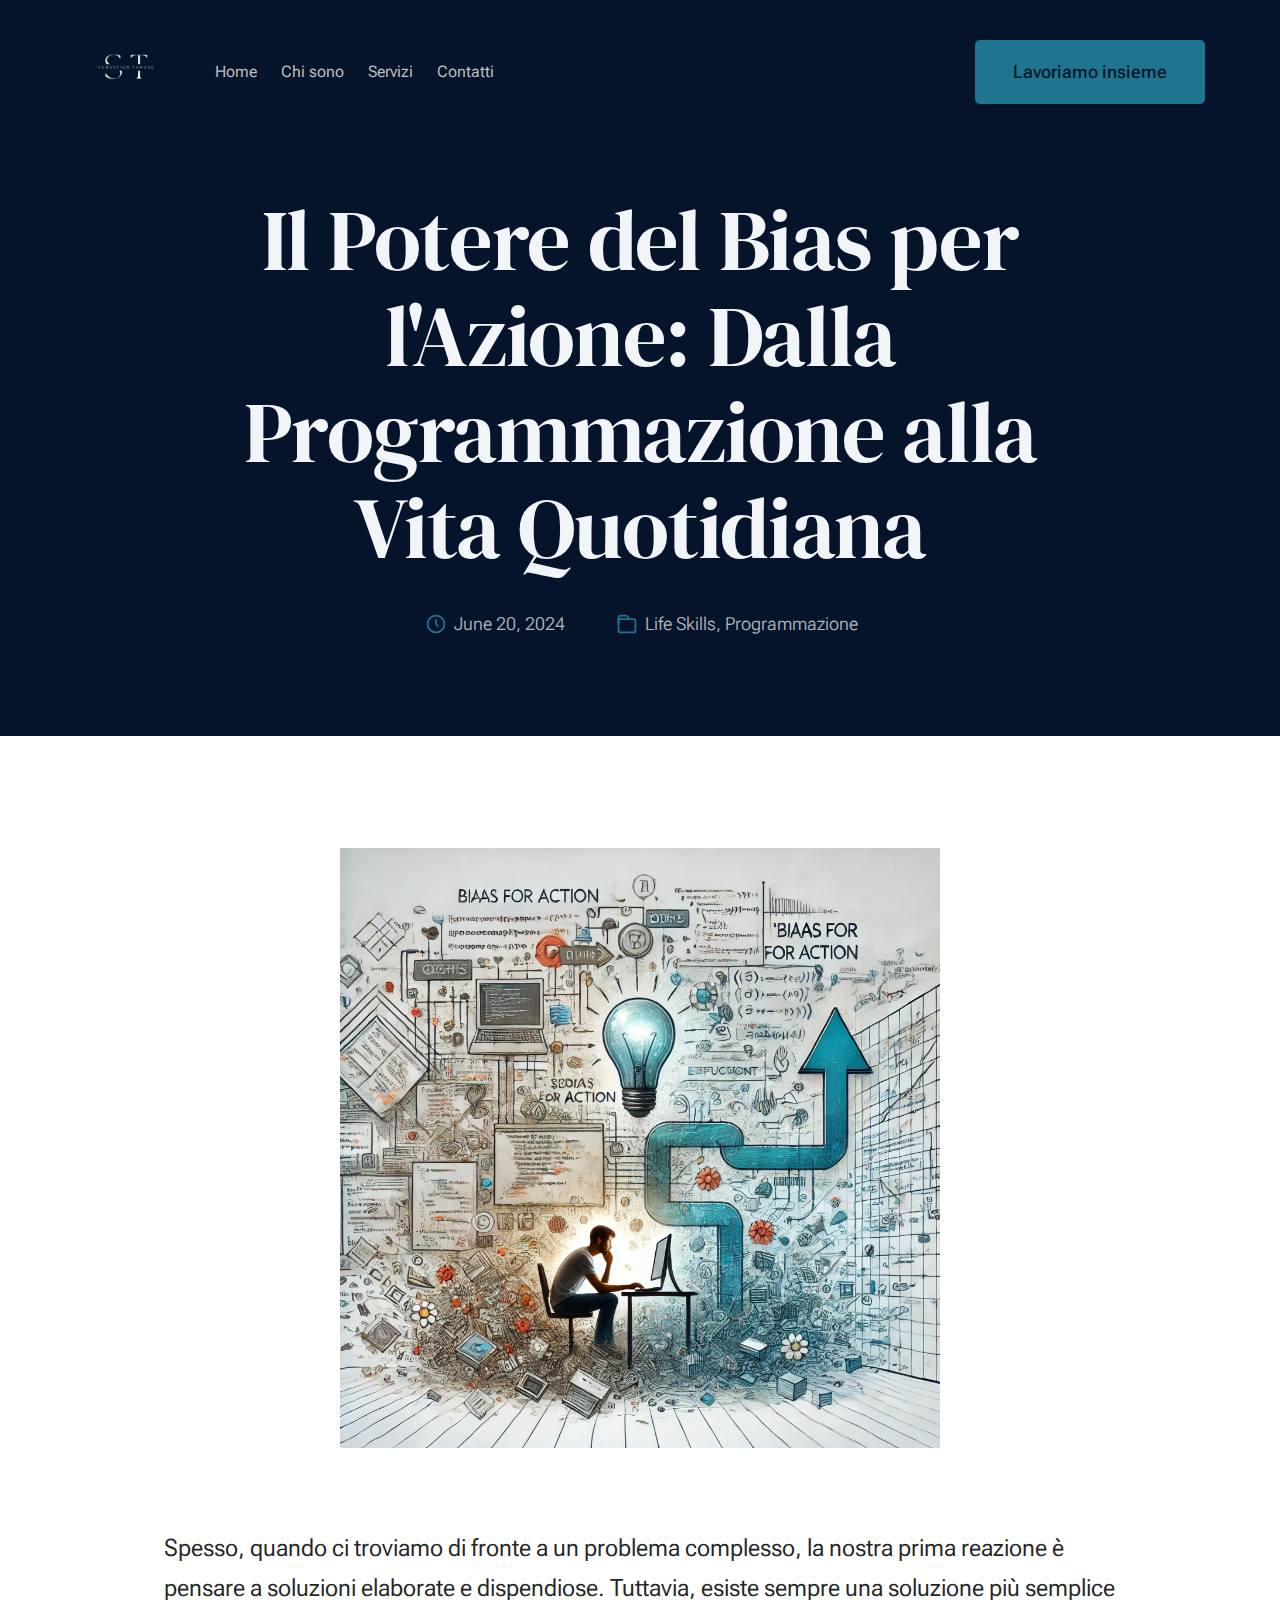
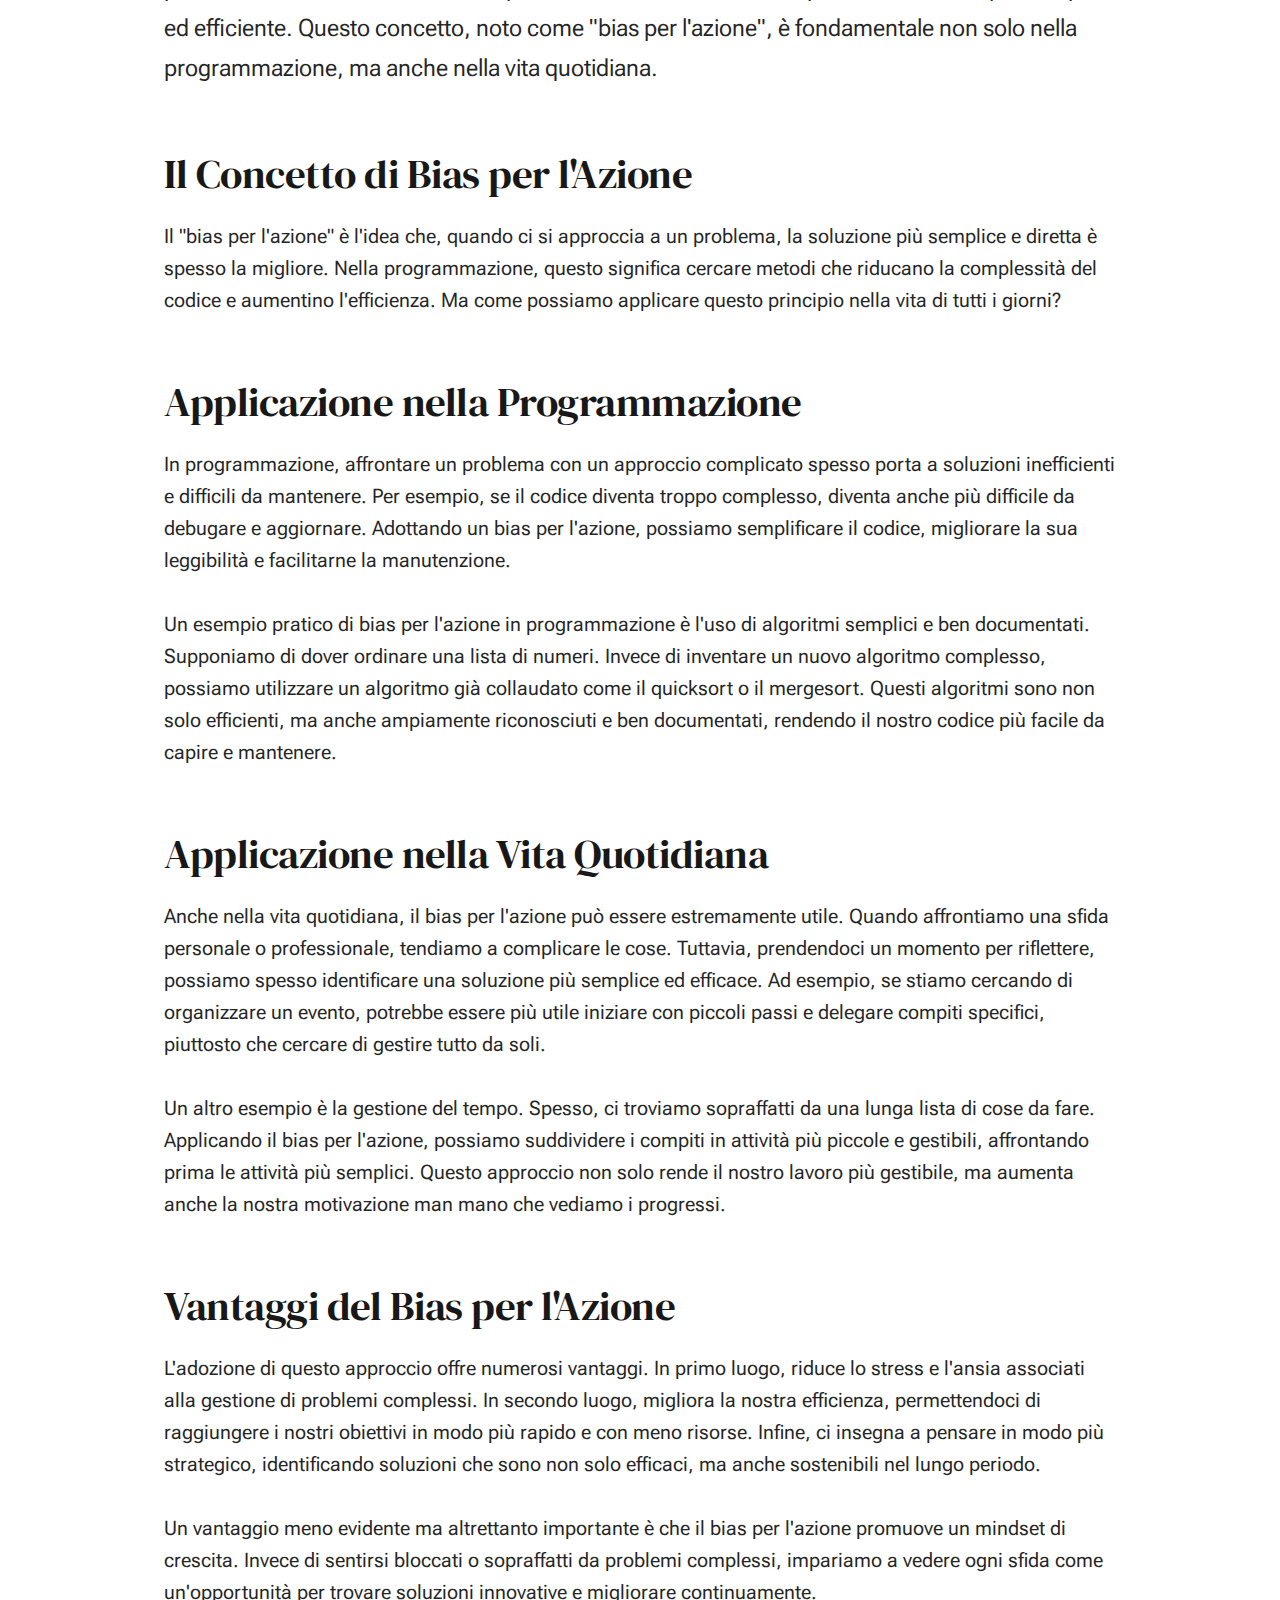
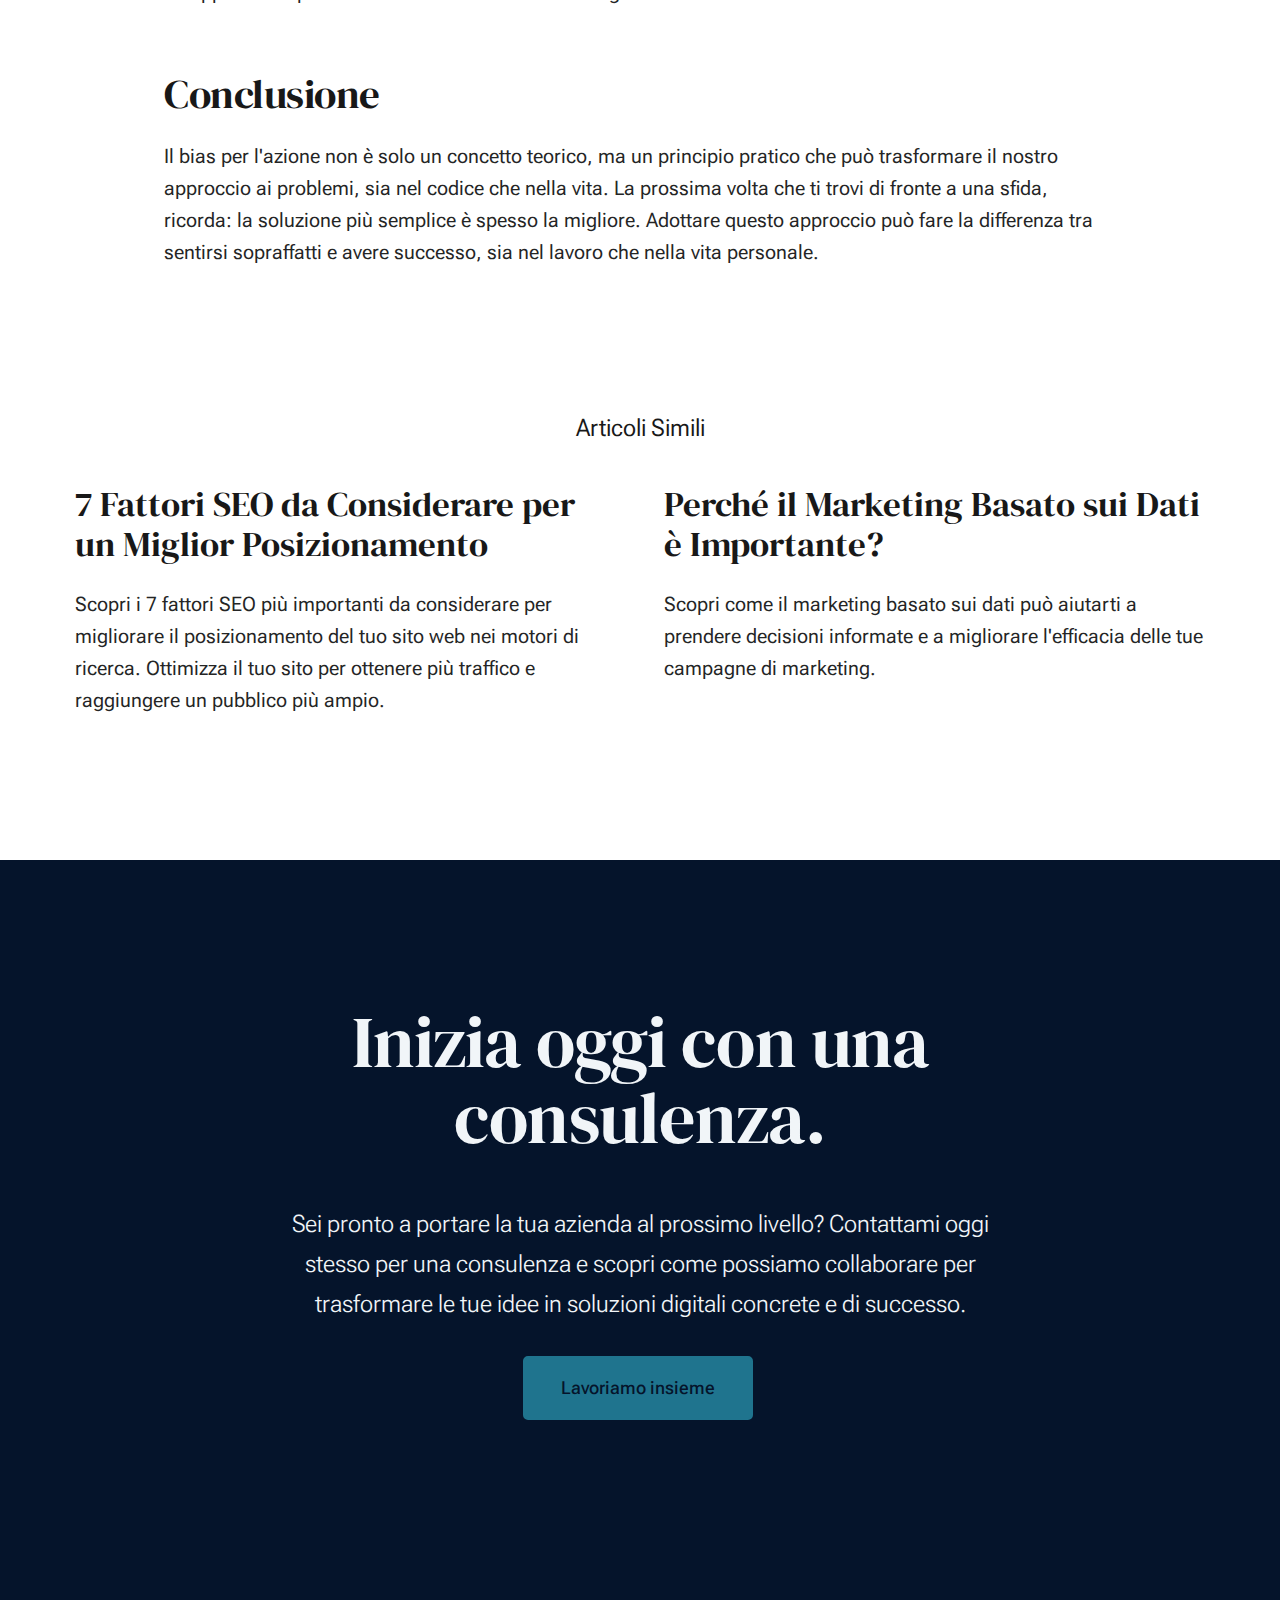
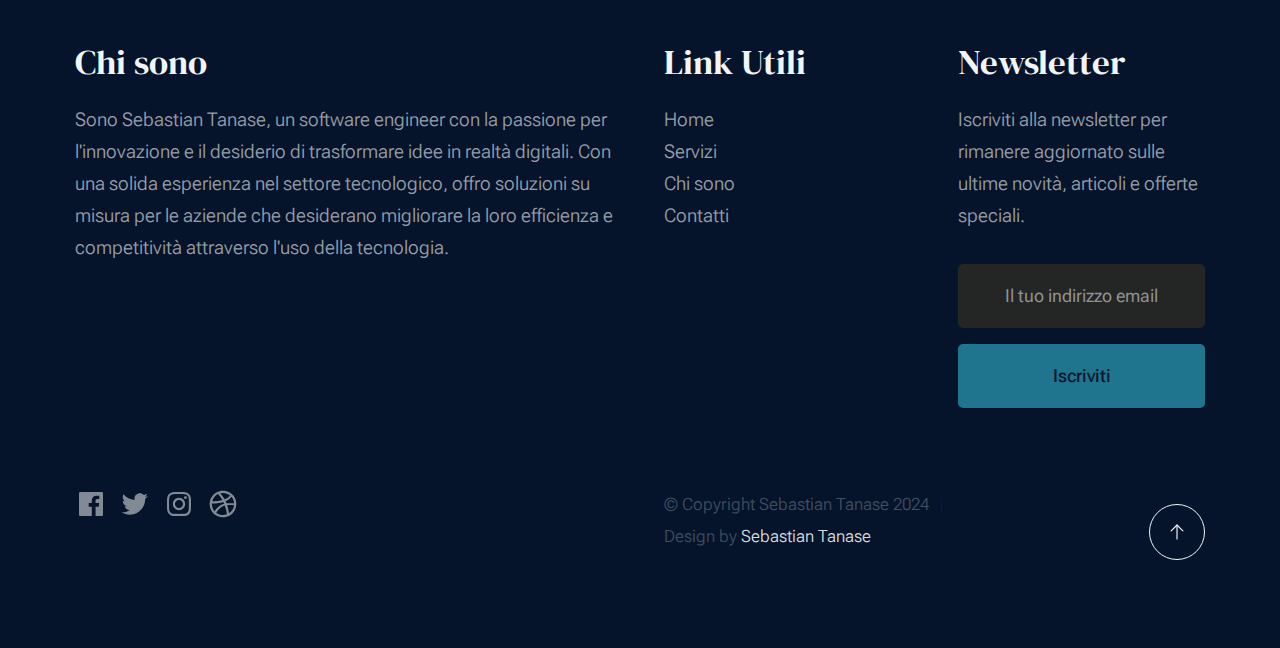
<file: biasperazione.html>
<!DOCTYPE html>
<html lang="en" class="no-js">
<head>
<!-- Google tag (gtag.js) -->
<script async src="https://www.googletagmanager.com/gtag/js?id=G-6HJQ1P0X9R"></script>
<script>
    window.dataLayer = window.dataLayer || [];
    function gtag(){dataLayer.push(arguments);}
    gtag('js', new Date());

    gtag('config', 'G-6HJQ1P0X9R');
</script>
    <!-- Basic Page Needs
    ================================================== -->
    <meta charset="utf-8">
    <meta name="viewport" content="width=device-width, initial-scale=1">
    <title>Il Potere del Bias per l'Azione: Dalla Programmazione alla Vita Quotidiana</title>

    <script>
        document.documentElement.classList.remove('no-js');
        document.documentElement.classList.add('js');
    </script>

    <!-- CSS
    ================================================== -->
    <link rel="stylesheet" href="css/vendor.css">
    <link rel="stylesheet" href="css/styles.css">

    <!-- Favicons
    ================================================== -->
    <link rel="apple-touch-icon" sizes="180x180" href="apple-touch-icon.png">
    <link rel="icon" type="image/png" sizes="32x32" href="favicon-32x32.png">
    <link rel="icon" type="image/png" sizes="16x16" href="favicon-16x16.png">
    <link rel="manifest" href="site.webmanifest">

</head>

<body id="top">

<!-- Preloader
================================================== -->
<div id="preloader">
    <div id="loader" class="dots-fade">
        <div></div>
        <div></div>
        <div></div>
    </div>
</div>

<!-- Page Wrap
================================================== -->
<div id="page" class="s-pagewrap">

    <!--aggiungo header-->
    <script src="components/header.js"></script>

    <!-- Site Main Content
    ================================================== -->
    <article id="content" class="s-content entry">
        <div class="s-pageheader entry__header">
            <div class="row">
                <div class="column xl-12">
                    <h1 class="entry__title">
                        Il Potere del Bias per l'Azione: Dalla Programmazione alla Vita Quotidiana
                    </h1> <!-- end entry__title -->
                    <div class="entry__meta">
                        <div class="entry__meta-date">
                            <svg width="24" height="24" fill="none" viewBox="0 0 24 24">
                                <circle cx="12" cy="12" r="7.25" stroke="currentColor" stroke-width="1.5"></circle>
                                <path stroke="currentColor" stroke-width="1.5" d="M12 8V12L14 14"></path>
                            </svg>
                            June 20, 2024
                        </div>
                        <div class="entry__meta-cat">
                            <svg width="24" height="24" fill="none" viewBox="0 0 24 24">
                                <path stroke="currentColor" stroke-linecap="round" stroke-linejoin="round" stroke-width="1.5" d="M19.25 17.25V9.75C19.25 8.64543 18.3546 7.75 17.25 7.75H4.75V17.25C4.75 18.3546 5.64543 19.25 6.75 19.25H17.25C18.3546 19.25 19.25 18.3546 19.25 17.25Z"></path>
                                <path stroke="currentColor" stroke-linecap="round" stroke-linejoin="round" stroke-width="1.5" d="M13.5 7.5L12.5685 5.7923C12.2181 5.14977 11.5446 4.75 10.8127 4.75H6.75C5.64543 4.75 4.75 5.64543 4.75 6.75V11"></path>
                            </svg>
                            <span class="cat-links">
                                    <a>Life Skills</a>
                                    <a>Programmazione</a>
                                </span>
                        </div>
                    </div> <!-- end entry__meta -->
                </div>
            </div>
        </div> <!-- end entry__header -->

        <div class="s-pagecontent entry__content">
            <div class="row entry__media">
                <div class="column xl-12">
                    <figure class="featured-image" style="display: flex; justify-content: center; align-items: center; width: 100%;">
                        <img src="images/thumbs/biasperazione/thumb.webp" style="width: 100%; max-width: 600px; height: auto; display: block; margin: 0 auto;" alt="Bias per l'Azione"/>
                    </figure>
                </div>
            </div> <!-- end entry__media -->

            <div class="row entry__primary width-narrower">
                <div class="column xl-12">
                    <p class="lead">
                        Spesso, quando ci troviamo di fronte a un problema complesso, la nostra prima reazione è pensare a soluzioni elaborate e dispendiose. Tuttavia, esiste sempre una soluzione più semplice ed efficiente. Questo concetto, noto come "bias per l'azione", è fondamentale non solo nella programmazione, ma anche nella vita quotidiana.
                    </p>

                    <h2>Il Concetto di Bias per l'Azione</h2>
                    <p>
                        Il "bias per l'azione" è l'idea che, quando ci si approccia a un problema, la soluzione più semplice e diretta è spesso la migliore. Nella programmazione, questo significa cercare metodi che riducano la complessità del codice e aumentino l'efficienza. Ma come possiamo applicare questo principio nella vita di tutti i giorni?
                    </p>

                    <h2>Applicazione nella Programmazione</h2>
                    <p>
                        In programmazione, affrontare un problema con un approccio complicato spesso porta a soluzioni inefficienti e difficili da mantenere. Per esempio, se il codice diventa troppo complesso, diventa anche più difficile da debugare e aggiornare. Adottando un bias per l'azione, possiamo semplificare il codice, migliorare la sua leggibilità e facilitarne la manutenzione.
                    </p>

                    <p>
                        Un esempio pratico di bias per l'azione in programmazione è l'uso di algoritmi semplici e ben documentati. Supponiamo di dover ordinare una lista di numeri. Invece di inventare un nuovo algoritmo complesso, possiamo utilizzare un algoritmo già collaudato come il quicksort o il mergesort. Questi algoritmi sono non solo efficienti, ma anche ampiamente riconosciuti e ben documentati, rendendo il nostro codice più facile da capire e mantenere.
                    </p>

                    <h2>Applicazione nella Vita Quotidiana</h2>
                    <p>
                        Anche nella vita quotidiana, il bias per l'azione può essere estremamente utile. Quando affrontiamo una sfida personale o professionale, tendiamo a complicare le cose. Tuttavia, prendendoci un momento per riflettere, possiamo spesso identificare una soluzione più semplice ed efficace. Ad esempio, se stiamo cercando di organizzare un evento, potrebbe essere più utile iniziare con piccoli passi e delegare compiti specifici, piuttosto che cercare di gestire tutto da soli.
                    </p>

                    <p>
                        Un altro esempio è la gestione del tempo. Spesso, ci troviamo sopraffatti da una lunga lista di cose da fare. Applicando il bias per l'azione, possiamo suddividere i compiti in attività più piccole e gestibili, affrontando prima le attività più semplici. Questo approccio non solo rende il nostro lavoro più gestibile, ma aumenta anche la nostra motivazione man mano che vediamo i progressi.
                    </p>

                    <h2>Vantaggi del Bias per l'Azione</h2>
                    <p>
                        L'adozione di questo approccio offre numerosi vantaggi. In primo luogo, riduce lo stress e l'ansia associati alla gestione di problemi complessi. In secondo luogo, migliora la nostra efficienza, permettendoci di raggiungere i nostri obiettivi in modo più rapido e con meno risorse. Infine, ci insegna a pensare in modo più strategico, identificando soluzioni che sono non solo efficaci, ma anche sostenibili nel lungo periodo.
                    </p>

                    <p>
                        Un vantaggio meno evidente ma altrettanto importante è che il bias per l'azione promuove un mindset di crescita. Invece di sentirsi bloccati o sopraffatti da problemi complessi, impariamo a vedere ogni sfida come un'opportunità per trovare soluzioni innovative e migliorare continuamente.
                    </p>

                    <h2>Conclusione</h2>
                    <p>
                        Il bias per l'azione non è solo un concetto teorico, ma un principio pratico che può trasformare il nostro approccio ai problemi, sia nel codice che nella vita. La prossima volta che ti trovi di fronte a una sfida, ricorda: la soluzione più semplice è spesso la migliore. Adottare questo approccio può fare la differenza tra sentirsi sopraffatti e avere successo, sia nel lavoro che nella vita personale.
                    </p>
                </div> <!-- end column -->
            </div> <!-- end entry__primary -->

            <div class="row related-posts">
                <div class="column xl-12">
                    <h4 class="text-center">Articoli Simili</h4>
                    <div class="grid-list-items">
                        <div class="grid-list-items__item blog-card">
                            <div class="blog-card__header">
                                <h3 class="blog-card__title"><a href="fattoriseo.html">7 Fattori SEO da Considerare per un Miglior Posizionamento</a></h3>
                            </div>
                            <div class="blog-card__text">
                                <p>
                                    Scopri i 7 fattori SEO più importanti da considerare per migliorare il posizionamento del tuo sito web nei motori di ricerca. Ottimizza il tuo sito per ottenere più traffico e raggiungere un pubblico più ampio.
                                </p>
                            </div>
                        </div> <!-- end blog-card -->
                        <div class="grid-list-items__item blog-card">
                            <div class="blog-card__header">
                                <h3 class="blog-card__title"><a href="marketingdati.html">Perché il Marketing Basato sui Dati è Importante?</a></h3>
                            </div>
                            <div class="blog-card__text">
                                <p>
                                    Scopri come il marketing basato sui dati può aiutarti a prendere decisioni informate e a migliorare l'efficacia delle tue campagne di marketing.
                                </p>
                            </div>
                        </div> <!-- end blog card -->
                    </div> <!-- end grid-list-items -->
                </div> <!-- end column -->
            </div> <!-- end related-posts -->
        </div> <!-- end entry__content -->
    </article> <!-- s-content entry-->

    <!-- CTA
    ================================================== -->
    <section id="cta" class="s-cta">
        <div class="row row-x-center text-center">
            <div class="column xl-8 lg-12">
                <div class="s-cta__content">
                    <h2 class="text-display-title">
                        Inizia oggi con una consulenza.
                    </h2>
                    <p class="lead">
                        Sei pronto a portare la tua azienda al prossimo livello? Contattami oggi stesso per una consulenza e scopri come possiamo collaborare per trasformare le tue idee in soluzioni digitali concrete e di successo.
                    </p>
                    <a href="contact.html" class="btn btn--primary">Lavoriamo insieme</a>
                </div>
            </div>
        </div>
    </section> <!-- end s-cta -->

    <!--aggiungo footer-->
    <script src="components/footer.js"></script>

</div> <!-- end page-wrap -->

<!-- Java Script
================================================== -->
<script src="js/plugins.js"></script>
<script src="js/main.js"></script>

</body>
</html>
</file>
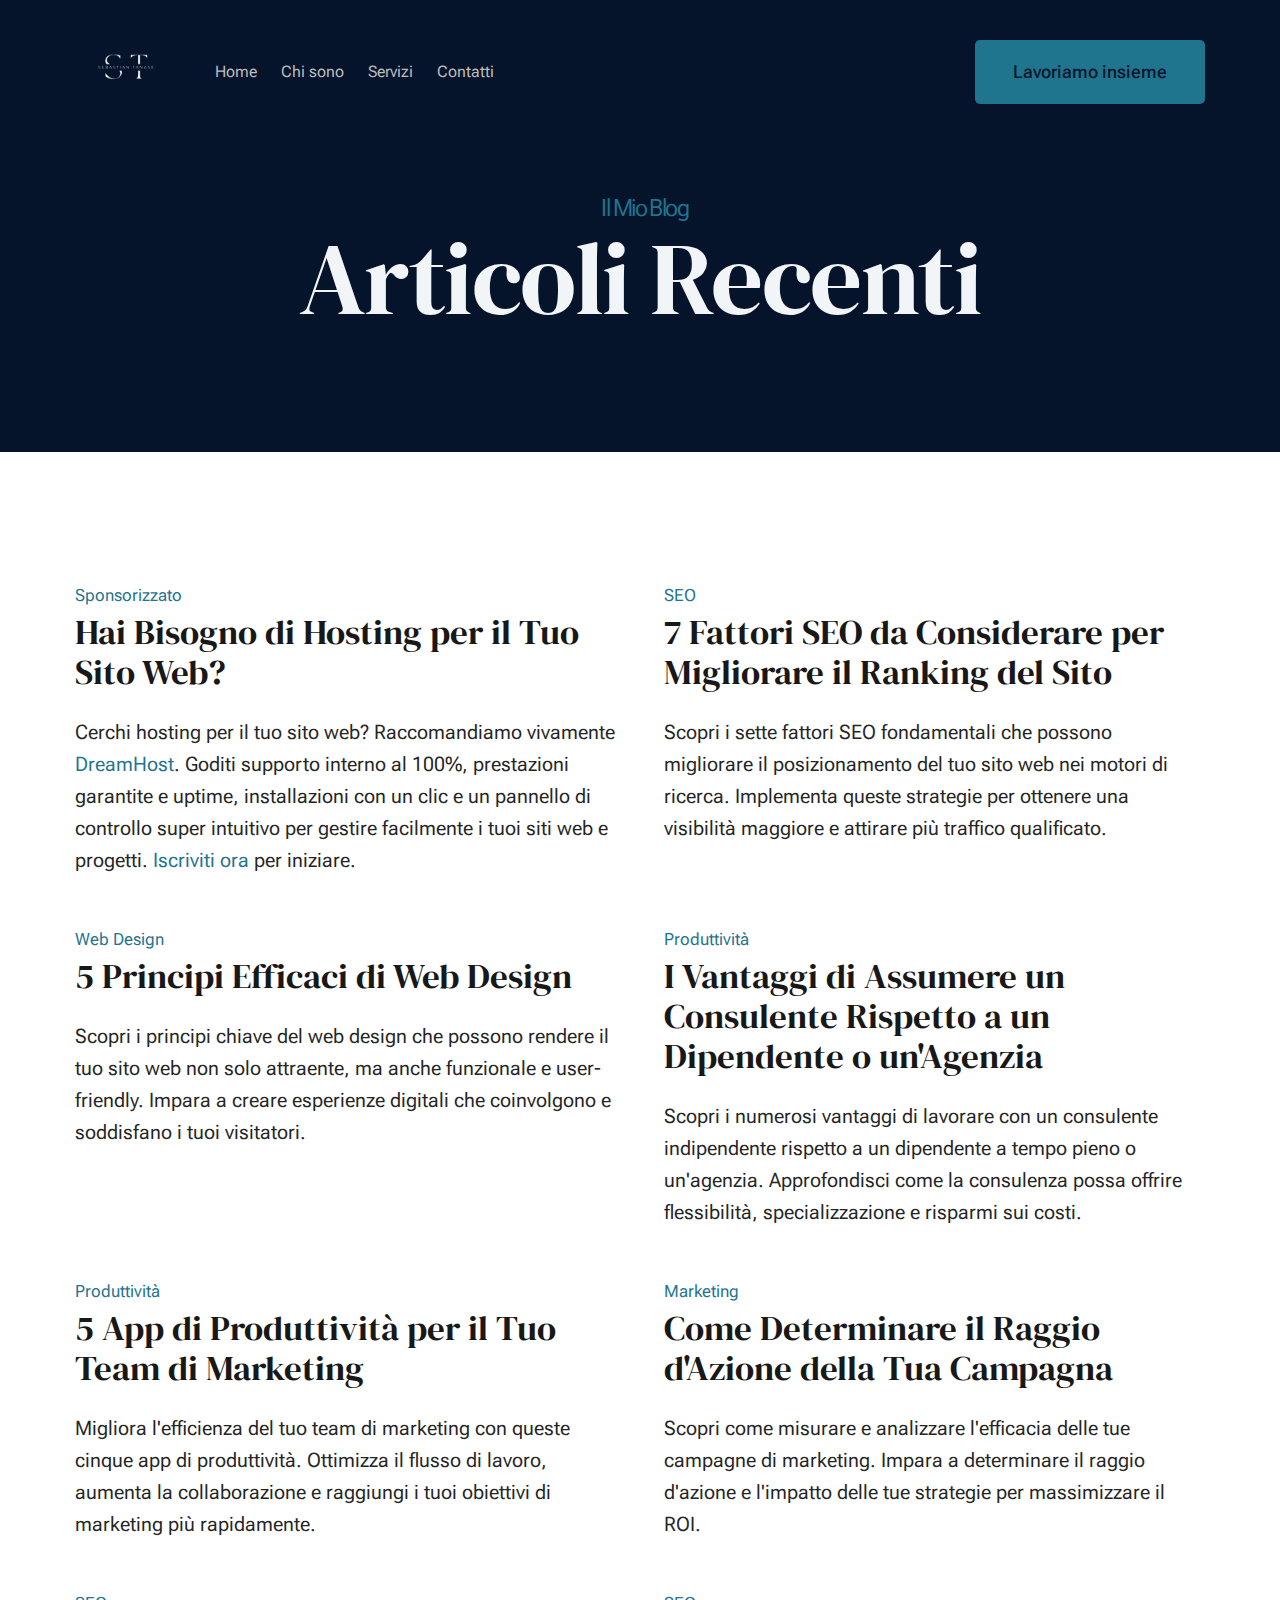
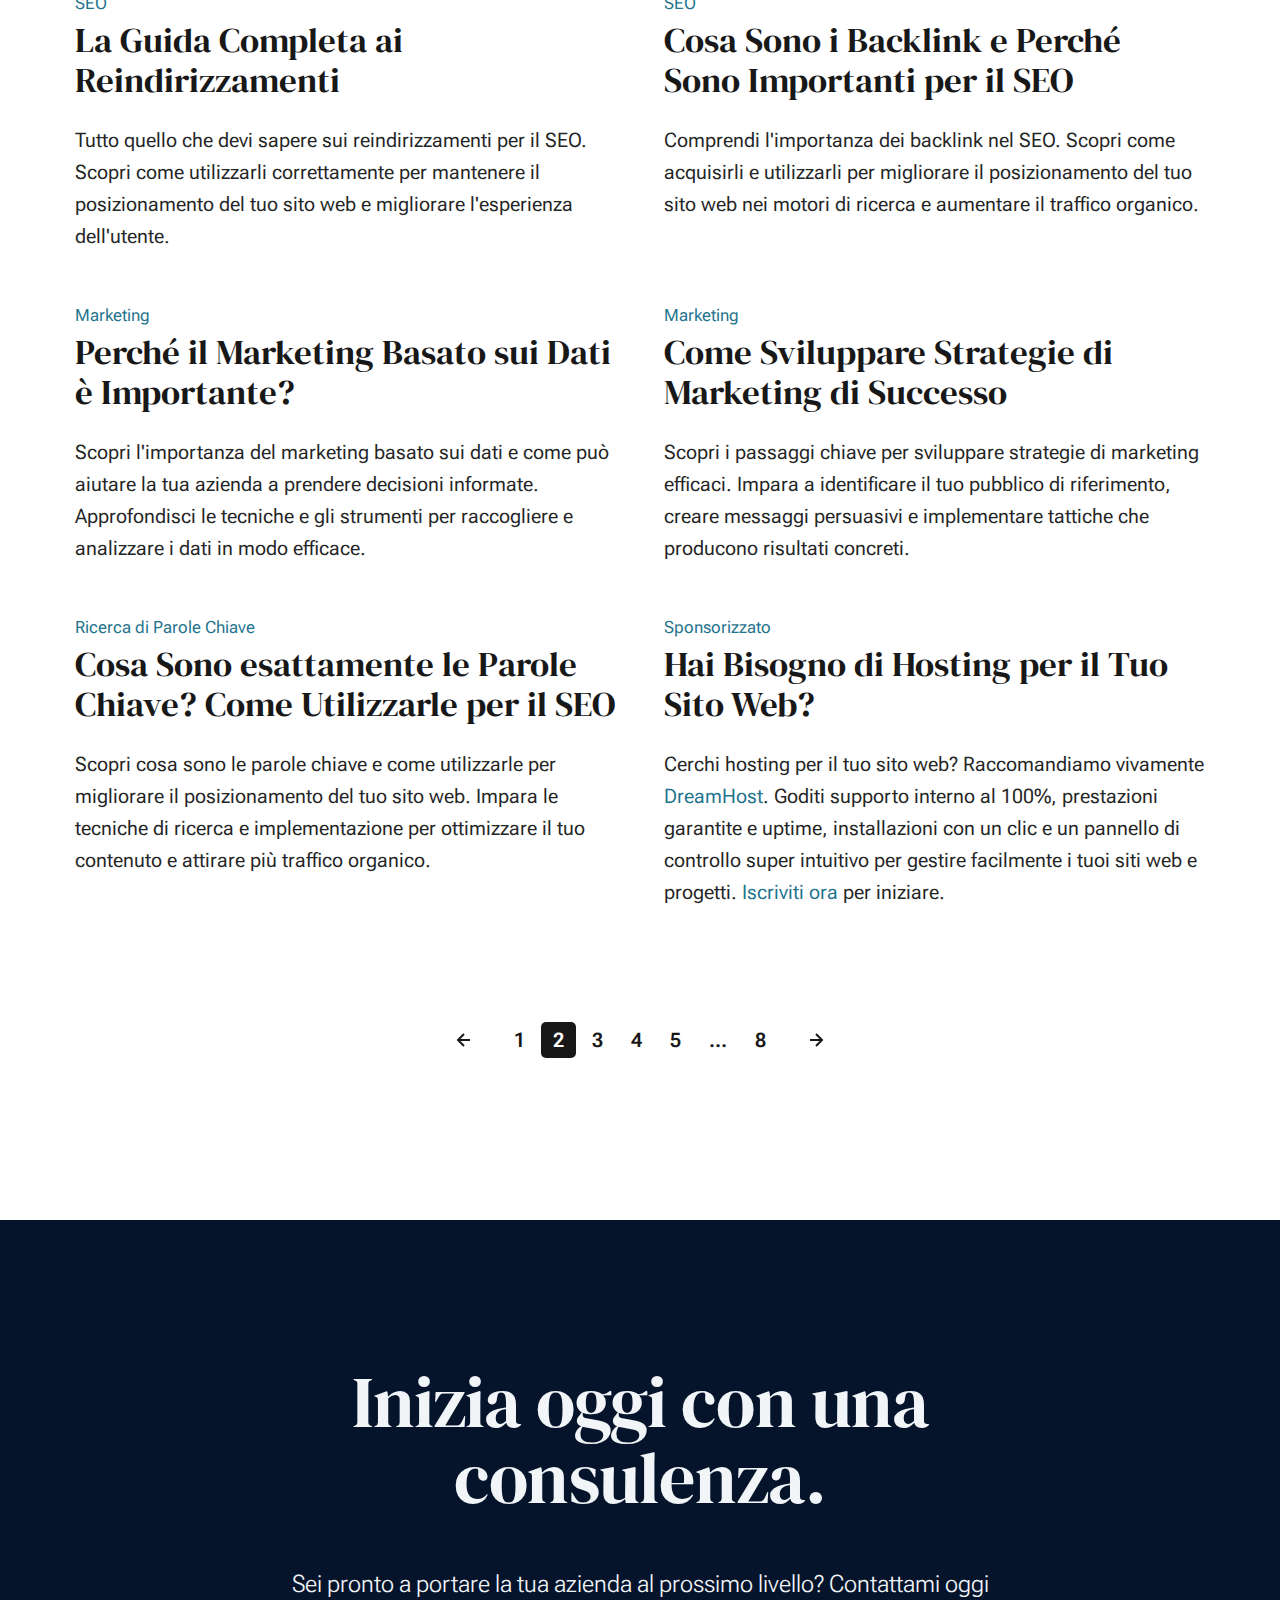
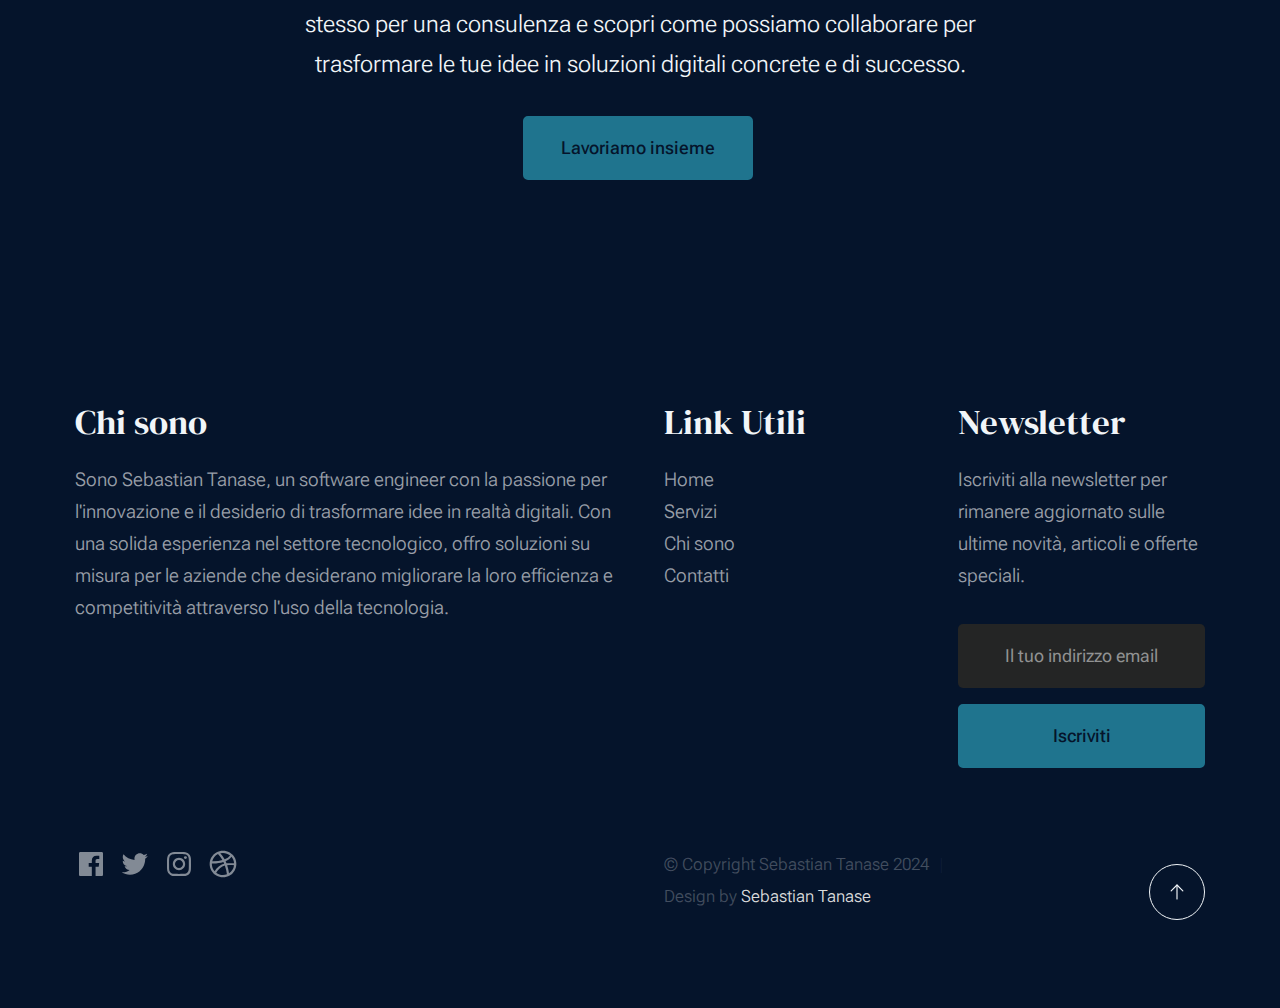
<file: blog.html>
<!DOCTYPE html>
<html lang="en" class="no-js">
<head>
    <!-- Basic Page Needs
    ================================================== -->
    <meta charset="utf-8">
    <meta name="viewport" content="width=device-width, initial-scale=1">
    <title>Blog - Sebastian Tanase</title>

    <script>
        document.documentElement.classList.remove('no-js');
        document.documentElement.classList.add('js');
    </script>

    <!-- CSS
    ================================================== -->
    <link rel="stylesheet" href="css/vendor.css">
    <link rel="stylesheet" href="css/styles.css">

    <!-- Favicons
    ================================================== -->
    <link rel="apple-touch-icon" sizes="180x180" href="apple-touch-icon.png">
    <link rel="icon" type="image/png" sizes="32x32" href="favicon-32x32.png">
    <link rel="icon" type="image/png" sizes="16x16" href="favicon-16x16.png">
    <link rel="manifest" href="site.webmanifest">
</head>

<body id="top">
<!-- Preloader
================================================== -->
<div id="preloader">
    <div id="loader" class="dots-fade">
        <div></div>
        <div></div>
        <div></div>
    </div>
</div>

<!-- Page Wrap
================================================== -->
<div id="page" class="s-pagewrap">
    <!-- Header -->
    <script src="components/header.js"></script>

    <!-- Site Main Content
    ================================================== -->
    <section id="content" class="s-content">
        <section class="s-pageheader pageheader">
            <div class="row">
                <div class="column xl-12">
                    <h1 class="page-title">
                        <span class="page-title__small-type text-pretitle">Il Mio Blog</span>
                        Articoli Recenti
                    </h1>
                </div>
            </div>
        </section>

        <section class="s-pagecontent pagecontent">
            <div class="row">
                <div class="column xl-12 grid-block">
                    <div class="grid-full grid-list-items">
                        <div class="grid-list-items__item blog-card">
                            <div class="blog-card__header">
                                <div class="blog-card__cat-links">
                                    <a>Sponsorizzato</a>
                                </div>
                                <h3 class="blog-card__title"><a href="https://www.dreamhost.com/r.cgi?287326">Hai Bisogno di Hosting per il Tuo Sito Web?</a></h3>
                            </div>
                            <div class="blog-card__text">
                                <p>
                                    Cerchi hosting per il tuo sito web? Raccomandiamo vivamente <a href="https://www.dreamhost.com/r.cgi?287326">DreamHost</a>.
                                    Goditi supporto interno al 100%, prestazioni garantite e uptime, installazioni con un clic e un pannello di controllo super intuitivo per gestire facilmente i tuoi siti web e progetti. <a href="https://www.dreamhost.com/r.cgi?287326">Iscriviti ora</a> per iniziare.
                                </p>
                            </div>
                        </div> <!-- end blog-card -->

                        <div class="grid-list-items__item blog-card">
                            <div class="blog-card__header">
                                <div class="blog-card__cat-links">
                                    <a>SEO</a>
                                </div>
                                <h3 class="blog-card__title"><a href="fattoriseo.html">7 Fattori SEO da Considerare per Migliorare il Ranking del Sito</a></h3>
                            </div>
                            <div class="blog-card__text">
                                <p>
                                    Scopri i sette fattori SEO fondamentali che possono migliorare il posizionamento del tuo sito web nei motori di ricerca. Implementa queste strategie per ottenere una visibilità maggiore e attirare più traffico qualificato.
                                </p>
                            </div>
                        </div> <!-- end blog-card -->

                        <div class="grid-list-items__item blog-card">
                            <div class="blog-card__header">
                                <div class="blog-card__cat-links">
                                    <a >Web Design</a>
                                </div>
                                <h3 class="blog-card__title"><a href="fattoriseo.html">5 Principi Efficaci di Web Design</a></h3>
                            </div>
                            <div class="blog-card__text">
                                <p>
                                    Scopri i principi chiave del web design che possono rendere il tuo sito web non solo attraente, ma anche funzionale e user-friendly. Impara a creare esperienze digitali che coinvolgono e soddisfano i tuoi visitatori.
                                </p>
                            </div>
                        </div> <!-- end blog card -->

                        <div class="grid-list-items__item blog-card">
                            <div class="blog-card__header">
                                <div class="blog-card__cat-links">
                                    <a >Produttività</a>
                                </div>
                                <h3 class="blog-card__title"><a href="fattoriseo.html">I Vantaggi di Assumere un Consulente Rispetto a un Dipendente o un'Agenzia</a></h3>
                            </div>
                            <div class="blog-card__text">
                                <p>
                                    Scopri i numerosi vantaggi di lavorare con un consulente indipendente rispetto a un dipendente a tempo pieno o un'agenzia. Approfondisci come la consulenza possa offrire flessibilità, specializzazione e risparmi sui costi.
                                </p>
                            </div>
                        </div> <!-- end blog-card -->

                        <div class="grid-list-items__item blog-card">
                            <div class="blog-card__header">
                                <div class="blog-card__cat-links">
                                    <a >Produttività</a>
                                </div>
                                <h3 class="blog-card__title"><a href="fattoriseo.html">5 App di Produttività per il Tuo Team di Marketing</a></h3>
                            </div>
                            <div class="blog-card__text">
                                <p>
                                    Migliora l'efficienza del tuo team di marketing con queste cinque app di produttività. Ottimizza il flusso di lavoro, aumenta la collaborazione e raggiungi i tuoi obiettivi di marketing più rapidamente.
                                </p>
                            </div>
                        </div> <!-- end blog-card -->

                        <div class="grid-list-items__item blog-card">
                            <div class="blog-card__header">
                                <div class="blog-card__cat-links">
                                    <a >Marketing</a>
                                </div>
                                <h3 class="blog-card__title"><a href="fattoriseo.html">Come Determinare il Raggio d'Azione della Tua Campagna</a></h3>
                            </div>
                            <div class="blog-card__text">
                                <p>
                                    Scopri come misurare e analizzare l'efficacia delle tue campagne di marketing. Impara a determinare il raggio d'azione e l'impatto delle tue strategie per massimizzare il ROI.
                                </p>
                            </div>
                        </div> <!-- end blog-card -->

                        <div class="grid-list-items__item blog-card">
                            <div class="blog-card__header">
                                <div class="blog-card__cat-links">
                                    <a >SEO</a>
                                </div>
                                <h3 class="blog-card__title"><a href="fattoriseo.html">La Guida Completa ai Reindirizzamenti</a></h3>
                            </div>
                            <div class="blog-card__text">
                                <p>
                                    Tutto quello che devi sapere sui reindirizzamenti per il SEO. Scopri come utilizzarli correttamente per mantenere il posizionamento del tuo sito web e migliorare l'esperienza dell'utente.
                                </p>
                            </div>
                        </div> <!-- end blog card -->

                        <div class="grid-list-items__item blog-card">
                            <div class="blog-card__header">
                                <div class="blog-card__cat-links">
                                    <a >SEO</a>
                                </div>
                                <h3 class="blog-card__title"><a href="fattoriseo.html">Cosa Sono i Backlink e Perché Sono Importanti per il SEO</a></h3>
                            </div>
                            <div class="blog-card__text">
                                <p>
                                    Comprendi l'importanza dei backlink nel SEO. Scopri come acquisirli e utilizzarli per migliorare il posizionamento del tuo sito web nei motori di ricerca e aumentare il traffico organico.
                                </p>
                            </div>
                        </div> <!-- end blog-card -->

                        <div class="grid-list-items__item blog-card">
                            <div class="blog-card__header">
                                <div class="blog-card__cat-links">
                                    <a >Marketing</a>
                                </div>
                                <h3 class="blog-card__title"><a href="fattoriseo.html">Perché il Marketing Basato sui Dati è Importante?</a></h3>
                            </div>
                            <div class="blog-card__text">
                                <p>
                                    Scopri l'importanza del marketing basato sui dati e come può aiutare la tua azienda a prendere decisioni informate. Approfondisci le tecniche e gli strumenti per raccogliere e analizzare i dati in modo efficace.
                                </p>
                            </div>
                        </div> <!-- end blog card -->

                        <div class="grid-list-items__item blog-card">
                            <div class="blog-card__header">
                                <div class="blog-card__cat-links">
                                    <a >Marketing</a>
                                </div>
                                <h3 class="blog-card__title"><a href="fattoriseo.html">Come Sviluppare Strategie di Marketing di Successo</a></h3>
                            </div>
                            <div class="blog-card__text">
                                <p>
                                    Scopri i passaggi chiave per sviluppare strategie di marketing efficaci. Impara a identificare il tuo pubblico di riferimento, creare messaggi persuasivi e implementare tattiche che producono risultati concreti.
                                </p>
                            </div>
                        </div> <!-- end blog-card -->

                        <div class="grid-list-items__item blog-card">
                            <div class="blog-card__header">
                                <div class="blog-card__cat-links">
                                    <a >Ricerca di Parole Chiave</a>
                                </div>
                                <h3 class="blog-card__title"><a href="fattoriseo.html">Cosa Sono esattamente le Parole Chiave? Come Utilizzarle per il SEO</a></h3>
                            </div>
                            <div class="blog-card__text">
                                <p>
                                    Scopri cosa sono le parole chiave e come utilizzarle per migliorare il posizionamento del tuo sito web. Impara le tecniche di ricerca e implementazione per ottimizzare il tuo contenuto e attirare più traffico organico.
                                </p>
                            </div>
                        </div> <!-- end blog-card -->

                        <div class="grid-list-items__item blog-card">
                            <div class="blog-card__header">
                                <div class="blog-card__cat-links">
                                    <a >Sponsorizzato</a>
                                </div>
                                <h3 class="blog-card__title"><a href="https://www.dreamhost.com/r.cgi?287326">Hai Bisogno di Hosting per il Tuo Sito Web?</a></h3>
                            </div>
                            <div class="blog-card__text">
                                <p>
                                    Cerchi hosting per il tuo sito web? Raccomandiamo vivamente <a href="https://www.dreamhost.com/r.cgi?287326">DreamHost</a>.
                                    Goditi supporto interno al 100%, prestazioni garantite e uptime, installazioni con un clic e un pannello di controllo super intuitivo per gestire facilmente i tuoi siti web e progetti. <a href="https://www.dreamhost.com/r.cgi?287326">Iscriviti ora</a> per iniziare.
                                </p>
                            </div>
                        </div> <!-- end blog card -->
                    </div> <!-- grid-list-items -->
                </div> <!-- end grid-block-->
            </div> <!-- end row -->

            <!-- Pagination -->
            <div class="row navigation pagination">
                <div class="column xl-12">
                    <nav class="pgn">
                        <ul>
                            <li>
                                <a class="pgn__prev" href="#0">
                                    <svg xmlns="http://www.w3.org/2000/svg" width="24" height="24" viewBox="0 0 24 24"><path d="M12.707 17.293L8.414 13H18v-2H8.414l4.293-4.293-1.414-1.414L4.586 12l6.707 6.707z"/></svg>
                                </a>
                            </li>
                            <li><a class="pgn__num" href="#0">1</a></li>
                            <li><span class="pgn__num current">2</span></li>
                            <li><a class="pgn__num" href="#0">3</a></li>
                            <li><a class="pgn__num" href="#0">4</a></li>
                            <li><a class="pgn__num" href="#0">5</a></li>
                            <li><span class="pgn__num dots">…</span></li>
                            <li><a class="pgn__num" href="#0">8</a></li>
                            <li>
                                <a class="pgn__next" href="#0">
                                    <svg xmlns="http://www.w3.org/2000/svg" width="24" height="24" viewBox="0 0 24 24"><path d="M11.293 17.293l1.414 1.414L19.414 12l-6.707-6.707-1.414 1.414L15.586 11H6v2h9.586z"/></svg>
                                </a>
                            </li>
                        </ul>
                    </nav>
                </div> <!-- end column -->
            </div> <!-- end pagination -->

        </section>
    </section> <!-- s-content -->

    <!-- Call to Action
    ================================================== -->
    <section id="cta" class="s-cta">
        <div class="row row-x-center text-center">
            <div class="column xl-8 lg-12">
                <div class="s-cta__content">
                    <h2 class="text-display-title">
                        Inizia oggi con una consulenza.
                    </h2>
                    <p class="lead">
                        Sei pronto a portare la tua azienda al prossimo livello? Contattami oggi stesso per una consulenza e scopri come possiamo collaborare per trasformare le tue idee in soluzioni digitali concrete e di successo.
                    </p>
                    <a href="contact.html" class="btn btn--primary">Lavoriamo insieme</a>
                </div>
            </div>
        </div>
    </section> <!-- end s-cta -->

    <!-- Footer -->
    <script src="components/footer.js"></script>
</div> <!-- end page-wrap -->

<!-- JavaScript
================================================== -->
<script src="js/plugins.js"></script>
<script src="js/main.js"></script>
</body>
</html>
</file>
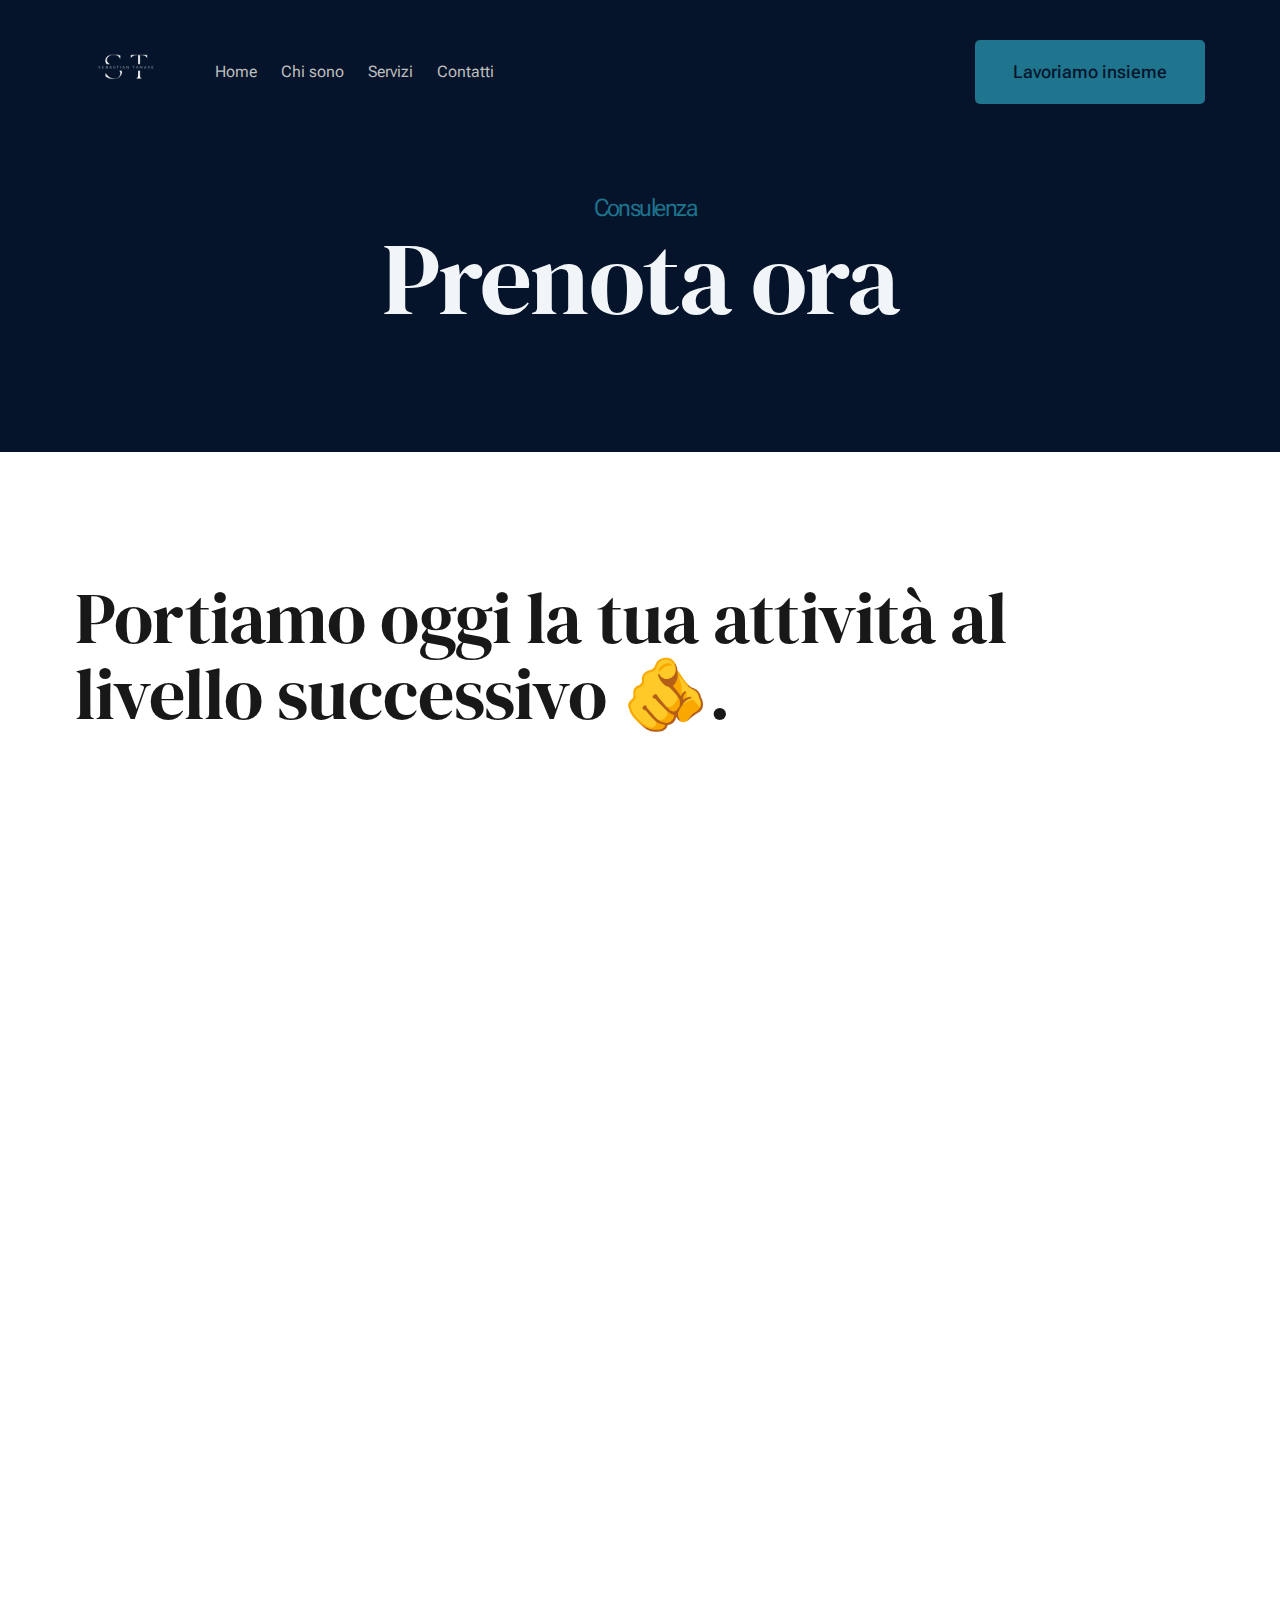
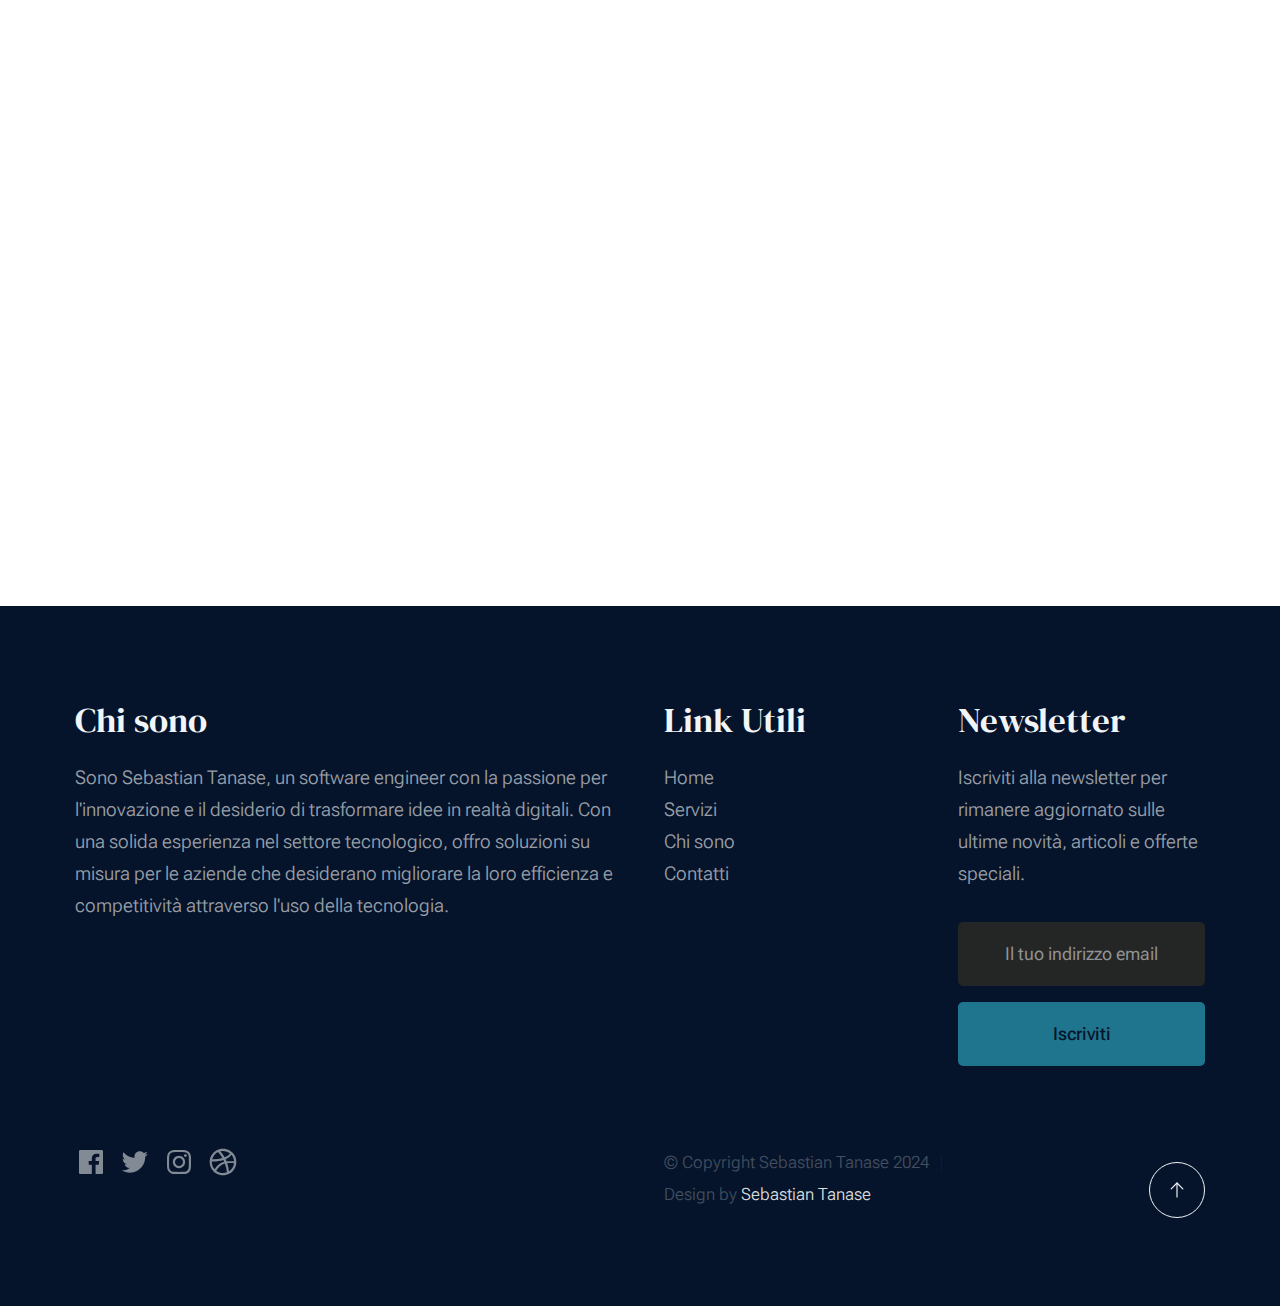
<file: contact.html>
<!DOCTYPE html>
<html lang="en" class="no-js" >
<head>

    <!--- basic page needs
    ================================================== -->
    <meta charset="utf-8">
    <meta name="viewport" content="width=device-width, initial-scale=1">
    <title>Contact - Monica</title>

    <script>
        document.documentElement.classList.remove('no-js');
        document.documentElement.classList.add('js');
    </script>

    <!-- CSS
    ================================================== -->
    <link rel="stylesheet" href="css/vendor.css">
    <link rel="stylesheet" href="css/styles.css">

    <!-- favicons
    ================================================== -->
    <link rel="apple-touch-icon" sizes="180x180" href="apple-touch-icon.png">
    <link rel="icon" type="image/png" sizes="32x32" href="favicon-32x32.png">
    <link rel="icon" type="image/png" sizes="16x16" href="favicon-16x16.png">
    <link rel="manifest" href="site.webmanifest">

</head>


<body id="top">


    <!-- preloader
    ================================================== -->
    <div id="preloader">
        <div id="loader" class="dots-fade">
            <div></div>
            <div></div>
            <div></div>
        </div>
    </div>


    <!-- page wrap
    ================================================== -->
    <div id="page" class="s-pagewrap">


        <!--aggiungo header-->
        <script src="components/header.js"></script>


        <!-- # site main content
        ================================================== -->
        <section id="content" class="s-content">

               <section class="s-pageheader pageheader">
                    <div class="row">
                        <div class="column xl-12">
                            <h1 class="page-title">
                                <span class="page-title__small-type text-pretitle">Consulenza</span>
                                Prenota ora
                            </h1>                            
                        </div>
                    </div>
               </section> <!--pageheader -->

               <section class="s-pagecontent pagecontent">

                    <div class="row pageintro">
                        <div class="column xl-12 lg-12 center">
                            <h2 class="text-display-title center">
                                Portiamo oggi la tua attività al livello successivo 🫵.</h2>
                        </div>
                        <!--<div class="column xl-6 lg-12 u-flexitem-x-right">
                            <p class="lead">
                            Lorem ipsum dolor sit amet consectetur, adipisicing elit. Alias eos quas blanditiis, quos sint nostrum fugit aperiam 
                            inventore optio itaque molestias corporis, ipsa tenetur eligendi nihil iste porro, natus culpa consequuntur. Maxime, 
                            corporis tempore. Sed tenetur veritatis velit recusandae eum, molestiae voluptate ducimus laudantium esse illo. 
                            </p>
                        </div> -->
                    </div> <!-- pageintro -->

                   <!-- Calendly inline widget begin -->
                   <div class="calendly-inline-widget" data-url="https://calendly.com/sebastiantanase18/30min?hide_gdpr_banner=1" style="min-width:320px;height:1250px;"></div>
                   <script type="text/javascript" src="https://assets.calendly.com/assets/external/widget.js" async></script>
                   <!-- Calendly inline widget end -->
                    
                    <!--<div class="row pagemedia">
                        <d class="column xl-12">
                            <figure class="page-media">                                
                                <img src="images/thumbs/contact/contact-1200.jpg" 
                                     srcset="images/thumbs/contact/contact-2400.jpg 2400w, 
                                             images/thumbs/contact/contact-1200.jpg 1200w, 
                                             images/thumbs/contact/contact-600.jpg 600w" sizes="(max-width: 2400px) 100vw, 2400px" alt="">
                            </figure>
                        </d>
                    </div> &lt;!&ndash; pagemedia &ndash;&gt;
-->
                    <!--<div class="row width-narrower pagemain">
                        <div class="column xl-12">
                           &lt;!&ndash; <h2>Let's Work Together</h2>

                            <div class="row">
                                <div class="column xl-6 md-12 contact-cta">     
                                    <p>
                                    Lorem ipsum dolor sit, amet consectetur adipisicing elit. Deserunt quisquam voluptatibus debitis aperiam ratione. Officia, 
                                    suscipit iure, tenetur eum consequatur, consequuntur omnis accusamus odit quod pariatur excepturi architecto veniam. Soluta 
                                    modi dignissimos libero blanditiis at saepe doloribus temporibus illo facilis dolorem, aliquam obcaecati accusamus nihil 
                                    laboriosam, esse vel. Quod, vitae.
                                    </p>
        
                                    <a href="mailto:#0" class="btn btn&#45;&#45;primary u-fullwidth contact-btn">
                                        <svg xmlns="http://www.w3.org/2000/svg" width="24" height="24" viewBox="0 0 24 24" style="fill: rgba(0, 0, 0, 1);transform: ;msFilter:;"><path d="M20 4H4c-1.103 0-2 .897-2 2v12c0 1.103.897 2 2 2h16c1.103 0 2-.897 2-2V6c0-1.103-.897-2-2-2zm0 2v.511l-8 6.223-8-6.222V6h16zM4 18V9.044l7.386 5.745a.994.994 0 0 0 1.228 0L20 9.044 20.002 18H4z"></path></svg>
                                        Send Me An Email
                                    </a>
                                </div> &ndash;&gt;
                                <div class="column xl-5 md-12 u-flexitem-x-right">

                                    &lt;!&ndash;<div class="contact-block">
                                        <h6>Follow On Social</h6>
                                        <ul class="contact-social social-list">
                                            <li>
                                                <a href="#0">
                                                    <svg xmlns="http://www.w3.org/2000/svg" width="24" height="24" viewBox="0 0 24 24" style="fill:rgba(0, 0, 0, 1);transform:;-ms-filter:"><path d="M20,3H4C3.447,3,3,3.448,3,4v16c0,0.552,0.447,1,1,1h8.615v-6.96h-2.338v-2.725h2.338v-2c0-2.325,1.42-3.592,3.5-3.592 c0.699-0.002,1.399,0.034,2.095,0.107v2.42h-1.435c-1.128,0-1.348,0.538-1.348,1.325v1.735h2.697l-0.35,2.725h-2.348V21H20 c0.553,0,1-0.448,1-1V4C21,3.448,20.553,3,20,3z"></path></svg>
                                                    <span class="u-screen-reader-text">Facebook</span>
                                                </a>
                                            </li>
                                            <li>
                                                <a href="#0">
                                                    <svg xmlns="http://www.w3.org/2000/svg" width="24" height="24" viewBox="0 0 24 24" style="fill:rgba(0, 0, 0, 1);transform:;-ms-filter:"><path d="M19.633,7.997c0.013,0.175,0.013,0.349,0.013,0.523c0,5.325-4.053,11.461-11.46,11.461c-2.282,0-4.402-0.661-6.186-1.809 c0.324,0.037,0.636,0.05,0.973,0.05c1.883,0,3.616-0.636,5.001-1.721c-1.771-0.037-3.255-1.197-3.767-2.793 c0.249,0.037,0.499,0.062,0.761,0.062c0.361,0,0.724-0.05,1.061-0.137c-1.847-0.374-3.23-1.995-3.23-3.953v-0.05 c0.537,0.299,1.16,0.486,1.82,0.511C3.534,9.419,2.823,8.184,2.823,6.787c0-0.748,0.199-1.434,0.548-2.032 c1.983,2.443,4.964,4.04,8.306,4.215c-0.062-0.3-0.1-0.611-0.1-0.923c0-2.22,1.796-4.028,4.028-4.028 c1.16,0,2.207,0.486,2.943,1.272c0.91-0.175,1.782-0.512,2.556-0.973c-0.299,0.935-0.936,1.721-1.771,2.22 c0.811-0.088,1.597-0.312,2.319-0.624C21.104,6.712,20.419,7.423,19.633,7.997z"></path></svg>
                                                    <span class="u-screen-reader-text">Twitter</span>
                                                </a>
                                            </li>
                                            <li>
                                                <a href="#0">
                                                    <svg xmlns="http://www.w3.org/2000/svg" width="24" height="24" viewBox="0 0 24 24" style="fill:rgba(0, 0, 0, 1);transform:;-ms-filter:"><path d="M11.999,7.377c-2.554,0-4.623,2.07-4.623,4.623c0,2.554,2.069,4.624,4.623,4.624c2.552,0,4.623-2.07,4.623-4.624 C16.622,9.447,14.551,7.377,11.999,7.377L11.999,7.377z M11.999,15.004c-1.659,0-3.004-1.345-3.004-3.003 c0-1.659,1.345-3.003,3.004-3.003s3.002,1.344,3.002,3.003C15.001,13.659,13.658,15.004,11.999,15.004L11.999,15.004z"></path><circle cx="16.806" cy="7.207" r="1.078"></circle><path d="M20.533,6.111c-0.469-1.209-1.424-2.165-2.633-2.632c-0.699-0.263-1.438-0.404-2.186-0.42 c-0.963-0.042-1.268-0.054-3.71-0.054s-2.755,0-3.71,0.054C7.548,3.074,6.809,3.215,6.11,3.479C4.9,3.946,3.945,4.902,3.477,6.111 c-0.263,0.7-0.404,1.438-0.419,2.186c-0.043,0.962-0.056,1.267-0.056,3.71c0,2.442,0,2.753,0.056,3.71 c0.015,0.748,0.156,1.486,0.419,2.187c0.469,1.208,1.424,2.164,2.634,2.632c0.696,0.272,1.435,0.426,2.185,0.45 c0.963,0.042,1.268,0.055,3.71,0.055s2.755,0,3.71-0.055c0.747-0.015,1.486-0.157,2.186-0.419c1.209-0.469,2.164-1.424,2.633-2.633 c0.263-0.7,0.404-1.438,0.419-2.186c0.043-0.962,0.056-1.267,0.056-3.71s0-2.753-0.056-3.71C20.941,7.57,20.801,6.819,20.533,6.111z M19.315,15.643c-0.007,0.576-0.111,1.147-0.311,1.688c-0.305,0.787-0.926,1.409-1.712,1.711c-0.535,0.199-1.099,0.303-1.67,0.311 c-0.95,0.044-1.218,0.055-3.654,0.055c-2.438,0-2.687,0-3.655-0.055c-0.569-0.007-1.135-0.112-1.669-0.311 c-0.789-0.301-1.414-0.923-1.719-1.711c-0.196-0.534-0.302-1.099-0.311-1.669c-0.043-0.95-0.053-1.218-0.053-3.654 c0-2.437,0-2.686,0.053-3.655c0.007-0.576,0.111-1.146,0.311-1.687c0.305-0.789,0.93-1.41,1.719-1.712 c0.534-0.198,1.1-0.303,1.669-0.311c0.951-0.043,1.218-0.055,3.655-0.055c2.437,0,2.687,0,3.654,0.055 c0.571,0.007,1.135,0.112,1.67,0.311c0.786,0.303,1.407,0.925,1.712,1.712c0.196,0.534,0.302,1.099,0.311,1.669 c0.043,0.951,0.054,1.218,0.054,3.655c0,2.436,0,2.698-0.043,3.654H19.315z"></path></svg>
                                                    <span class="u-screen-reader-text">Instagram</span>
                                                </a>
                                            </li>
                                            <li>
                                                <a href="#0">
                                                    <svg xmlns="http://www.w3.org/2000/svg" width="24" height="24" viewBox="0 0 24 24" style="fill: rgba(0, 0, 0, 1);transform: ;msFilter:;"><path d="M20.66 6.98a9.932 9.932 0 0 0-3.641-3.64C15.486 2.447 13.813 2 12 2s-3.486.447-5.02 1.34c-1.533.893-2.747 2.107-3.64 3.64S2 10.187 2 12s.446 3.487 1.34 5.02a9.924 9.924 0 0 0 3.641 3.64C8.514 21.553 10.187 22 12 22s3.486-.447 5.02-1.34a9.932 9.932 0 0 0 3.641-3.64C21.554 15.487 22 13.813 22 12s-.446-3.487-1.34-5.02zM12 3.66c2 0 3.772.64 5.32 1.919-.92 1.174-2.286 2.14-4.1 2.9-1.002-1.813-2.088-3.327-3.261-4.54A7.715 7.715 0 0 1 12 3.66zM5.51 6.8a8.116 8.116 0 0 1 2.711-2.22c1.212 1.201 2.325 2.7 3.34 4.5-2 .6-4.114.9-6.341.9-.573 0-1.006-.013-1.3-.04A8.549 8.549 0 0 1 5.51 6.8zM3.66 12c0-.054.003-.12.01-.2.007-.08.01-.146.01-.2.254.014.641.02 1.161.02 2.666 0 5.146-.367 7.439-1.1.187.373.381.793.58 1.26-1.32.293-2.674 1.006-4.061 2.14S6.4 16.247 5.76 17.5c-1.4-1.587-2.1-3.42-2.1-5.5zM12 20.34c-1.894 0-3.594-.587-5.101-1.759.601-1.187 1.524-2.322 2.771-3.401 1.246-1.08 2.483-1.753 3.71-2.02a29.441 29.441 0 0 1 1.56 6.62 8.166 8.166 0 0 1-2.94.56zm7.08-3.96a8.351 8.351 0 0 1-2.58 2.621c-.24-2.08-.7-4.107-1.379-6.081.932-.066 1.765-.1 2.5-.1.799 0 1.686.034 2.659.1a8.098 8.098 0 0 1-1.2 3.46zm-1.24-5c-1.16 0-2.233.047-3.22.14a27.053 27.053 0 0 0-.68-1.62c2.066-.906 3.532-2.006 4.399-3.3 1.2 1.414 1.854 3.027 1.96 4.84-.812-.04-1.632-.06-2.459-.06z"></path></svg>
                                                    <span class="u-screen-reader-text">Dribbble</span>
                                                </a>
                                            </li>
                                        </ul> &lt;!&ndash; end s-footer__social &ndash;&gt;
                                    </div>&ndash;&gt;

                                    &lt;!&ndash;<div class="contact-block">
                                        <h6>Email</h6>
                                        <a href="mailto:#0">hello@monica.com</a>
                                    </div>

                                    <div class="contact-block">
                                        <h6>Phone</h6>
                                        <ul class="contact-list">
                                            <li><a href="tel:197-543-2345">+197 543 2345</a></li>
                                            <li><a href="tel:197-123-9876">+197 123 9876</a></li>
                                        </ul>
                                    </div>&ndash;&gt;

                                </div>
                            </div>
                        </div>              -->
                    </div> <!-- end pagemain -->

               </section> <!-- pagecontent -->

               <!--<section class="s-testimonials">

                    <div class="s-testimonials__header row row-x-center text-center">
                        <div class="column xl-8 lg-12">
        
                            <p class="text-pretitle">
                            Testimonials
                            </p>
                            <h3>
                            Reviews From Real Clients
                            </h3>                        
        
                        </div>
                    </div> &lt;!&ndash;end s-testimonials__header &ndash;&gt;

                    <div class="row s-testimonials__content">
                        <div class="column xl-12 testimonials">

                            <div class="swiper-container testimonials__slider page-slider">

                                <div class="swiper-wrapper">
                                    <div class="testimonials__slide swiper-slide">
                                        <p>
                                        Molestiae incidunt consequatur quis ipsa autem nam sit enim magni. Voluptas tempore rem. 
                                        Explicabo a quaerat sint autem dolore ducimus ut consequatur neque. Nisi dolores quaerat fuga rem nihil nostrum.
                                        Laudantium quia consequatur molestias.
                                        </p>
                                        <div class="testimonials__author">
                                            <img src="images/avatars/user-01.jpg" alt="Author image" class="testimonials__avatar">
                                            <cite class="testimonials__cite">
                                                <strong>John Rockefeller</strong>
                                                <span>Standard Oil Co.</span>
                                            </cite>
                                        </div>
                                    </div>
                                    <div class="testimonials__slide swiper-slide">
                                        <p>
                                        Voluptas tempore rem. Molestiae incidunt consequatur quis ipsa autem nam sit enim magni. 
                                        Explicabo a quaerat sint autem dolore ducimus ut consequatur neque. Nisi dolores quaerat fuga rem nihil nostrum.
                                        Laudantium quia consequatur molestias.
                                        </p>
                                        <div class="testimonials__author">
                                            <img src="images/avatars/user-04.jpg" alt="Author image" class="testimonials__avatar">
                                            <cite class="testimonials__cite">
                                                <strong>Andrew Carnegie</strong>
                                                <span>Carnegie Steel Co.</span>
                                            </cite>
                                        </div>
                                    </div>
                                    <div class="testimonials__slide swiper-slide">
                                        <p>
                                        Nisi dolores quaerat fuga rem nihil nostrum. Molestiae incidunt consequatur quis ipsa autem nam sit enim magni. 
                                        Voluptas tempore rem. Explicabo a quaerat sint autem dolore ducimus ut consequatur neque. 
                                        Laudantium quia consequatur molestias.
                                        </p>
                                        <div class="testimonials__author">
                                            <img src="images/avatars/user-06.jpg" alt="Author image" class="testimonials__avatar">
                                            <cite class="testimonials__cite">
                                                <strong>Henry Ford</strong>
                                                <span>Ford Motor Co.</span>
                                            </cite>
                                        </div>
                                    </div>
                                    <div class="testimonials__slide swiper-slide">
                                        <p>
                                        Molestiae incidunt consequatur quis ipsa autem nam sit enim magni. Voluptas tempore rem. 
                                        Explicabo a quaerat sint autem dolore ducimus ut consequatur neque. Nisi dolores quaerat fuga rem nihil nostrum.
                                        Laudantium quia consequatur molestias.
                                        </p>
                                        <div class="testimonials__author">
                                            <img src="images/avatars/user-02.jpg" alt="Author image" class="testimonials__avatar">
                                            <cite class="testimonials__cite">
                                                <strong>John Morgan</strong>
                                                <span>JP Morgan & Co.</span>
                                            </cite>
                                        </div>
                                    </div> 
                                </div> &lt;!&ndash; end swiper-wrapper &ndash;&gt;

                                <div class="swiper-pagination"></div>

                            </div> &lt;!&ndash;end testimonials__slider &ndash;&gt;

                        </div> &lt;!&ndash; testimonials &ndash;&gt;
                    </div> &lt;!&ndash;end s-testimonials__content &ndash;&gt;

               </section> &lt;!&ndash; end s-testimonials &ndash;&gt;-->

        </section> <!-- s-content-->

    <!--aggiungo footer-->
    <script src="components/footer.js"></script>

    </div> <!-- end page-wrap -->

    <!-- Java Script
    ================================================== -->
    <script src="js/plugins.js"></script>
    <script src="js/main.js"></script>

</body>
</html>
</file>
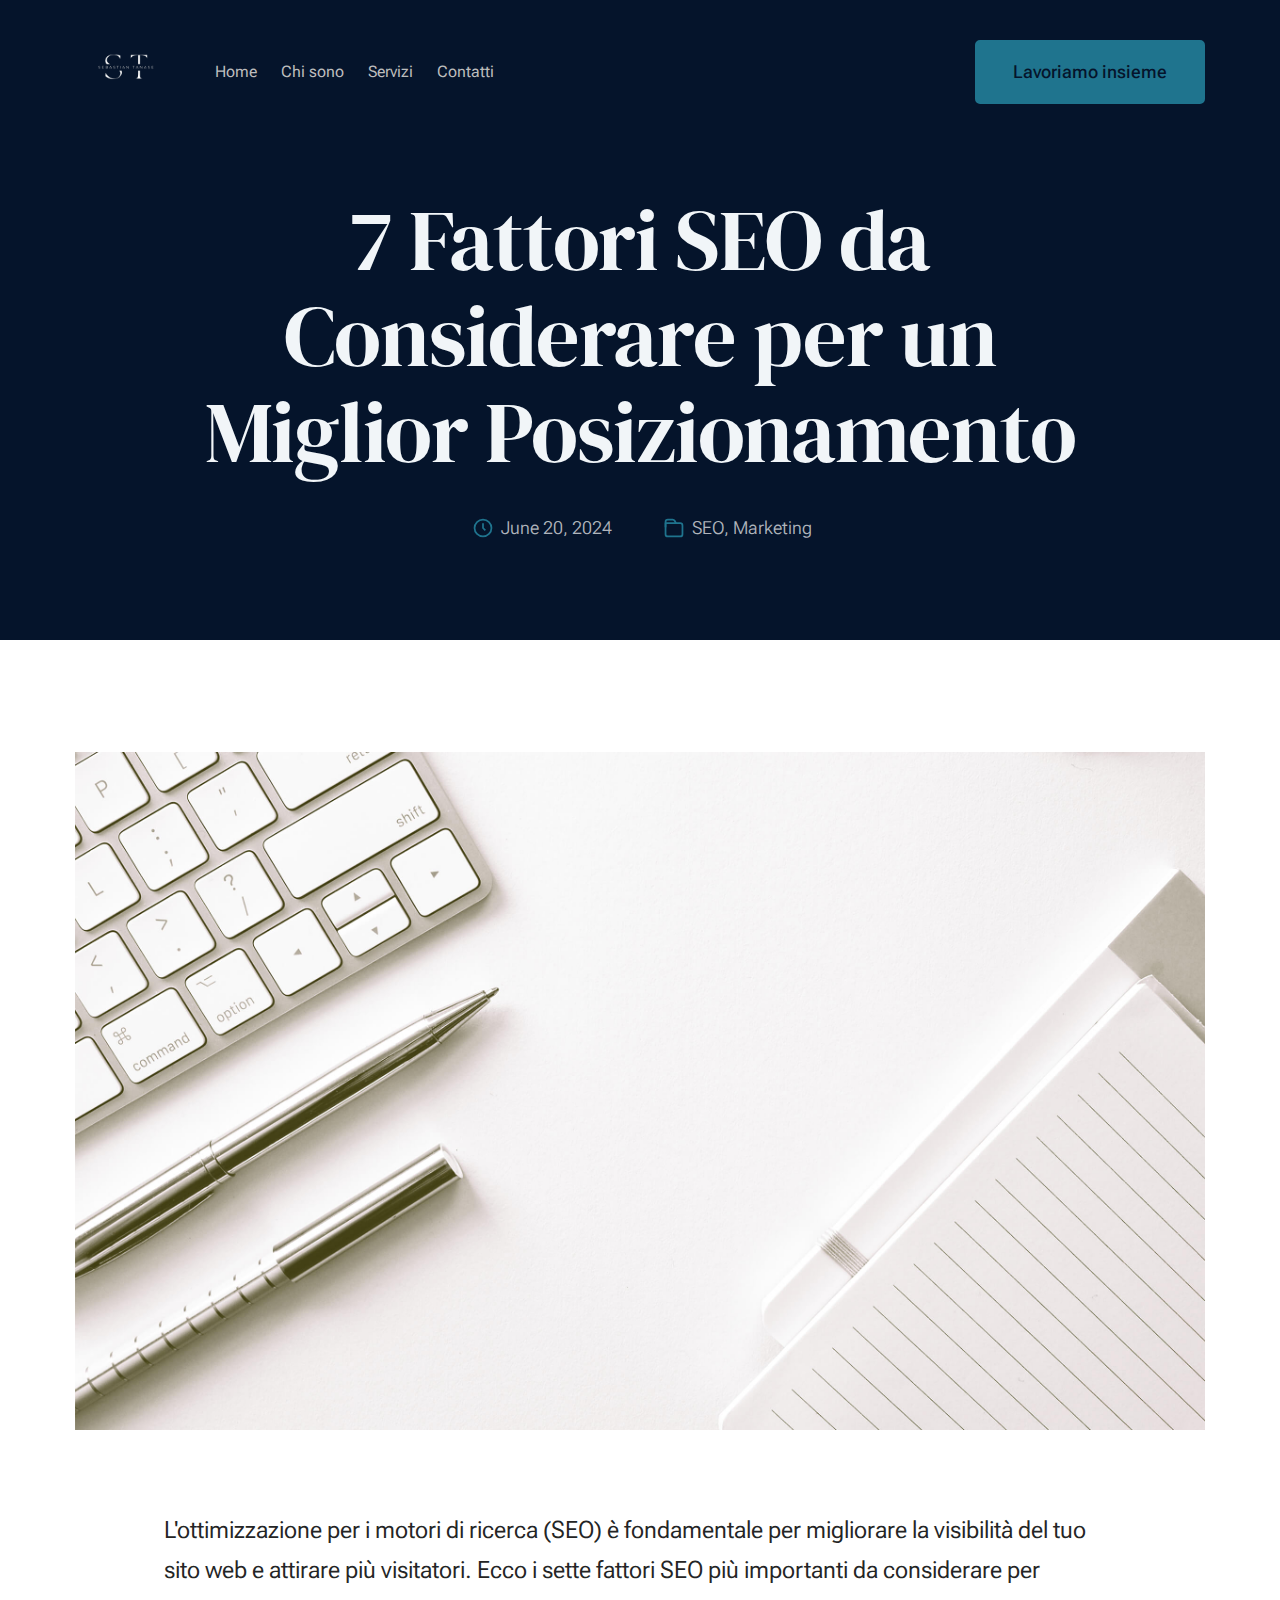
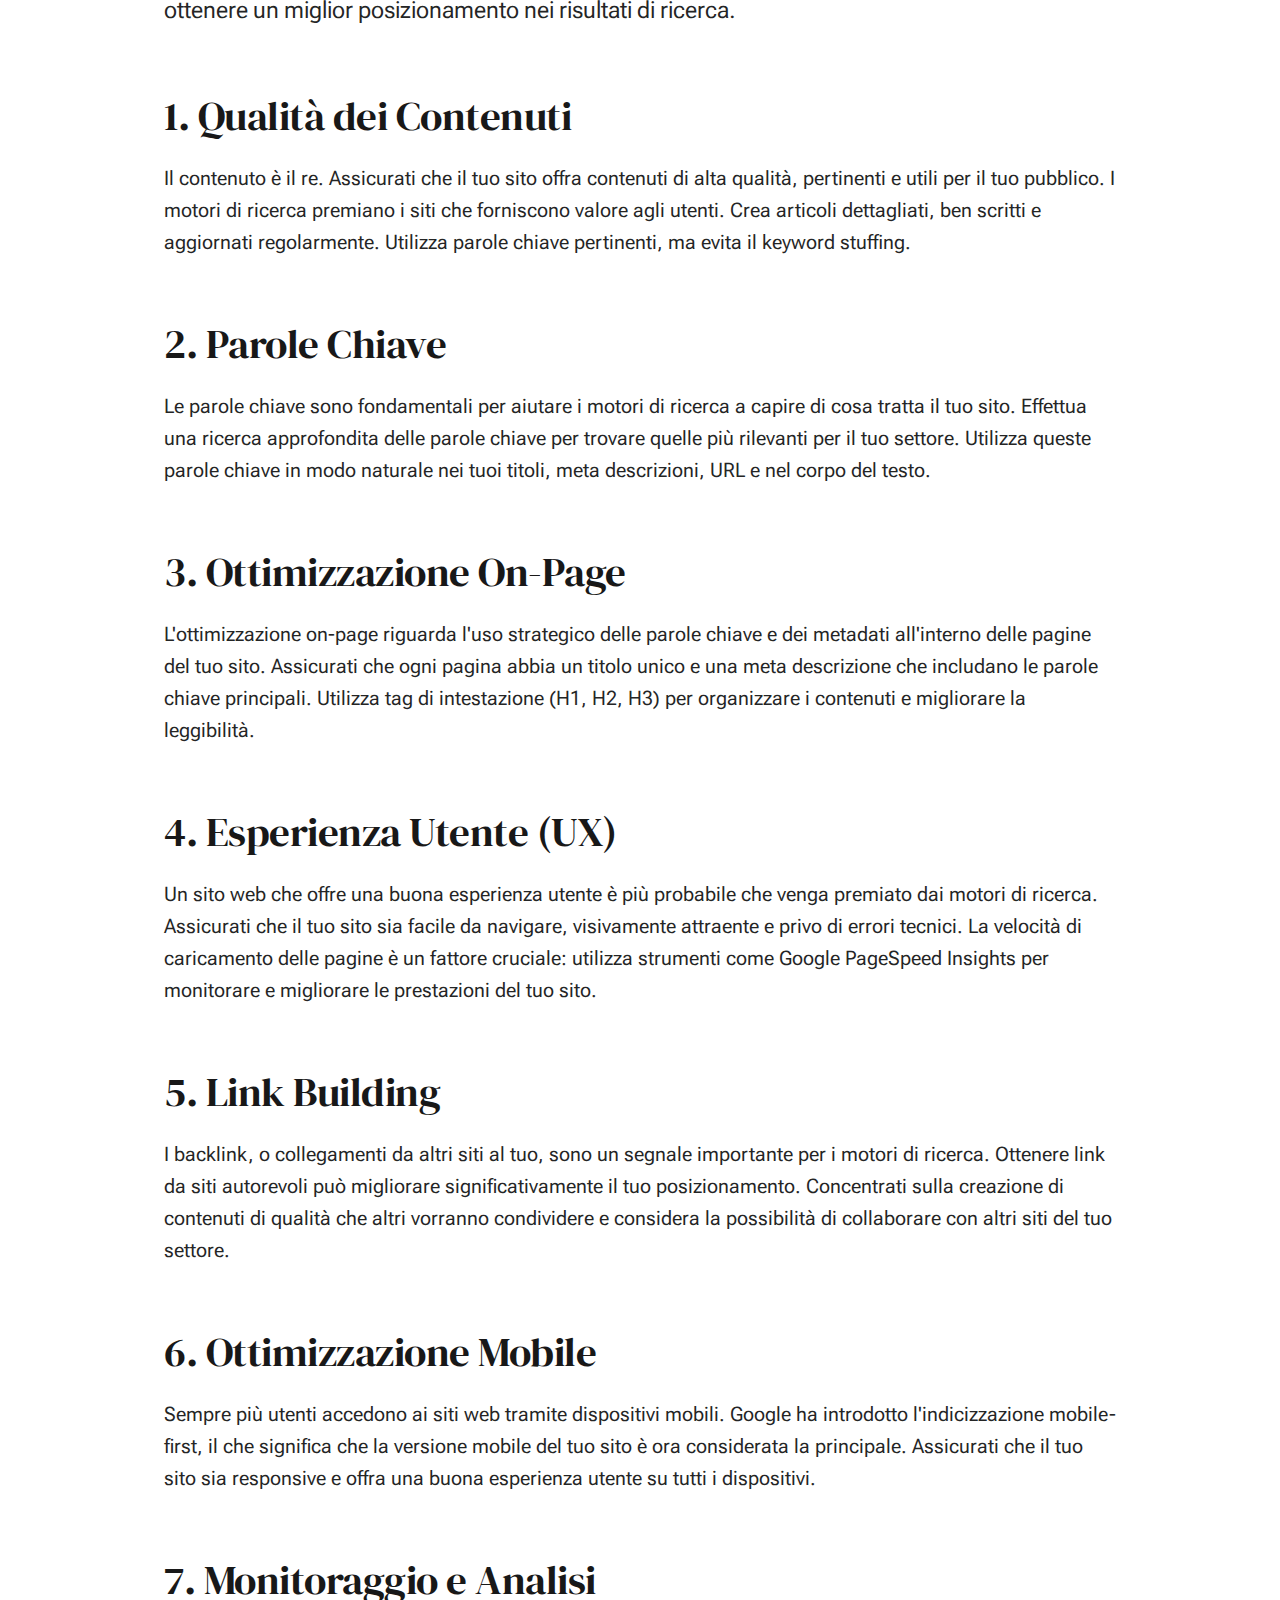
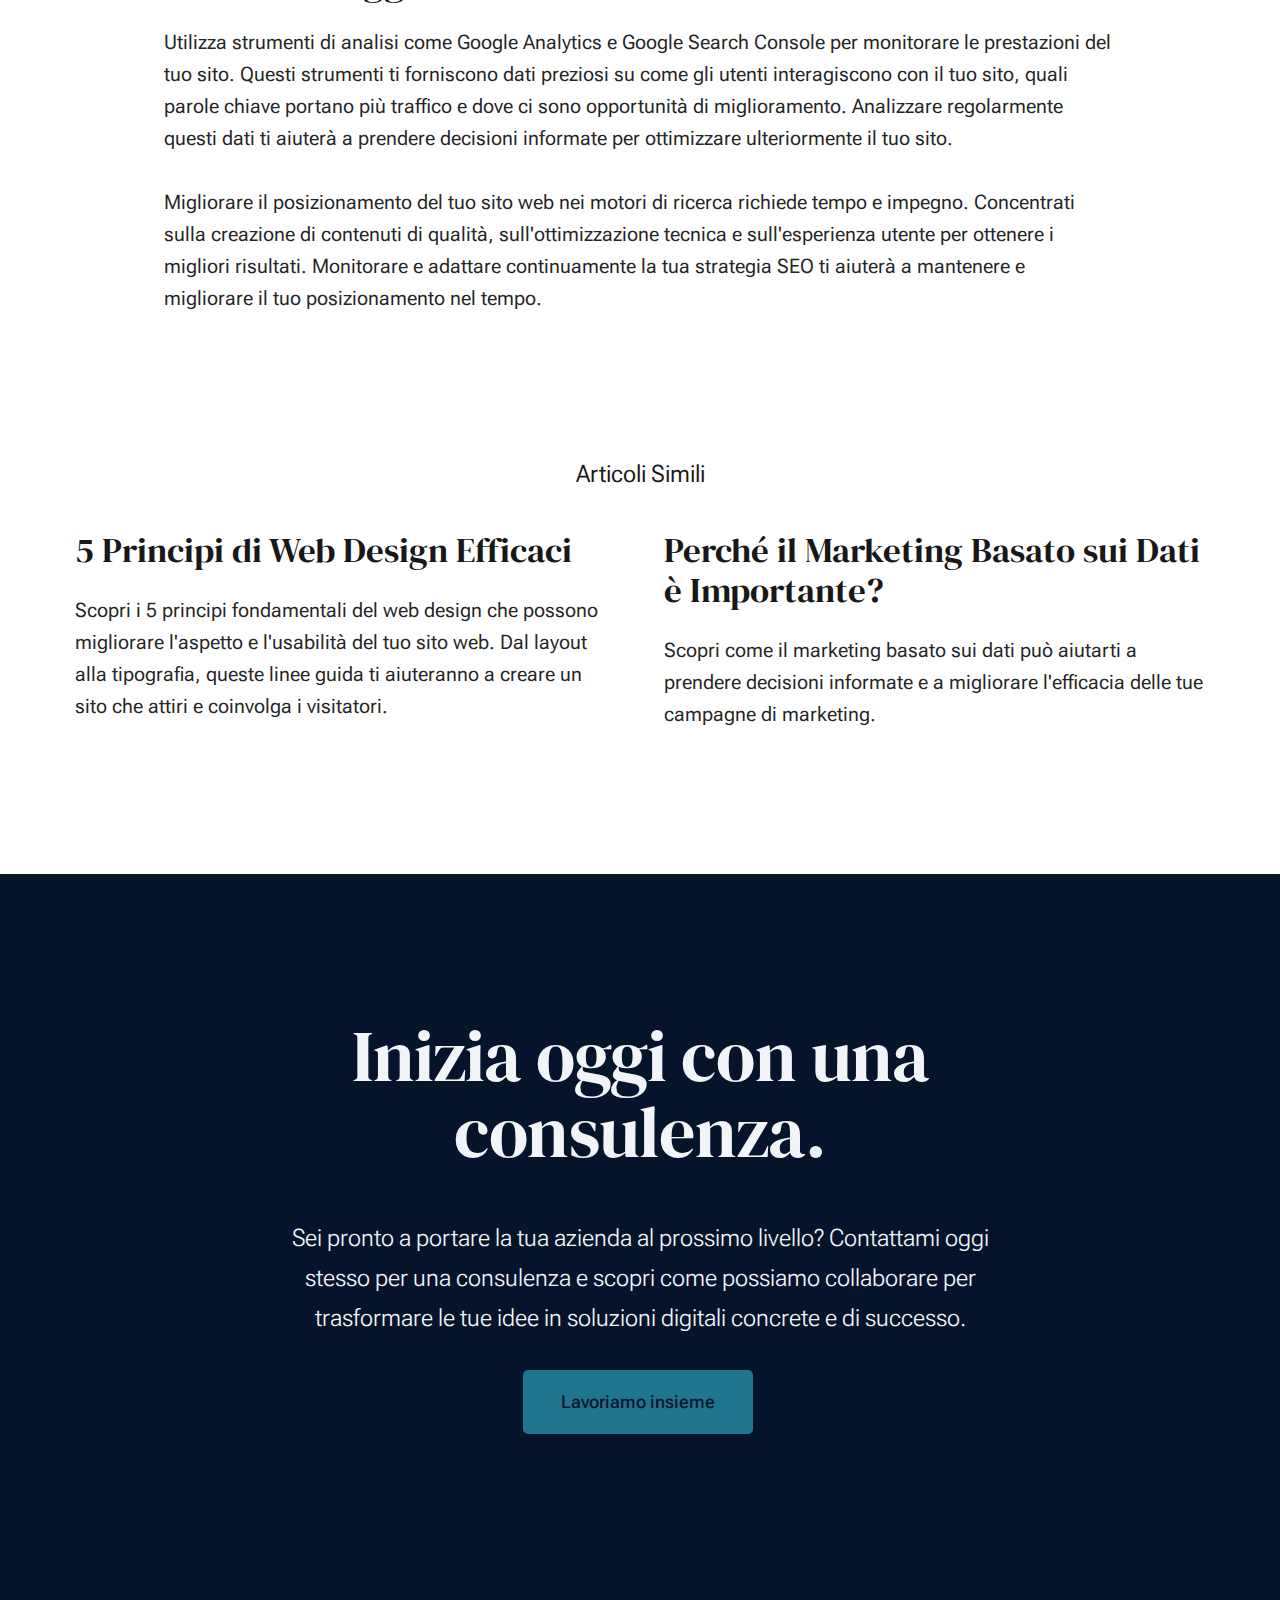
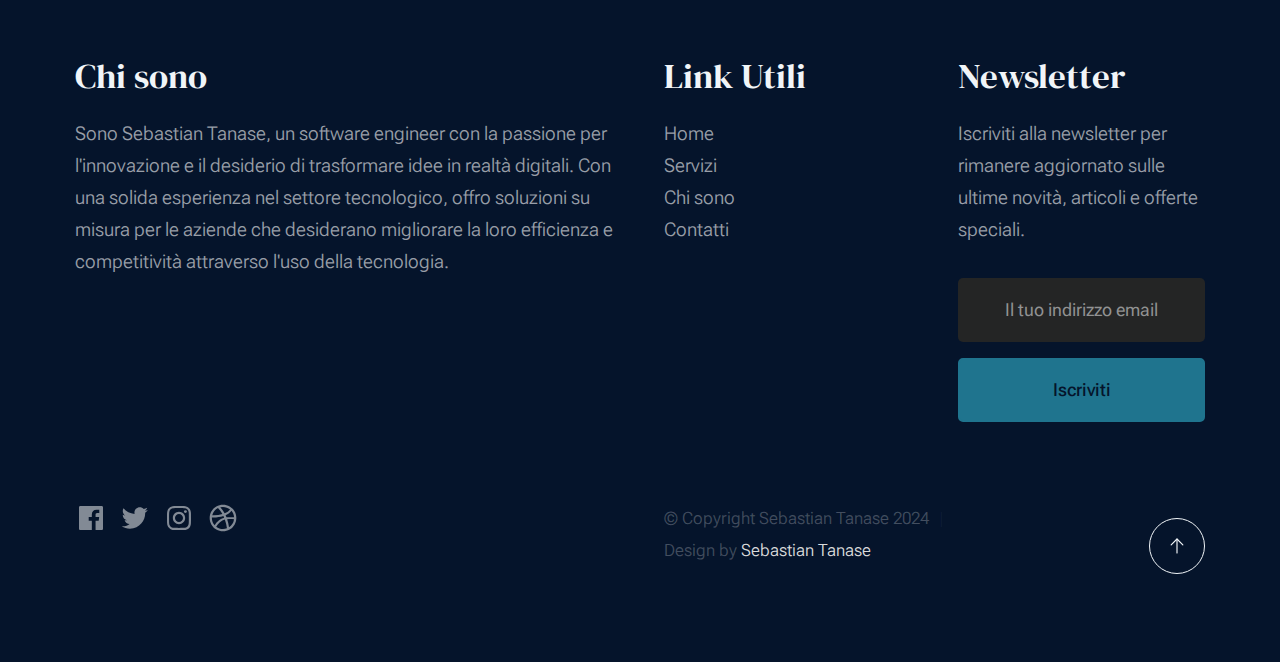
<file: fattoriseo.html>
<!DOCTYPE html>
<html lang="en" class="no-js">
<head>
<!-- Google tag (gtag.js) -->
<script async src="https://www.googletagmanager.com/gtag/js?id=G-6HJQ1P0X9R"></script>
<script>
    window.dataLayer = window.dataLayer || [];
    function gtag(){dataLayer.push(arguments);}
    gtag('js', new Date());

    gtag('config', 'G-6HJQ1P0X9R');
</script>
    <!-- Basic Page Needs
    ================================================== -->
    <meta charset="utf-8">
    <meta name="viewport" content="width=device-width, initial-scale=1">
    <title>7 Fattori SEO da Considerare per un Miglior Posizionamento</title>

    <script>
        document.documentElement.classList.remove('no-js');
        document.documentElement.classList.add('js');
    </script>

    <!-- CSS
    ================================================== -->
    <link rel="stylesheet" href="css/vendor.css">
    <link rel="stylesheet" href="css/styles.css">

    <!-- Favicons
    ================================================== -->
    <link rel="apple-touch-icon" sizes="180x180" href="apple-touch-icon.png">
    <link rel="icon" type="image/png" sizes="32x32" href="favicon-32x32.png">
    <link rel="icon" type="image/png" sizes="16x16" href="favicon-16x16.png">
    <link rel="manifest" href="site.webmanifest">

</head>

<body id="top">

<!-- Preloader
================================================== -->
<div id="preloader">
    <div id="loader" class="dots-fade">
        <div></div>
        <div></div>
        <div></div>
    </div>
</div>

<!-- Page Wrap
================================================== -->
<div id="page" class="s-pagewrap">

    <!--aggiungo header-->
    <script src="components/header.js"></script>

    <!-- Site Main Content
    ================================================== -->
    <article id="content" class="s-content entry">
        <div class="s-pageheader entry__header">
            <div class="row">
                <div class="column xl-12">
                    <h1 class="entry__title">
                        7 Fattori SEO da Considerare per un Miglior Posizionamento
                    </h1> <!-- end entry__title -->
                    <div class="entry__meta">
                        <div class="entry__meta-date">
                            <svg width="24" height="24" fill="none" viewBox="0 0 24 24">
                                <circle cx="12" cy="12" r="7.25" stroke="currentColor" stroke-width="1.5"></circle>
                                <path stroke="currentColor" stroke-width="1.5" d="M12 8V12L14 14"></path>
                            </svg>
                            June 20, 2024
                        </div>
                        <div class="entry__meta-cat">
                            <svg width="24" height="24" fill="none" viewBox="0 0 24 24">
                                <path stroke="currentColor" stroke-linecap="round" stroke-linejoin="round" stroke-width="1.5" d="M19.25 17.25V9.75C19.25 8.64543 18.3546 7.75 17.25 7.75H4.75V17.25C4.75 18.3546 5.64543 19.25 6.75 19.25H17.25C18.3546 19.25 19.25 18.3546 19.25 17.25Z"></path>
                                <path stroke="currentColor" stroke-linecap="round" stroke-linejoin="round" stroke-width="1.5" d="M13.5 7.5L12.5685 5.7923C12.2181 5.14977 11.5446 4.75 10.8127 4.75H6.75C5.64543 4.75 4.75 5.64543 4.75 6.75V11"></path>
                            </svg>
                            <span class="cat-links">
                                    <a >SEO</a>
                                    <a >Marketing</a>
                                </span>
                        </div>
                    </div> <!-- end entry__meta -->
                </div>
            </div>
        </div> <!-- end entry__header -->

        <div class="s-pagecontent entry__content">
            <div class="row entry__media">
                <div class="column xl-12">
                    <figure class="featured-image">
                        <img src="images/thumbs/single/standard-1200.jpg"
                             srcset="images/thumbs/single/standard-2400.jpg 2400w,
                                         images/thumbs/single/standard-1200.jpg 1200w,
                                         images/thumbs/single/standard-600.jpg 600w" sizes="(max-width: 2400px) 100vw, 2400px" alt="SEO">
                    </figure>
                </div>
            </div> <!-- end entry__media -->

            <div class="row entry__primary width-narrower">
                <div class="column xl-12">
                    <p class="lead">
                        L'ottimizzazione per i motori di ricerca (SEO) è fondamentale per migliorare la visibilità del tuo sito web e attirare più visitatori. Ecco i sette fattori SEO più importanti da considerare per ottenere un miglior posizionamento nei risultati di ricerca.
                    </p>

                    <h2>1. Qualità dei Contenuti</h2>
                    <p>
                        Il contenuto è il re. Assicurati che il tuo sito offra contenuti di alta qualità, pertinenti e utili per il tuo pubblico. I motori di ricerca premiano i siti che forniscono valore agli utenti. Crea articoli dettagliati, ben scritti e aggiornati regolarmente. Utilizza parole chiave pertinenti, ma evita il keyword stuffing.
                    </p>

                    <h2>2. Parole Chiave</h2>
                    <p>
                        Le parole chiave sono fondamentali per aiutare i motori di ricerca a capire di cosa tratta il tuo sito. Effettua una ricerca approfondita delle parole chiave per trovare quelle più rilevanti per il tuo settore. Utilizza queste parole chiave in modo naturale nei tuoi titoli, meta descrizioni, URL e nel corpo del testo.
                    </p>

                    <h2>3. Ottimizzazione On-Page</h2>
                    <p>
                        L'ottimizzazione on-page riguarda l'uso strategico delle parole chiave e dei metadati all'interno delle pagine del tuo sito. Assicurati che ogni pagina abbia un titolo unico e una meta descrizione che includano le parole chiave principali. Utilizza tag di intestazione (H1, H2, H3) per organizzare i contenuti e migliorare la leggibilità.
                    </p>

                    <h2>4. Esperienza Utente (UX)</h2>
                    <p>
                        Un sito web che offre una buona esperienza utente è più probabile che venga premiato dai motori di ricerca. Assicurati che il tuo sito sia facile da navigare, visivamente attraente e privo di errori tecnici. La velocità di caricamento delle pagine è un fattore cruciale: utilizza strumenti come Google PageSpeed Insights per monitorare e migliorare le prestazioni del tuo sito.
                    </p>

                    <h2>5. Link Building</h2>
                    <p>
                        I backlink, o collegamenti da altri siti al tuo, sono un segnale importante per i motori di ricerca. Ottenere link da siti autorevoli può migliorare significativamente il tuo posizionamento. Concentrati sulla creazione di contenuti di qualità che altri vorranno condividere e considera la possibilità di collaborare con altri siti del tuo settore.
                    </p>

                    <h2>6. Ottimizzazione Mobile</h2>
                    <p>
                        Sempre più utenti accedono ai siti web tramite dispositivi mobili. Google ha introdotto l'indicizzazione mobile-first, il che significa che la versione mobile del tuo sito è ora considerata la principale. Assicurati che il tuo sito sia responsive e offra una buona esperienza utente su tutti i dispositivi.
                    </p>

                    <h2>7. Monitoraggio e Analisi</h2>
                    <p>
                        Utilizza strumenti di analisi come Google Analytics e Google Search Console per monitorare le prestazioni del tuo sito. Questi strumenti ti forniscono dati preziosi su come gli utenti interagiscono con il tuo sito, quali parole chiave portano più traffico e dove ci sono opportunità di miglioramento. Analizzare regolarmente questi dati ti aiuterà a prendere decisioni informate per ottimizzare ulteriormente il tuo sito.
                    </p>

                    <p>
                        Migliorare il posizionamento del tuo sito web nei motori di ricerca richiede tempo e impegno. Concentrati sulla creazione di contenuti di qualità, sull'ottimizzazione tecnica e sull'esperienza utente per ottenere i migliori risultati. Monitorare e adattare continuamente la tua strategia SEO ti aiuterà a mantenere e migliorare il tuo posizionamento nel tempo.
                    </p>
                </div> <!-- end column -->
            </div> <!-- end entry__primary -->

            <div class="row related-posts">
                <div class="column xl-12">
                    <h4 class="text-center">Articoli Simili</h4>
                    <div class="grid-list-items">
                        <div class="grid-list-items__item blog-card">
                            <div class="blog-card__header">
                                <h3 class="blog-card__title"><a href="principiwebdesign.html">5 Principi di Web Design Efficaci</a></h3>
                            </div>
                            <div class="blog-card__text">
                                <p>
                                    Scopri i 5 principi fondamentali del web design che possono migliorare l'aspetto e l'usabilità del tuo sito web. Dal layout alla tipografia, queste linee guida ti aiuteranno a creare un sito che attiri e coinvolga i visitatori.
                                </p>
                            </div>
                        </div> <!-- end blog-card -->
                        <!--<div class="grid-list-items__item blog-card">
                            <div class="blog-card__header">
                                <h3 class="blog-card__title"><a href="fattoriseo.html">7 Fattori SEO da Considerare per un Miglior Posizionamento</a></h3>
                            </div>
                            <div class="blog-card__text">
                                <p>
                                    Scopri i 7 fattori SEO più importanti da considerare per migliorare il posizionamento del tuo sito web nei motori di ricerca. Ottimizza il tuo sito per ottenere più traffico e raggiungere un pubblico più ampio.
                                </p>
                            </div>
                        </div> --><!-- end blog-card -->
                        <div class="grid-list-items__item blog-card">
                            <div class="blog-card__header">
                                <h3 class="blog-card__title"><a href="marketingdati.html">Perché il Marketing Basato sui Dati è Importante?</a></h3>
                            </div>
                            <div class="blog-card__text">
                                <p>
                                    Scopri come il marketing basato sui dati può aiutarti a prendere decisioni informate e a migliorare l'efficacia delle tue campagne di marketing.
                                </p>
                            </div>
                        </div><!-- end blog card -->
                    </div> <!-- end grid-list-items -->
                </div> <!-- end column -->
            </div> <!-- end related-posts -->
        </div> <!-- end entry__content -->
    </article> <!-- s-content entry-->

    <!-- CTA
    ================================================== -->
    <section id="cta" class="s-cta">
        <div class="row row-x-center text-center">
            <div class="column xl-8 lg-12">
                <div class="s-cta__content">
                    <h2 class="text-display-title">
                        Inizia oggi con una consulenza.
                    </h2>
                    <p class="lead">
                        Sei pronto a portare la tua azienda al prossimo livello? Contattami oggi stesso per una consulenza e scopri come possiamo collaborare per trasformare le tue idee in soluzioni digitali concrete e di successo.
                    </p>
                    <a href="contact.html" class="btn btn--primary">Lavoriamo insieme</a>
                </div>
            </div>
        </div>
    </section> <!-- end s-cta -->

    <!--aggiungo footer-->
    <script src="components/footer.js"></script>

</div> <!-- end page-wrap -->

<!-- Java Script
================================================== -->
<script src="js/plugins.js"></script>
<script src="js/main.js"></script>

</body>
</html>
</file>
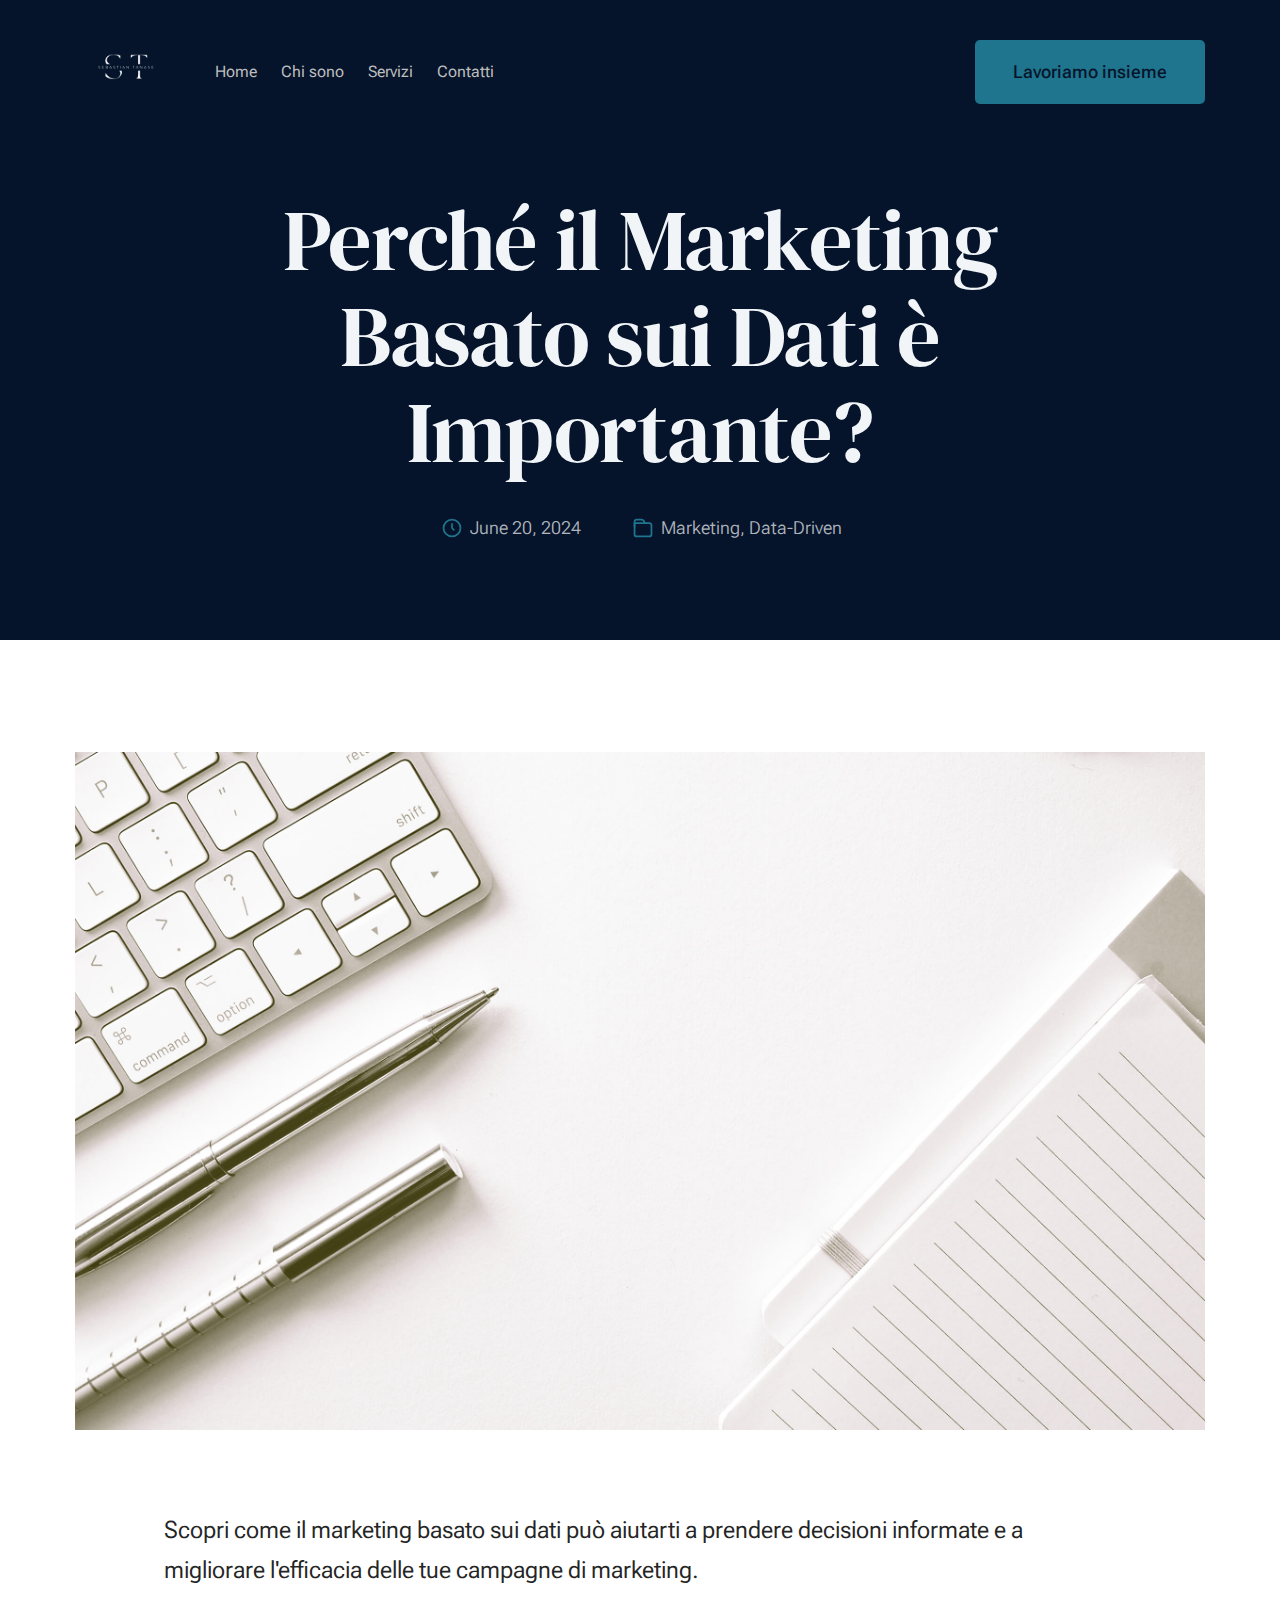
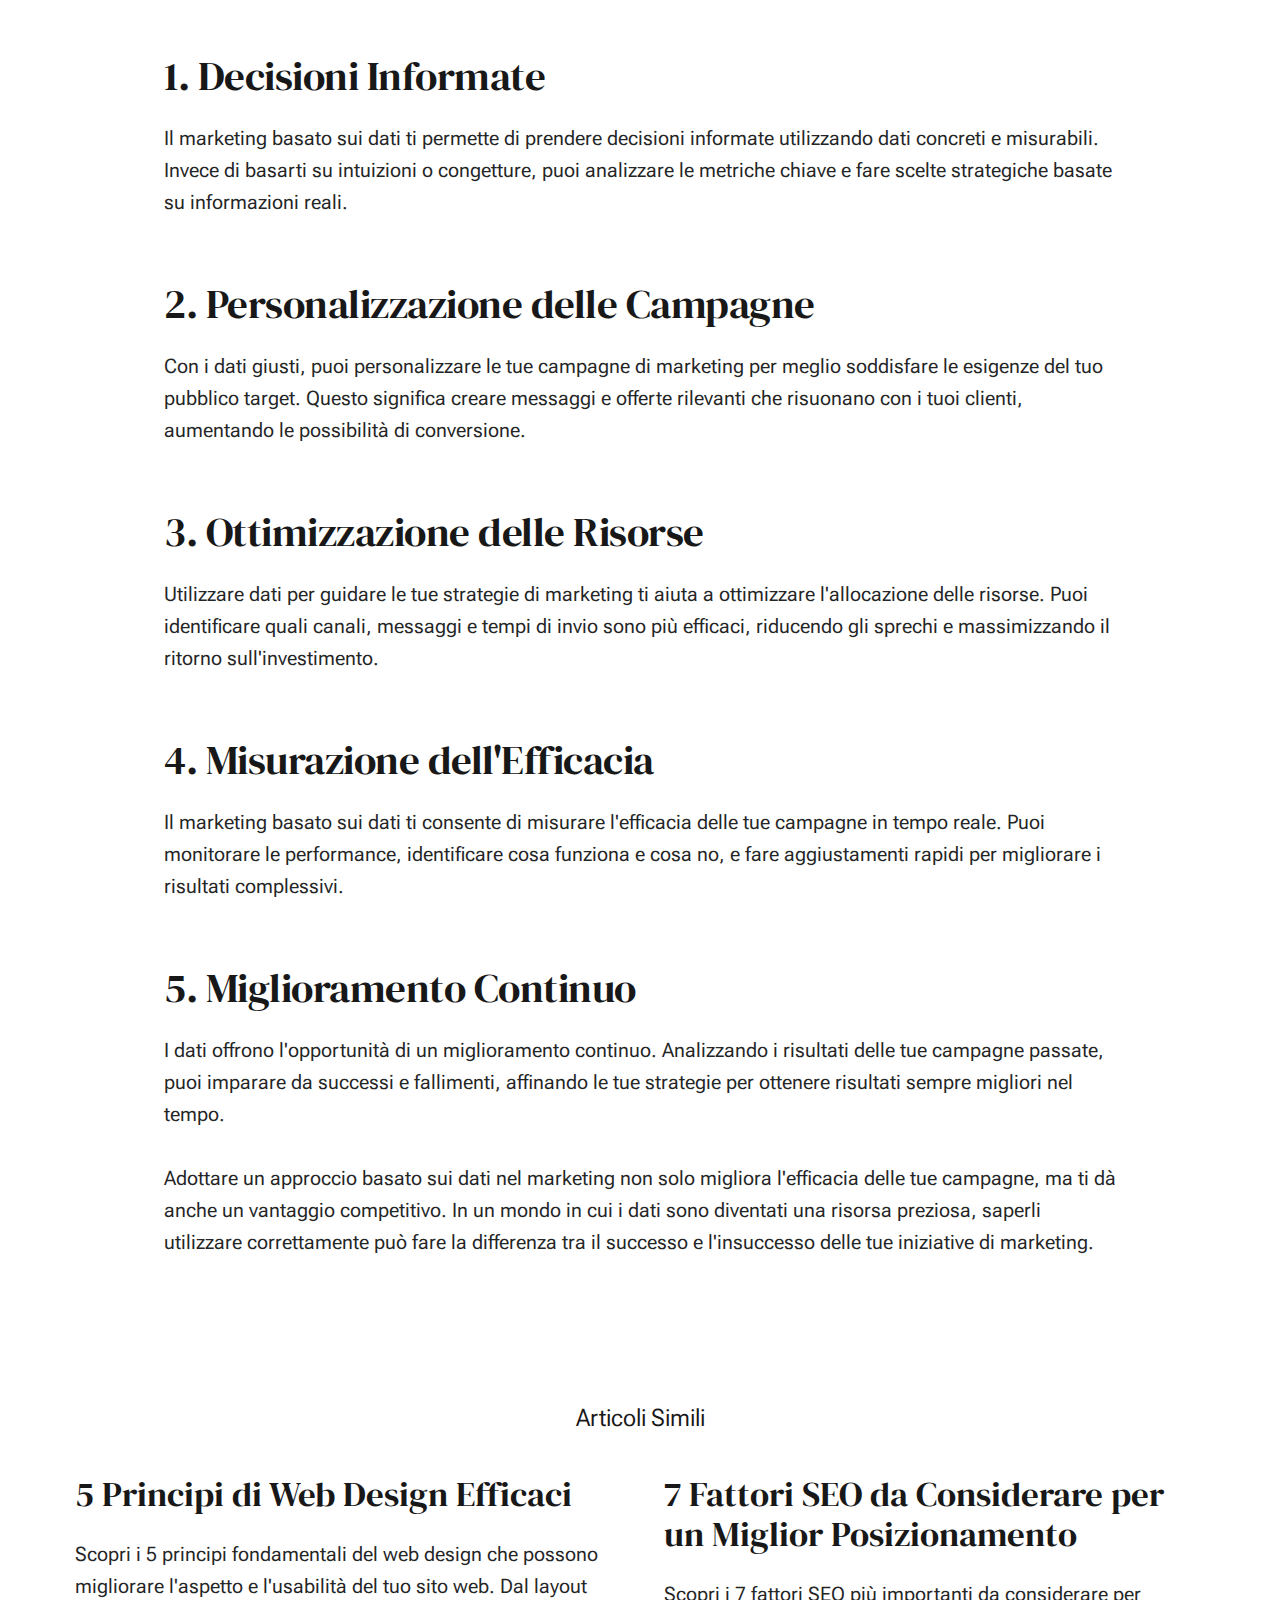
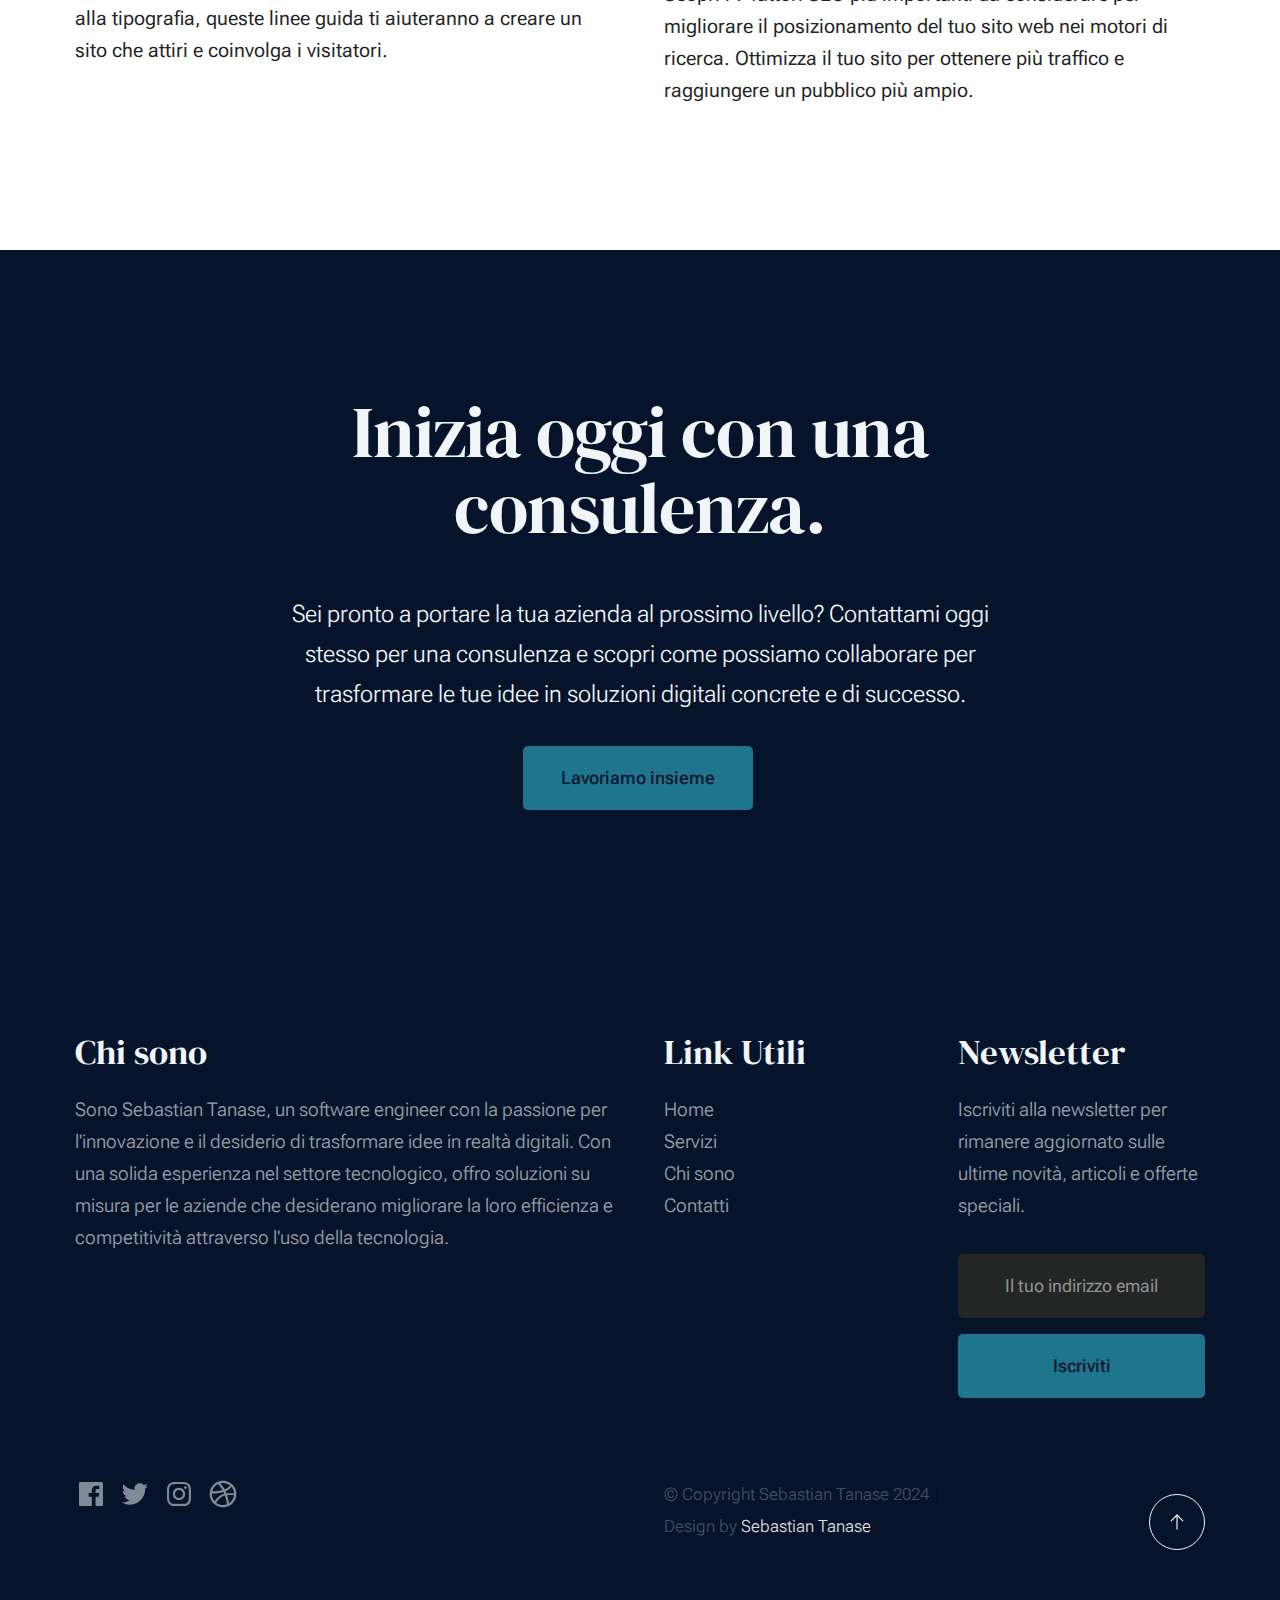
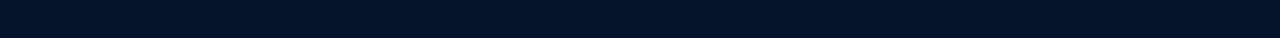
<file: marketingdati.html>
<!DOCTYPE html>
<html lang="en" class="no-js">
<head>
<!-- Google tag (gtag.js) -->
<script async src="https://www.googletagmanager.com/gtag/js?id=G-6HJQ1P0X9R"></script>
<script>
    window.dataLayer = window.dataLayer || [];
    function gtag(){dataLayer.push(arguments);}
    gtag('js', new Date());

    gtag('config', 'G-6HJQ1P0X9R');
</script>

    <!-- Basic Page Needs
    ================================================== -->
    <meta charset="utf-8">
    <meta name="viewport" content="width=device-width, initial-scale=1">
    <title>Perché il Marketing Basato sui Dati è Importante?</title>

    <script>
        document.documentElement.classList.remove('no-js');
        document.documentElement.classList.add('js');
    </script>

    <!-- CSS
    ================================================== -->
    <link rel="stylesheet" href="css/vendor.css">
    <link rel="stylesheet" href="css/styles.css">

    <!-- Favicons
    ================================================== -->
    <link rel="apple-touch-icon" sizes="180x180" href="apple-touch-icon.png">
    <link rel="icon" type="image/png" sizes="32x32" href="favicon-32x32.png">
    <link rel="icon" type="image/png" sizes="16x16" href="favicon-16x16.png">
    <link rel="manifest" href="site.webmanifest">

</head>

<body id="top">

<!-- Preloader
================================================== -->
<div id="preloader">
    <div id="loader" class="dots-fade">
        <div></div>
        <div></div>
        <div></div>
    </div>
</div>

<!-- Page Wrap
================================================== -->
<div id="page" class="s-pagewrap">

    <!--aggiungo header-->
    <script src="components/header.js"></script>

    <!-- Site Main Content
    ================================================== -->
    <article id="content" class="s-content entry">
        <div class="s-pageheader entry__header">
            <div class="row">
                <div class="column xl-12">
                    <h1 class="entry__title">
                        Perché il Marketing Basato sui Dati è Importante?
                    </h1> <!-- end entry__title -->
                    <div class="entry__meta">
                        <div class="entry__meta-date">
                            <svg width="24" height="24" fill="none" viewBox="0 0 24 24">
                                <circle cx="12" cy="12" r="7.25" stroke="currentColor" stroke-width="1.5"></circle>
                                <path stroke="currentColor" stroke-width="1.5" d="M12 8V12L14 14"></path>
                            </svg>
                            June 20, 2024
                        </div>
                        <div class="entry__meta-cat">
                            <svg width="24" height="24" fill="none" viewBox="0 0 24 24">
                                <path stroke="currentColor" stroke-linecap="round" stroke-linejoin="round" stroke-width="1.5" d="M19.25 17.25V9.75C19.25 8.64543 18.3546 7.75 17.25 7.75H4.75V17.25C4.75 18.3546 5.64543 19.25 6.75 19.25H17.25C18.3546 19.25 19.25 18.3546 19.25 17.25Z"></path>
                                <path stroke="currentColor" stroke-linecap="round" stroke-linejoin="round" stroke-width="1.5" d="M13.5 7.5L12.5685 5.7923C12.2181 5.14977 11.5446 4.75 10.8127 4.75H6.75C5.64543 4.75 4.75 5.64543 4.75 6.75V11"></path>
                            </svg>
                            <span class="cat-links">
                                    <a >Marketing</a>
                                    <a >Data-Driven</a>
                                </span>
                        </div>
                    </div> <!-- end entry__meta -->
                </div>
            </div>
        </div> <!-- end entry__header -->

        <div class="s-pagecontent entry__content">
            <div class="row entry__media">
                <div class="column xl-12">
                    <figure class="featured-image">
                        <img src="images/thumbs/single/standard-1200.jpg"
                             srcset="images/thumbs/single/standard-2400.jpg 2400w,
                                         images/thumbs/single/standard-1200.jpg 1200w,
                                         images/thumbs/single/standard-600.jpg 600w" sizes="(max-width: 2400px) 100vw, 2400px" alt="Data-Driven Marketing">
                    </figure>
                </div>
            </div> <!-- end entry__media -->

            <div class="row entry__primary width-narrower">
                <div class="column xl-12">
                    <p class="lead">
                        Scopri come il marketing basato sui dati può aiutarti a prendere decisioni informate e a migliorare l'efficacia delle tue campagne di marketing.
                    </p>

                    <h2>1. Decisioni Informate</h2>
                    <p>
                        Il marketing basato sui dati ti permette di prendere decisioni informate utilizzando dati concreti e misurabili. Invece di basarti su intuizioni o congetture, puoi analizzare le metriche chiave e fare scelte strategiche basate su informazioni reali.
                    </p>

                    <h2>2. Personalizzazione delle Campagne</h2>
                    <p>
                        Con i dati giusti, puoi personalizzare le tue campagne di marketing per meglio soddisfare le esigenze del tuo pubblico target. Questo significa creare messaggi e offerte rilevanti che risuonano con i tuoi clienti, aumentando le possibilità di conversione.
                    </p>

                    <h2>3. Ottimizzazione delle Risorse</h2>
                    <p>
                        Utilizzare dati per guidare le tue strategie di marketing ti aiuta a ottimizzare l'allocazione delle risorse. Puoi identificare quali canali, messaggi e tempi di invio sono più efficaci, riducendo gli sprechi e massimizzando il ritorno sull'investimento.
                    </p>

                    <h2>4. Misurazione dell'Efficacia</h2>
                    <p>
                        Il marketing basato sui dati ti consente di misurare l'efficacia delle tue campagne in tempo reale. Puoi monitorare le performance, identificare cosa funziona e cosa no, e fare aggiustamenti rapidi per migliorare i risultati complessivi.
                    </p>

                    <h2>5. Miglioramento Continuo</h2>
                    <p>
                        I dati offrono l'opportunità di un miglioramento continuo. Analizzando i risultati delle tue campagne passate, puoi imparare da successi e fallimenti, affinando le tue strategie per ottenere risultati sempre migliori nel tempo.
                    </p>

                    <p>
                        Adottare un approccio basato sui dati nel marketing non solo migliora l'efficacia delle tue campagne, ma ti dà anche un vantaggio competitivo. In un mondo in cui i dati sono diventati una risorsa preziosa, saperli utilizzare correttamente può fare la differenza tra il successo e l'insuccesso delle tue iniziative di marketing.
                    </p>
                </div> <!-- end column -->
            </div> <!-- end entry__primary -->

            <div class="row related-posts">
                <div class="column xl-12">
                    <h4 class="text-center">Articoli Simili</h4>
                    <div class="grid-list-items">
                        <div class="grid-list-items__item blog-card">
                            <div class="blog-card__header">
                                <h3 class="blog-card__title"><a href="principiwebdesign.html">5 Principi di Web Design Efficaci</a></h3>
                            </div>
                            <div class="blog-card__text">
                                <p>
                                    Scopri i 5 principi fondamentali del web design che possono migliorare l'aspetto e l'usabilità del tuo sito web. Dal layout alla tipografia, queste linee guida ti aiuteranno a creare un sito che attiri e coinvolga i visitatori.
                                </p>
                            </div>
                        </div>  <!--end blog-card -->
                        <div class="grid-list-items__item blog-card">
                            <div class="blog-card__header">
                                <h3 class="blog-card__title"><a href="fattoriseo.html">7 Fattori SEO da Considerare per un Miglior Posizionamento</a></h3>
                            </div>
                            <div class="blog-card__text">
                                <p>
                                    Scopri i 7 fattori SEO più importanti da considerare per migliorare il posizionamento del tuo sito web nei motori di ricerca. Ottimizza il tuo sito per ottenere più traffico e raggiungere un pubblico più ampio.
                                </p>
                            </div>
                        </div> <!-- end blog-card -->
                        <!--<div class="grid-list-items__item blog-card">
                            <div class="blog-card__header">
                                <h3 class="blog-card__title"><a href="marketingdati.html">Perché il Marketing Basato sui Dati è Importante?</a></h3>
                            </div>
                            <div class="blog-card__text">
                                <p>
                                    Scopri come il marketing basato sui dati può aiutarti a prendere decisioni informate e a migliorare l'efficacia delle tue campagne di marketing.
                                </p>
                            </div>
                        </div>--> <!-- end blog card -->
                    </div> <!-- end grid-list-items -->
                </div> <!-- end column -->
            </div> <!-- end related-posts -->

        </div> <!-- end entry__content -->

    </article> <!-- s-content entry-->

    <!-- CTA
    ================================================== -->
    <section id="cta" class="s-cta">
        <div class="row row-x-center text-center">
            <div class="column xl-8 lg-12">
                <div class="s-cta__content">
                    <h2 class="text-display-title">
                        Inizia oggi con una consulenza.
                    </h2>
                    <p class="lead">
                        Sei pronto a portare la tua azienda al prossimo livello? Contattami oggi stesso per una consulenza e scopri come possiamo collaborare per trasformare le tue idee in soluzioni digitali concrete e di successo.
                    </p>
                    <a href="contact.html" class="btn btn--primary">Lavoriamo insieme</a>
                </div>
            </div>
        </div>
    </section> <!-- end s-cta -->

    <!--aggiungo footer-->
    <script src="components/footer.js"></script>

</div> <!-- end page-wrap -->

<!-- Java Script
================================================== -->
<script src="js/plugins.js"></script>
<script src="js/main.js"></script>

</body>
</html>
</file>
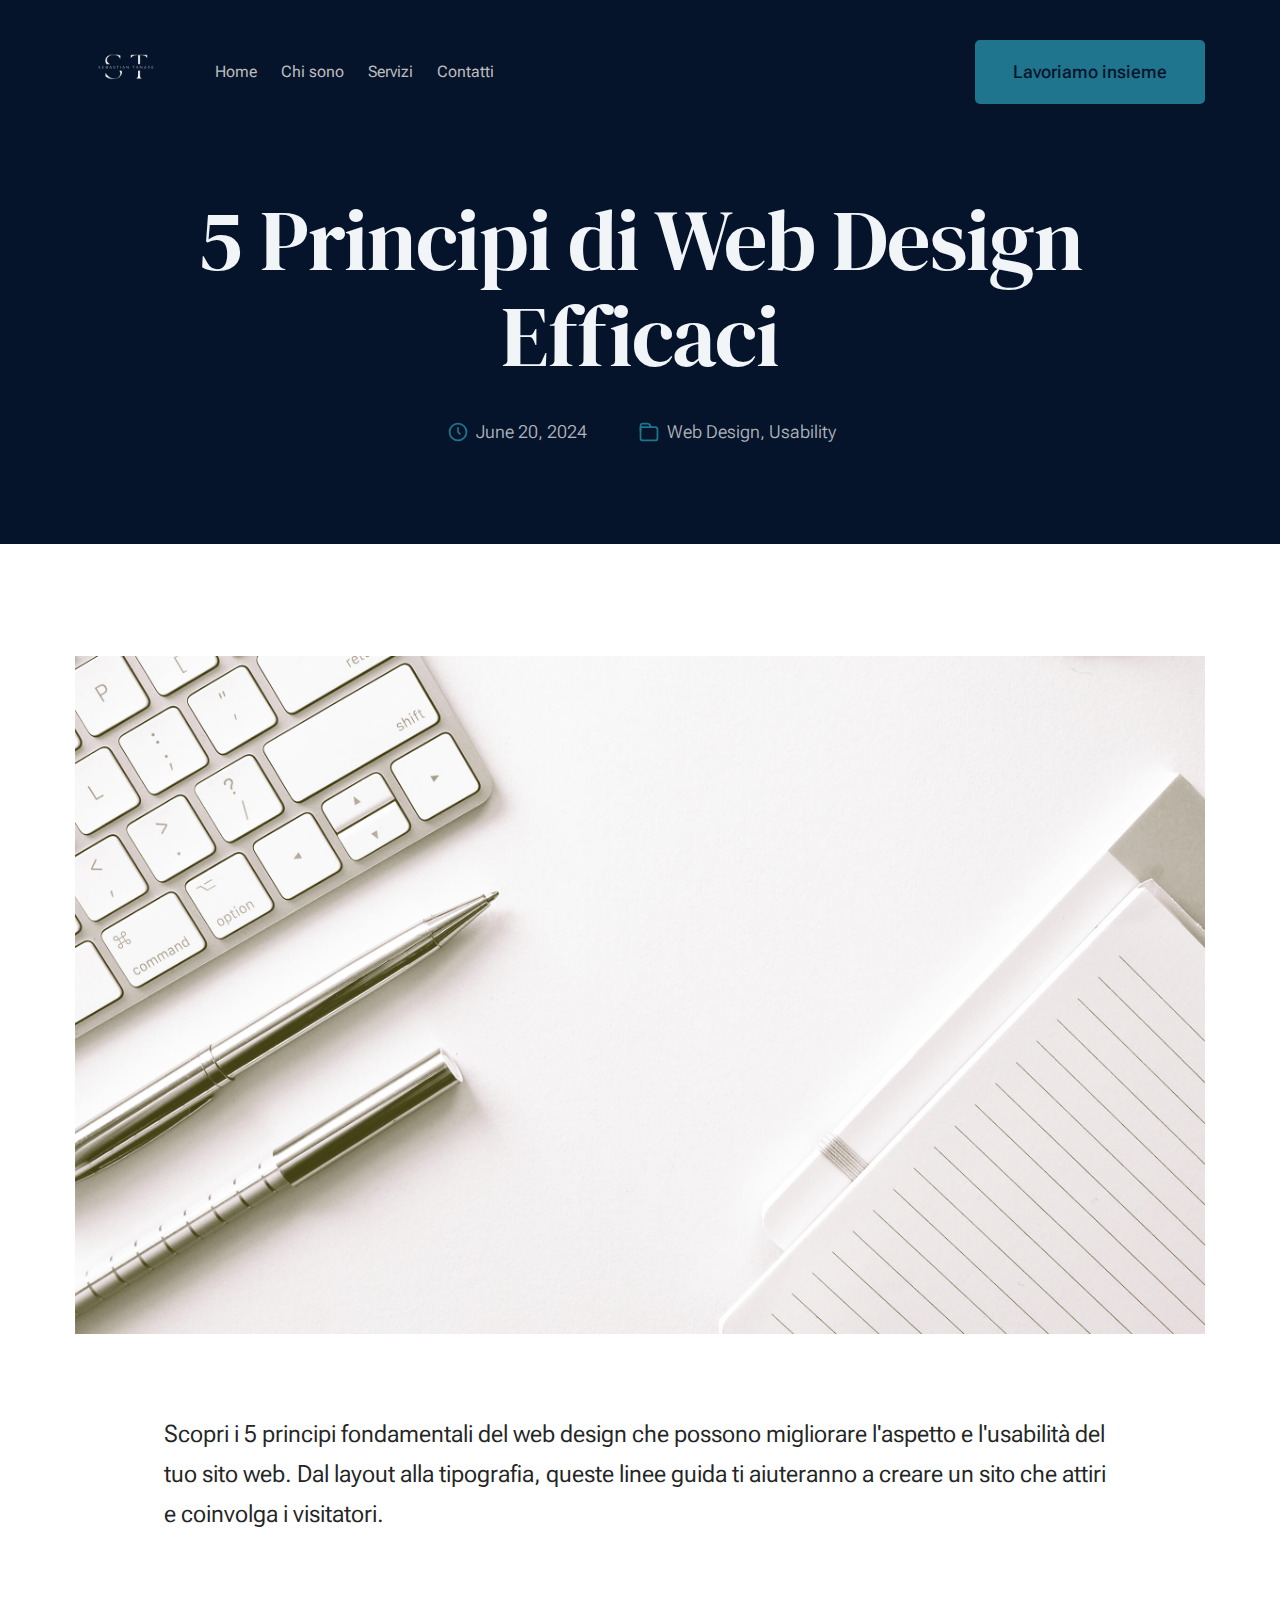
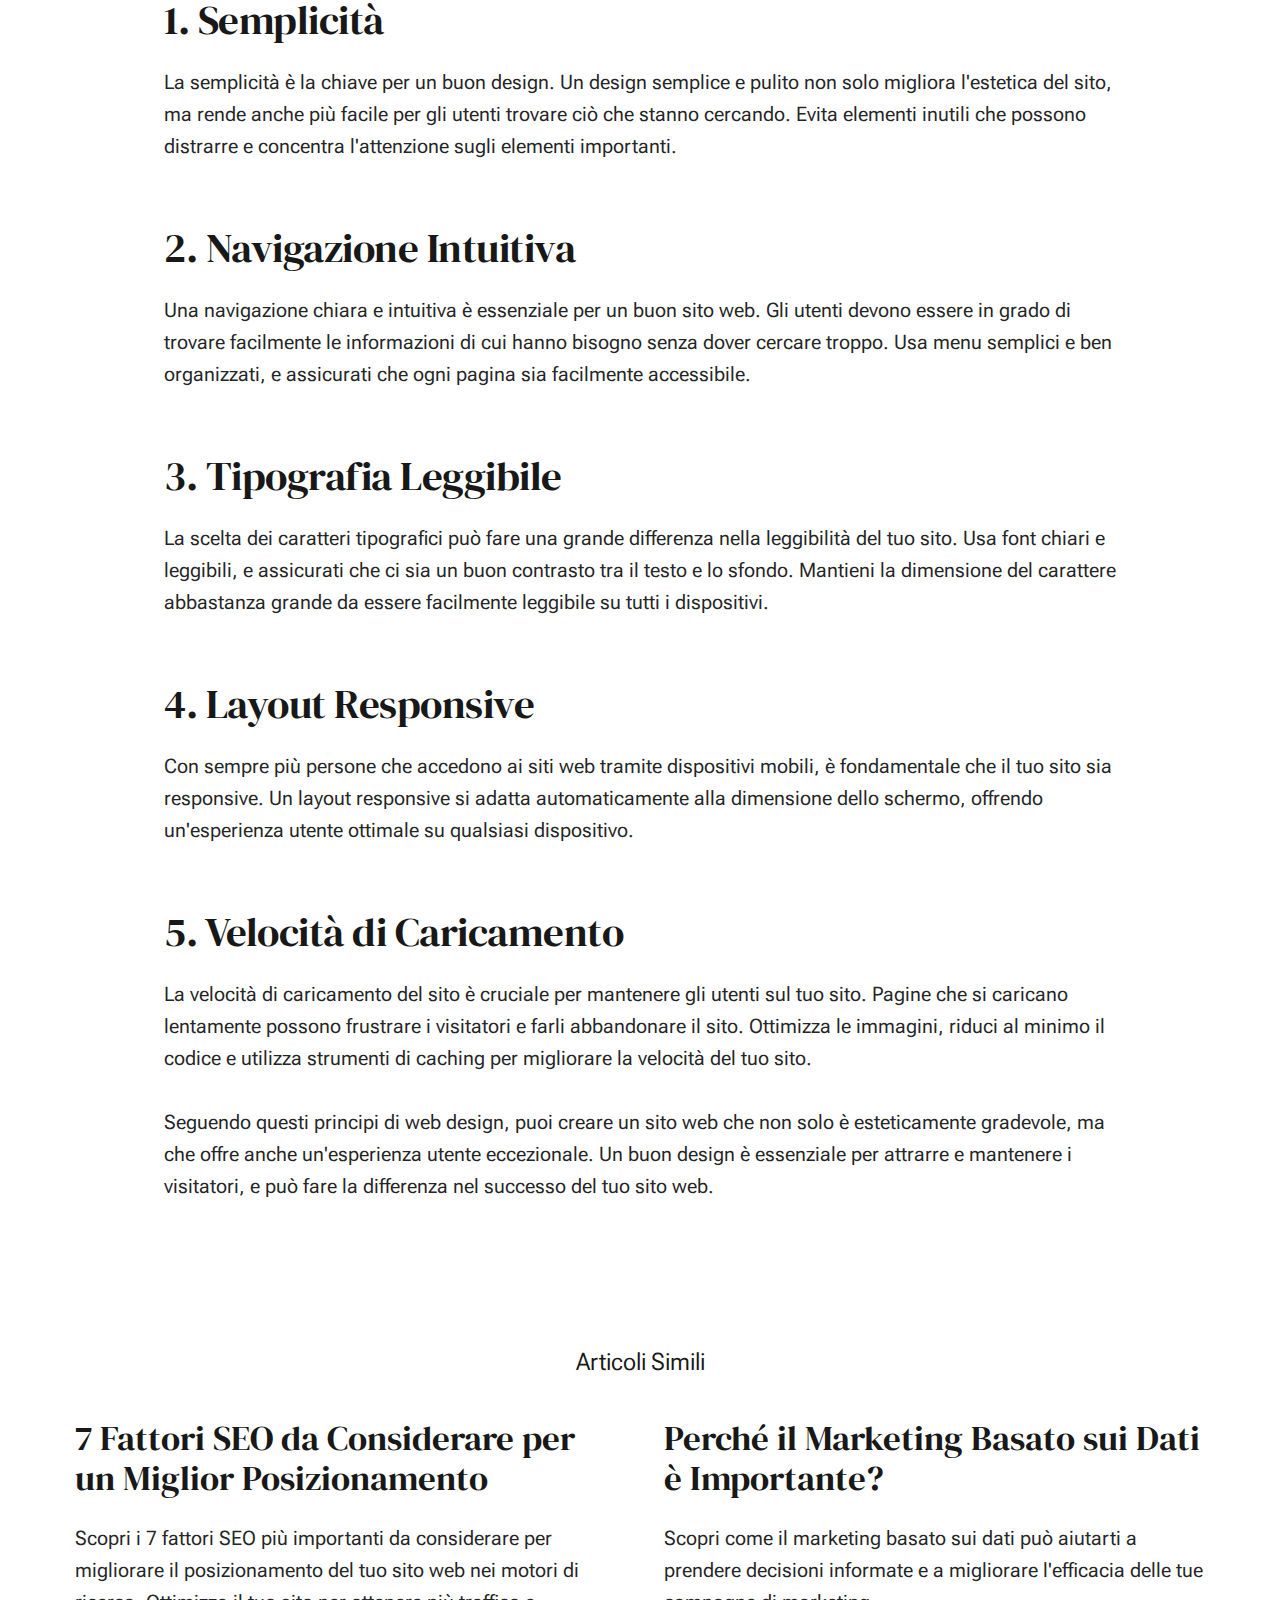
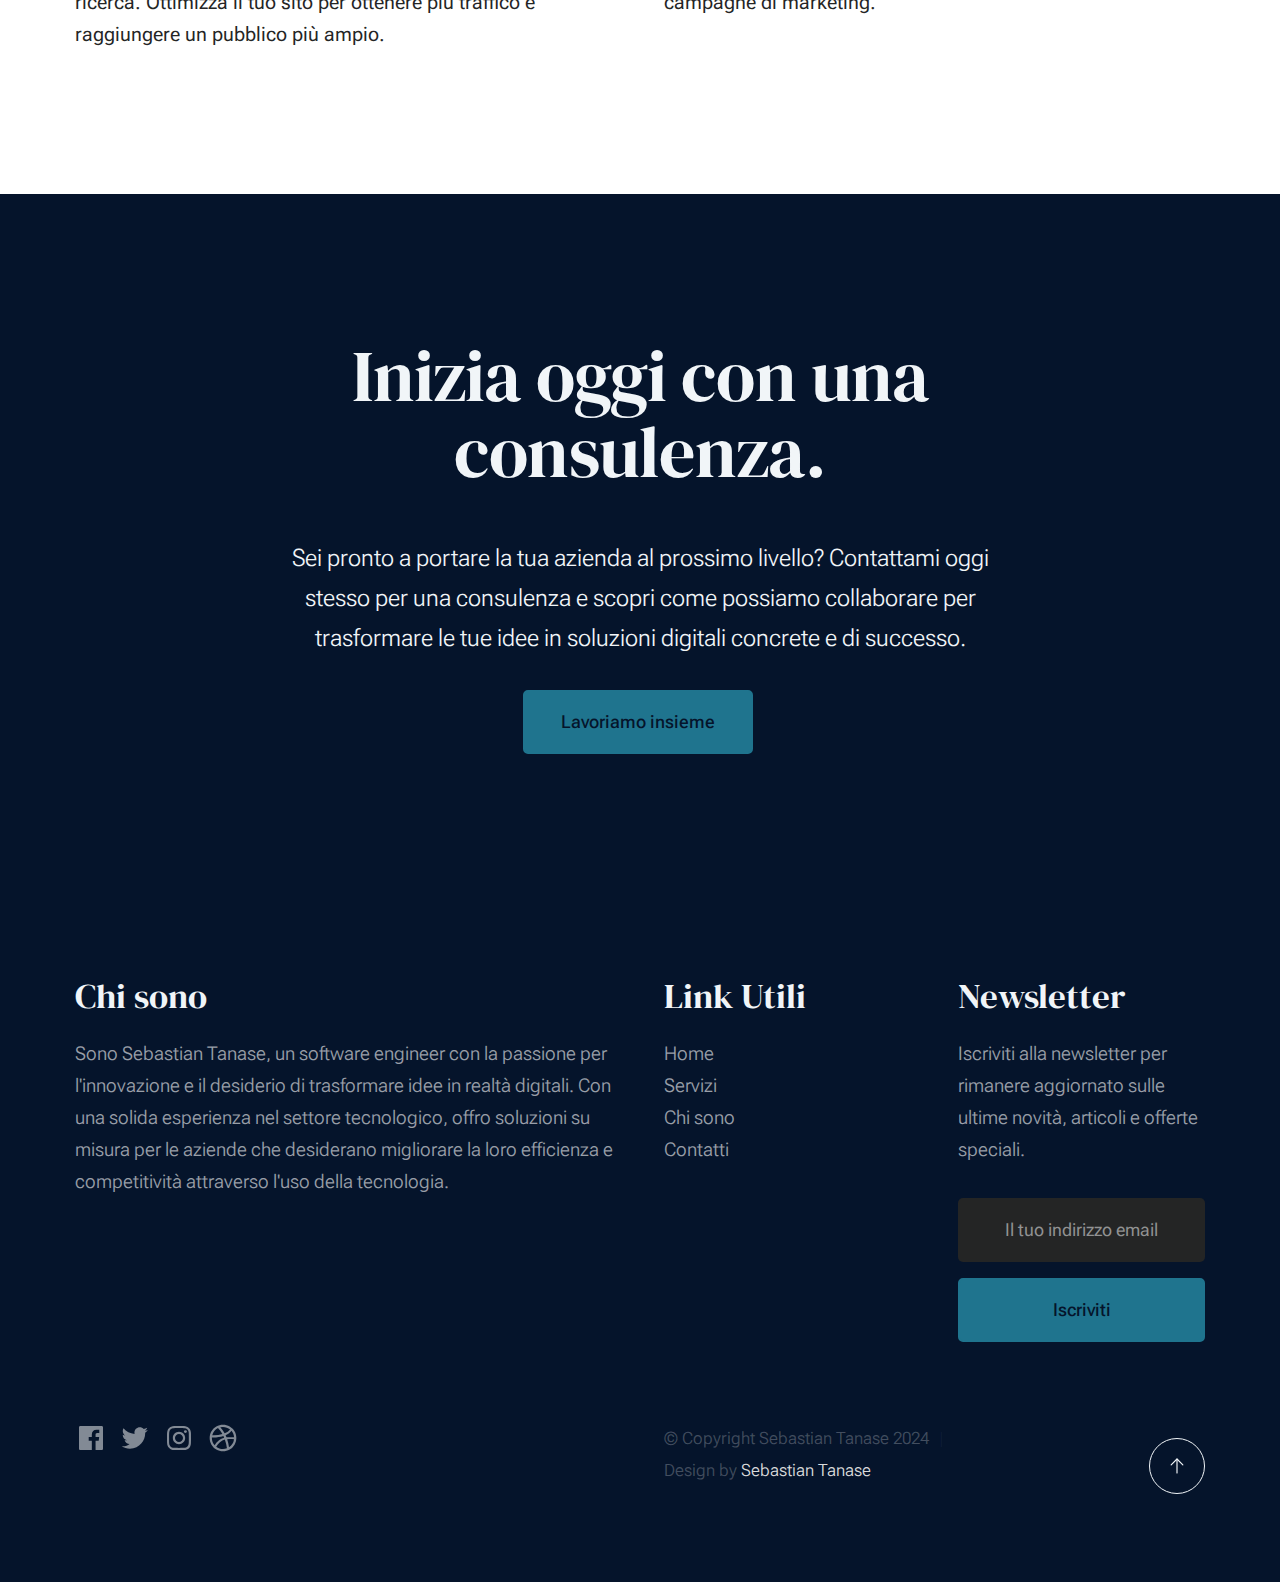
<file: principiwebdesign.html>
<!DOCTYPE html>
<html lang="en" class="no-js">
<head>

    <!-- Basic Page Needs
    ================================================== -->
    <meta charset="utf-8">
    <meta name="viewport" content="width=device-width, initial-scale=1">
    <title>5 Principi di Web Design Efficaci</title>

    <script>
        document.documentElement.classList.remove('no-js');
        document.documentElement.classList.add('js');
    </script>

    <!-- CSS
    ================================================== -->
    <link rel="stylesheet" href="css/vendor.css">
    <link rel="stylesheet" href="css/styles.css">

    <!-- Favicons
    ================================================== -->
    <link rel="apple-touch-icon" sizes="180x180" href="apple-touch-icon.png">
    <link rel="icon" type="image/png" sizes="32x32" href="favicon-32x32.png">
    <link rel="icon" type="image/png" sizes="16x16" href="favicon-16x16.png">
    <link rel="manifest" href="site.webmanifest">

</head>

<body id="top">

<!-- Preloader
================================================== -->
<div id="preloader">
    <div id="loader" class="dots-fade">
        <div></div>
        <div></div>
        <div></div>
    </div>
</div>

<!-- Page Wrap
================================================== -->
<div id="page" class="s-pagewrap">

    <!--aggiungo header-->
    <script src="components/header.js"></script>

    <!-- Site Main Content
    ================================================== -->
    <article id="content" class="s-content entry">
        <div class="s-pageheader entry__header">
            <div class="row">
                <div class="column xl-12">
                    <h1 class="entry__title">
                        5 Principi di Web Design Efficaci
                    </h1> <!-- end entry__title -->
                    <div class="entry__meta">
                        <div class="entry__meta-date">
                            <svg width="24" height="24" fill="none" viewBox="0 0 24 24">
                                <circle cx="12" cy="12" r="7.25" stroke="currentColor" stroke-width="1.5"></circle>
                                <path stroke="currentColor" stroke-width="1.5" d="M12 8V12L14 14"></path>
                            </svg>
                            June 20, 2024
                        </div>
                        <div class="entry__meta-cat">
                            <svg width="24" height="24" fill="none" viewBox="0 0 24 24">
                                <path stroke="currentColor" stroke-linecap="round" stroke-linejoin="round" stroke-width="1.5" d="M19.25 17.25V9.75C19.25 8.64543 18.3546 7.75 17.25 7.75H4.75V17.25C4.75 18.3546 5.64543 19.25 6.75 19.25H17.25C18.3546 19.25 19.25 18.3546 19.25 17.25Z"></path>
                                <path stroke="currentColor" stroke-linecap="round" stroke-linejoin="round" stroke-width="1.5" d="M13.5 7.5L12.5685 5.7923C12.2181 5.14977 11.5446 4.75 10.8127 4.75H6.75C5.64543 4.75 4.75 5.64543 4.75 6.75V11"></path>
                            </svg>
                            <span class="cat-links">
                                    <a >Web Design</a>
                                    <a >Usability</a>
                                </span>
                        </div>
                    </div> <!-- end entry__meta -->
                </div>
            </div>
        </div> <!-- end entry__header -->

        <div class="s-pagecontent entry__content">
            <div class="row entry__media">
                <div class="column xl-12">
                    <figure class="featured-image">
                        <img src="images/thumbs/single/standard-1200.jpg"
                             srcset="images/thumbs/single/standard-2400.jpg 2400w,
                                         images/thumbs/single/standard-1200.jpg 1200w,
                                         images/thumbs/single/standard-600.jpg 600w" sizes="(max-width: 2400px) 100vw, 2400px" alt="Web Design">
                    </figure>
                </div>
            </div> <!-- end entry__media -->

            <div class="row entry__primary width-narrower">
                <div class="column xl-12">
                    <p class="lead">
                        Scopri i 5 principi fondamentali del web design che possono migliorare l'aspetto e l'usabilità del tuo sito web. Dal layout alla tipografia, queste linee guida ti aiuteranno a creare un sito che attiri e coinvolga i visitatori.
                    </p>

                    <h2>1. Semplicità</h2>
                    <p>
                        La semplicità è la chiave per un buon design. Un design semplice e pulito non solo migliora l'estetica del sito, ma rende anche più facile per gli utenti trovare ciò che stanno cercando. Evita elementi inutili che possono distrarre e concentra l'attenzione sugli elementi importanti.
                    </p>

                    <h2>2. Navigazione Intuitiva</h2>
                    <p>
                        Una navigazione chiara e intuitiva è essenziale per un buon sito web. Gli utenti devono essere in grado di trovare facilmente le informazioni di cui hanno bisogno senza dover cercare troppo. Usa menu semplici e ben organizzati, e assicurati che ogni pagina sia facilmente accessibile.
                    </p>

                    <h2>3. Tipografia Leggibile</h2>
                    <p>
                        La scelta dei caratteri tipografici può fare una grande differenza nella leggibilità del tuo sito. Usa font chiari e leggibili, e assicurati che ci sia un buon contrasto tra il testo e lo sfondo. Mantieni la dimensione del carattere abbastanza grande da essere facilmente leggibile su tutti i dispositivi.
                    </p>

                    <h2>4. Layout Responsive</h2>
                    <p>
                        Con sempre più persone che accedono ai siti web tramite dispositivi mobili, è fondamentale che il tuo sito sia responsive. Un layout responsive si adatta automaticamente alla dimensione dello schermo, offrendo un'esperienza utente ottimale su qualsiasi dispositivo.
                    </p>

                    <h2>5. Velocità di Caricamento</h2>
                    <p>
                        La velocità di caricamento del sito è cruciale per mantenere gli utenti sul tuo sito. Pagine che si caricano lentamente possono frustrare i visitatori e farli abbandonare il sito. Ottimizza le immagini, riduci al minimo il codice e utilizza strumenti di caching per migliorare la velocità del tuo sito.
                    </p>

                    <p>
                        Seguendo questi principi di web design, puoi creare un sito web che non solo è esteticamente gradevole, ma che offre anche un'esperienza utente eccezionale. Un buon design è essenziale per attrarre e mantenere i visitatori, e può fare la differenza nel successo del tuo sito web.
                    </p>
                </div> <!-- end column -->
            </div> <!-- end entry__primary -->

            <div class="row related-posts">
                <div class="column xl-12">
                    <h4 class="text-center">Articoli Simili</h4>
                    <div class="grid-list-items">
                        <!--<div class="grid-list-items__item blog-card">
                            <div class="blog-card__header">
                                <h3 class="blog-card__title"><a href="principiwebdesign.html">5 Principi di Web Design Efficaci</a></h3>
                            </div>
                            <div class="blog-card__text">
                                <p>
                                    Scopri i 5 principi fondamentali del web design che possono migliorare l'aspetto e l'usabilità del tuo sito web. Dal layout alla tipografia, queste linee guida ti aiuteranno a creare un sito che attiri e coinvolga i visitatori.
                                </p>
                            </div>
                        </div>--> <!-- end blog-card -->
                        <div class="grid-list-items__item blog-card">
                            <div class="blog-card__header">
                                <h3 class="blog-card__title"><a href="fattoriseo.html">7 Fattori SEO da Considerare per un Miglior Posizionamento</a></h3>
                            </div>
                            <div class="blog-card__text">
                                <p>
                                    Scopri i 7 fattori SEO più importanti da considerare per migliorare il posizionamento del tuo sito web nei motori di ricerca. Ottimizza il tuo sito per ottenere più traffico e raggiungere un pubblico più ampio.
                                </p>
                            </div>
                        </div> <!-- end blog-card -->
                        <div class="grid-list-items__item blog-card">
                            <div class="blog-card__header">
                                <h3 class="blog-card__title"><a href="marketingdati.html">Perché il Marketing Basato sui Dati è Importante?</a></h3>
                            </div>
                            <div class="blog-card__text">
                                <p>
                                    Scopri come il marketing basato sui dati può aiutarti a prendere decisioni informate e a migliorare l'efficacia delle tue campagne di marketing.
                                </p>
                            </div>
                        </div> <!-- end blog card -->
                    </div> <!-- end grid-list-items -->
                </div> <!-- end column -->
            </div> <!-- end related-posts -->
        </div> <!-- end entry__content -->
    </article> <!-- s-content entry-->

    <!-- CTA
    ================================================== -->
    <section id="cta" class="s-cta">
        <div class="row row-x-center text-center">
            <div class="column xl-8 lg-12">
                <div class="s-cta__content">
                    <h2 class="text-display-title">
                        Inizia oggi con una consulenza.
                    </h2>
                    <p class="lead">
                        Sei pronto a portare la tua azienda al prossimo livello? Contattami oggi stesso per una consulenza e scopri come possiamo collaborare per trasformare le tue idee in soluzioni digitali concrete e di successo.
                    </p>
                    <a href="contact.html" class="btn btn--primary">Lavoriamo insieme</a>
                </div>
            </div>
        </div>
    </section> <!-- end s-cta -->

    <!--aggiungo footer-->
    <script src="components/footer.js"></script>

</div> <!-- end page-wrap -->

<!-- Java Script
================================================== -->
<script src="js/plugins.js"></script>
<script src="js/main.js"></script>

</body>
</html>
</file>
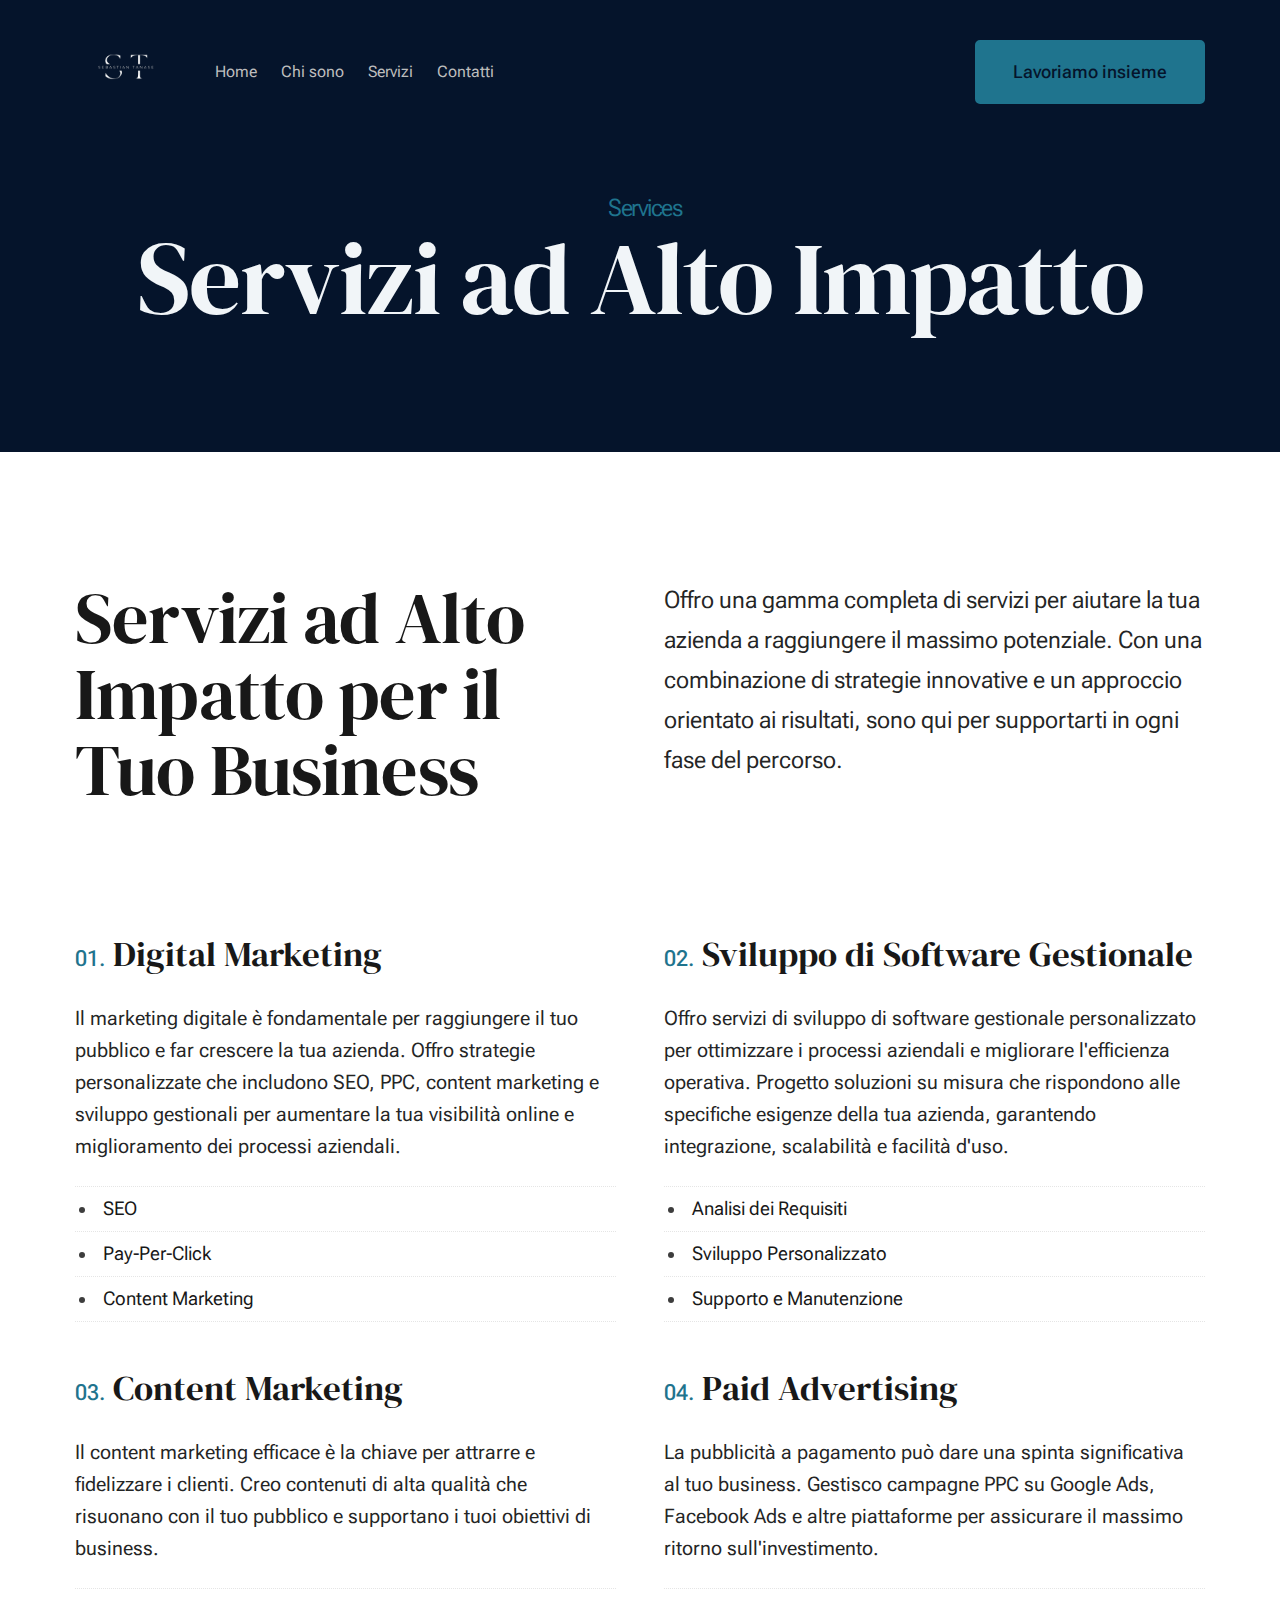
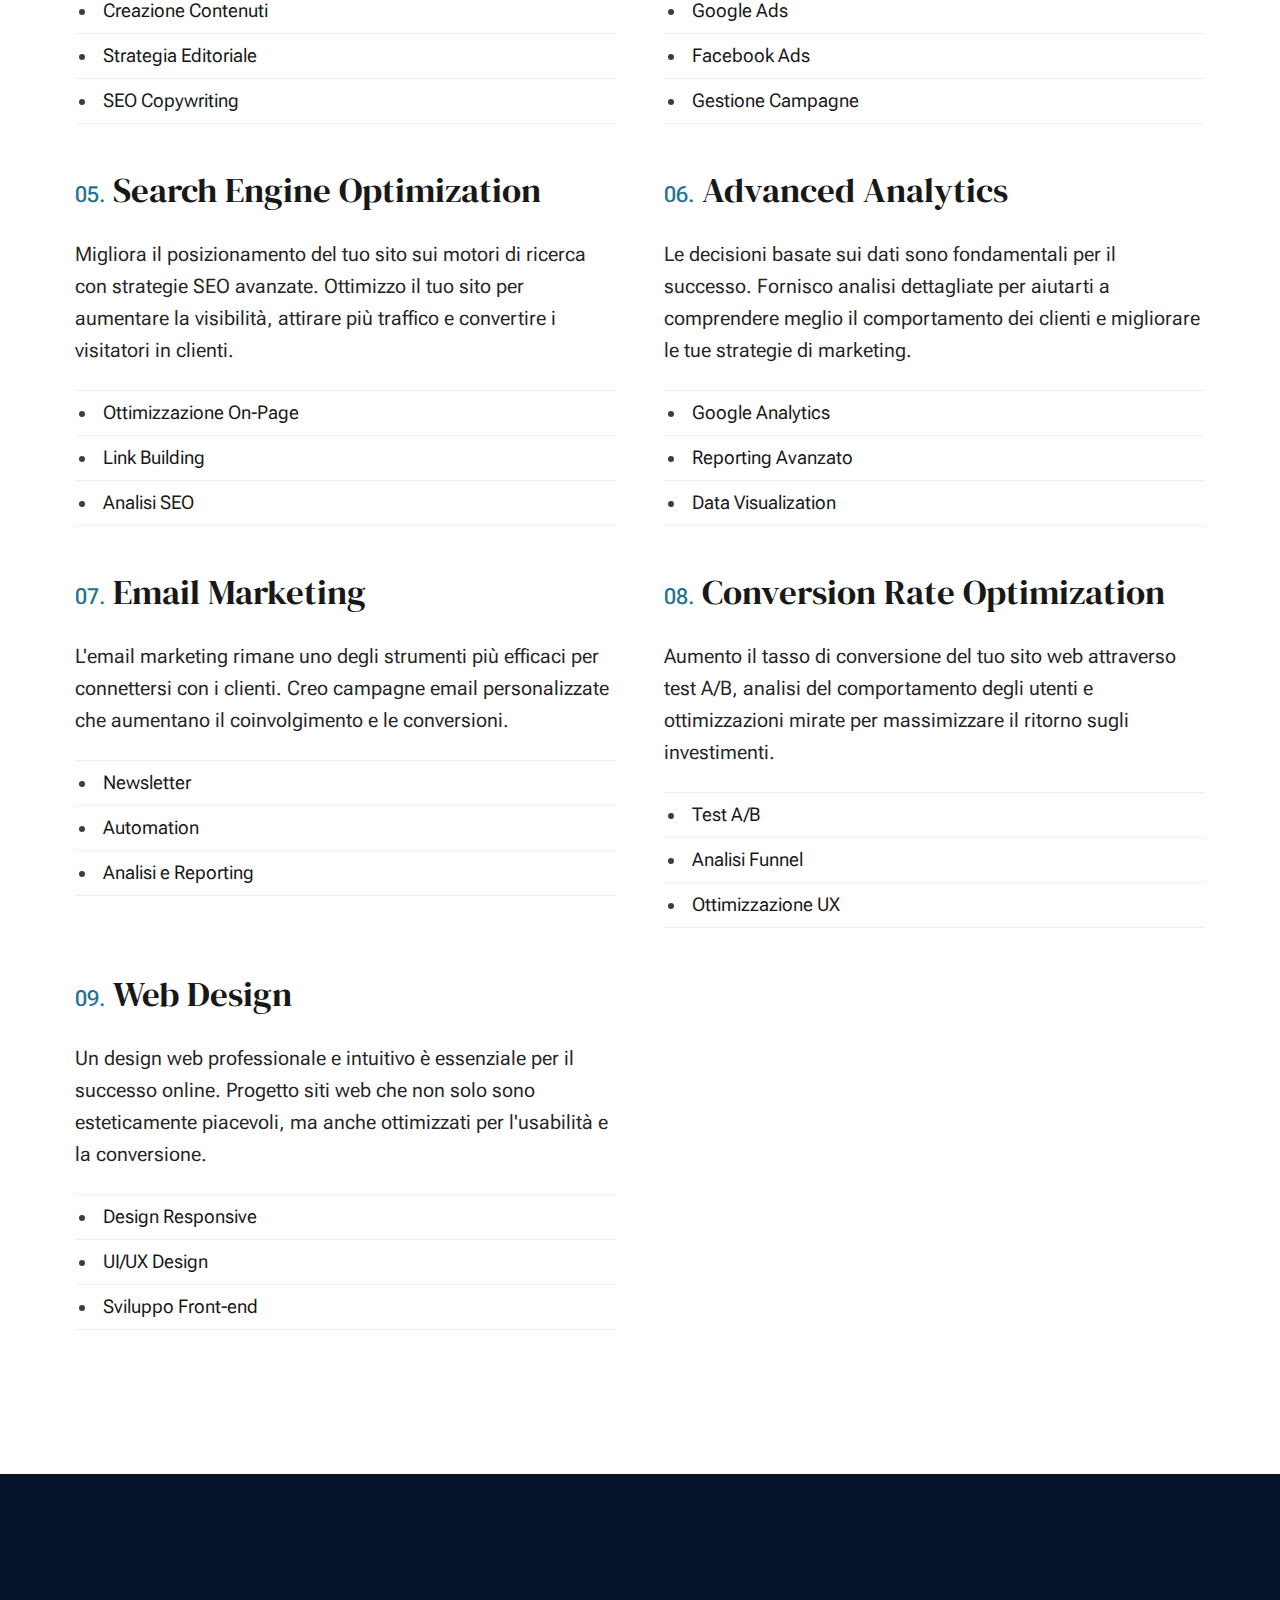
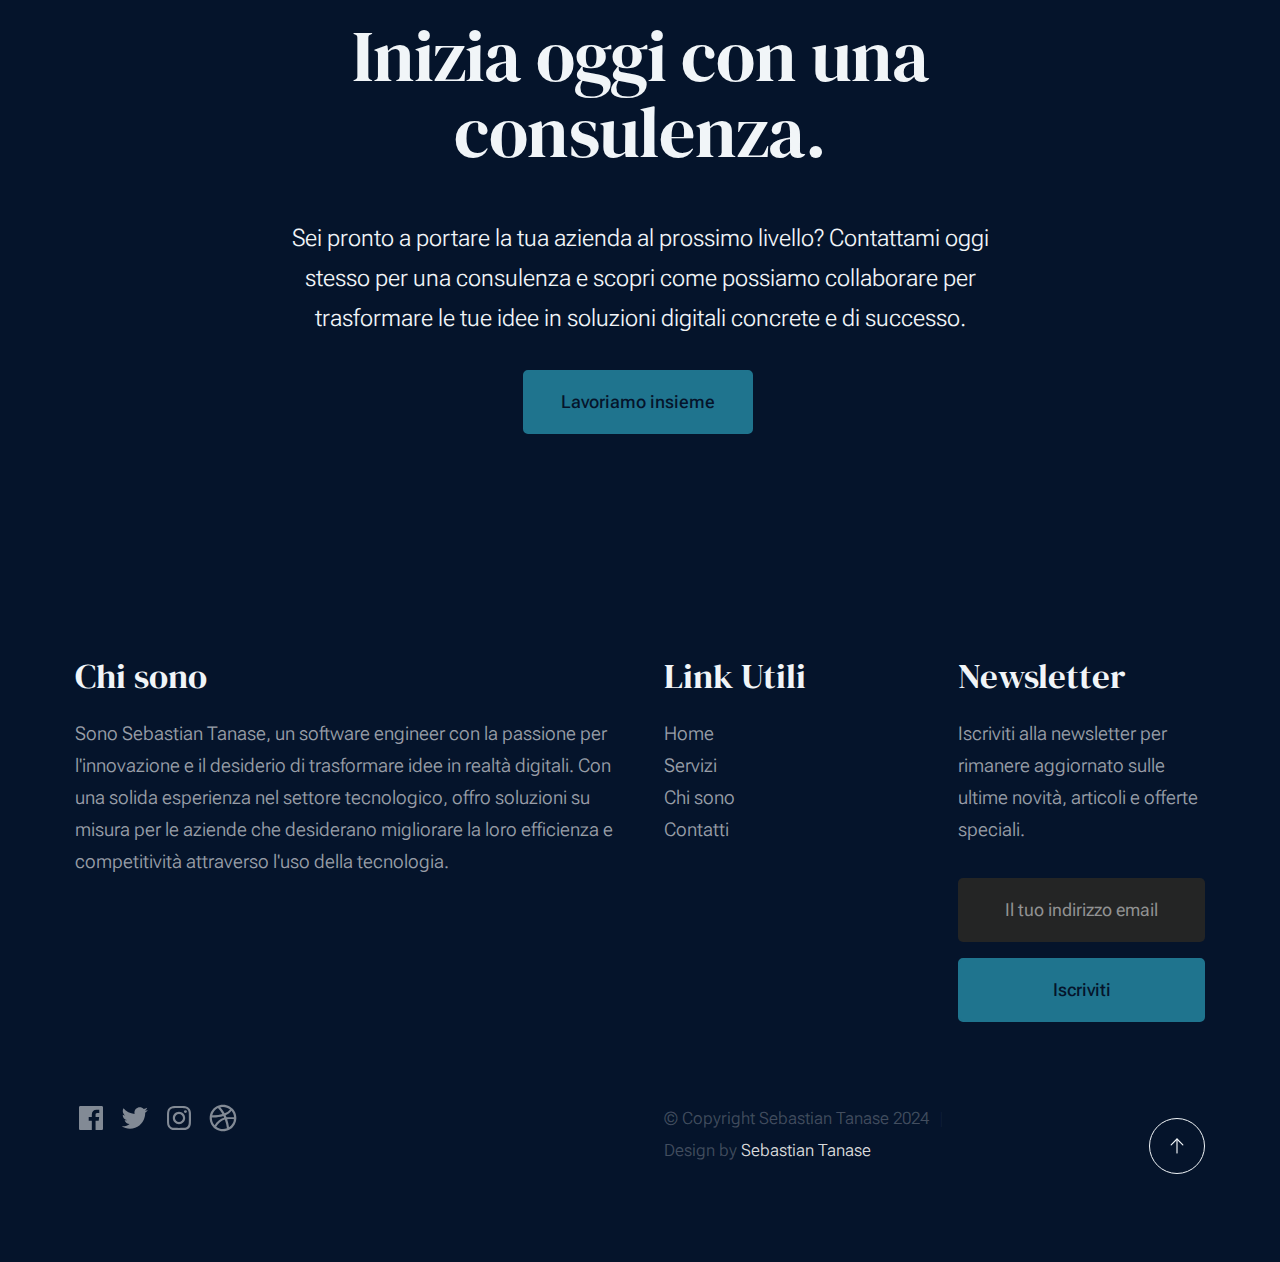
<file: services.html>
<!DOCTYPE html>
<html lang="en" class="no-js">
<head>

    <!-- Basic Page Needs
    ================================================== -->
    <meta charset="utf-8">
    <meta name="viewport" content="width=device-width, initial-scale=1">
    <title>Servizi - Sebastian Tanase</title>
    <meta name="description" content="Scopri i servizi offerti da Sebastian Tanase, Software Engineer e Digital Strategist, per portare la tua azienda al livello successivo.">
    <meta name="keywords" content="servizi, consulenza, software engineer, digital strategist, SEO, PPC, content marketing, sviluppo gestionali, Sebastian Tanase">
    <meta name="author" content="Sebastian Tanase">

    <!-- Open Graph meta tags -->
    <meta property="og:title" content="Servizi - Sebastian Tanase">
    <meta property="og:description" content="Scopri i servizi offerti da Sebastian Tanase, Software Engineer e Digital Strategist, per portare la tua azienda al livello successivo.">
    <meta property="og:image" content="images/og-image.jpg">
    <meta property="og:url" content="https://www.sebastiantanase.it/services.html">
    <meta property="og:type" content="website">

    <!-- Twitter Card meta tags -->
    <meta name="twitter:card" content="summary_large_image">
    <meta name="twitter:title" content="Servizi - Sebastian Tanase">
    <meta name="twitter:description" content="Scopri i servizi offerti da Sebastian Tanase, Software Engineer e Digital Strategist, per portare la tua azienda al livello successivo.">
    <meta name="twitter:image" content="images/twitter-card-image.jpg">

    <script>
        document.documentElement.classList.remove('no-js');
        document.documentElement.classList.add('js');
    </script>

    <!-- CSS
    ================================================== -->
    <link rel="stylesheet" href="css/vendor.css">
    <link rel="stylesheet" href="css/styles.css">

    <!-- Favicons
    ================================================== -->
    <link rel="apple-touch-icon" sizes="180x180" href="apple-touch-icon.png">
    <link rel="icon" type="image/png" sizes="32x32" href="favicon-32x32.png">
    <link rel="icon" type="image/png" sizes="16x16" href="favicon-16x16.png">
    <link rel="manifest" href="site.webmanifest">

</head>
<!-- Google tag (gtag.js) -->
<script async src="https://www.googletagmanager.com/gtag/js?id=G-6HJQ1P0X9R"></script>
<script>
    window.dataLayer = window.dataLayer || [];
    function gtag(){dataLayer.push(arguments);}
    gtag('js', new Date());

    gtag('config', 'G-6HJQ1P0X9R');
</script>
<body id="top">

<!-- Preloader
================================================== -->
<div id="preloader">
    <div id="loader" class="dots-fade">
        <div></div>
        <div></div>
        <div></div>
    </div>
</div>

<!-- Page Wrap
================================================== -->
<div id="page" class="s-pagewrap">

    <!--aggiungo header-->
    <script src="components/header.js"></script>

    <!-- Site Main Content
    ================================================== -->
    <section id="content" class="s-content">
        <section class="s-pageheader pageheader">
            <div class="row">
                <div class="column xl-12">
                    <h1 class="page-title">
                        <span class="page-title__small-type text-pretitle">Services</span>
                        Servizi ad Alto Impatto
                    </h1>
                </div>
            </div>
        </section> <!-- end pageheader -->

        <section class="s-pagecontent pagecontent">
            <div class="row pageintro">
                <div class="column xl-6 lg-12">
                    <h2 class="text-display-title">Servizi ad Alto Impatto per il Tuo Business</h2>
                </div>
                <div class="column xl-6 lg-12 u-flexitem-x-right">
                    <p class="lead">
                        Offro una gamma completa di servizi per aiutare la tua azienda a raggiungere il massimo potenziale. Con una combinazione di strategie innovative e un approccio orientato ai risultati, sono qui per supportarti in ogni fase del percorso.
                    </p>
                </div>
            </div> <!-- end pageintro -->

            <div class="row">
                <div class="column xl-12 grid-block">
                    <div class="grid-full grid-list-items list-items show-ctr">
                        <div class="grid-list-items__item list-items__item">
                            <div class="list-items__item-header">
                                <h3 class="list-items__item-title">Digital Marketing</h3>
                            </div>
                            <div class="list-items__item-text">
                                <p>
                                    Il marketing digitale è fondamentale per raggiungere il tuo pubblico e far crescere la tua azienda. Offro strategie personalizzate che includono SEO, PPC, content marketing e sviluppo gestionali per aumentare la tua visibilità online e miglioramento dei processi aziendali.
                                </p>
                                <ul class="list-services">
                                    <li>SEO</li>
                                    <li>Pay-Per-Click</li>
                                    <li>Content Marketing</li>
                                </ul>
                            </div>
                        </div> <!-- end list-items__item -->

                        <div class="grid-list-items__item list-items__item">
                            <div class="list-items__item-header">
                                <h3 class="list-items__item-title">Sviluppo di Software Gestionale</h3>
                            </div>
                            <div class="list-items__item-text">
                                <p>
                                    Offro servizi di sviluppo di software gestionale personalizzato per ottimizzare i processi aziendali e migliorare l'efficienza operativa. Progetto soluzioni su misura che rispondono alle specifiche esigenze della tua azienda, garantendo integrazione, scalabilità e facilità d'uso.
                                </p>
                                <ul class="list-services">
                                    <li>Analisi dei Requisiti</li>
                                    <li>Sviluppo Personalizzato</li>
                                    <li>Supporto e Manutenzione</li>
                                </ul>
                            </div>
                        </div> <!-- end list-items__item -->

                        <div class="grid-list-items__item list-items__item">
                            <div class="list-items__item-header">
                                <h3 class="list-items__item-title">Content Marketing</h3>
                            </div>
                            <div class="list-items__item-text">
                                <p>
                                    Il content marketing efficace è la chiave per attrarre e fidelizzare i clienti. Creo contenuti di alta qualità che risuonano con il tuo pubblico e supportano i tuoi obiettivi di business.
                                </p>
                                <ul class="list-services">
                                    <li>Creazione Contenuti</li>
                                    <li>Strategia Editoriale</li>
                                    <li>SEO Copywriting</li>
                                </ul>
                            </div>
                        </div> <!-- end list-items__item -->

                        <div class="grid-list-items__item list-items__item">
                            <div class="list-items__item-header">
                                <h3 class="list-items__item-title">Paid Advertising</h3>
                            </div>
                            <div class="list-items__item-text">
                                <p>
                                    La pubblicità a pagamento può dare una spinta significativa al tuo business. Gestisco campagne PPC su Google Ads, Facebook Ads e altre piattaforme per assicurare il massimo ritorno sull'investimento.
                                </p>
                                <ul class="list-services">
                                    <li>Google Ads</li>
                                    <li>Facebook Ads</li>
                                    <li>Gestione Campagne</li>
                                </ul>
                            </div>
                        </div> <!-- end list-items__item -->

                        <div class="grid-list-items__item list-items__item">
                            <div class="list-items__item-header">
                                <h3 class="list-items__item-title">Search Engine Optimization</h3>
                            </div>
                            <div class="list-items__item-text">
                                <p>
                                    Migliora il posizionamento del tuo sito sui motori di ricerca con strategie SEO avanzate. Ottimizzo il tuo sito per aumentare la visibilità, attirare più traffico e convertire i visitatori in clienti.
                                </p>
                                <ul class="list-services">
                                    <li>Ottimizzazione On-Page</li>
                                    <li>Link Building</li>
                                    <li>Analisi SEO</li>
                                </ul>
                            </div>
                        </div> <!-- end list-items__item -->

                        <div class="grid-list-items__item list-items__item">
                            <div class="list-items__item-header">
                                <h3 class="list-items__item-title">Advanced Analytics</h3>
                            </div>
                            <div class="list-items__item-text">
                                <p>
                                    Le decisioni basate sui dati sono fondamentali per il successo. Fornisco analisi dettagliate per aiutarti a comprendere meglio il comportamento dei clienti e migliorare le tue strategie di marketing.
                                </p>
                                <ul class="list-services">
                                    <li>Google Analytics</li>
                                    <li>Reporting Avanzato</li>
                                    <li>Data Visualization</li>
                                </ul>
                            </div>
                        </div> <!-- end list-items__item -->

                        <div class="grid-list-items__item list-items__item">
                            <div class="list-items__item-header">
                                <h3 class="list-items__item-title">Email Marketing</h3>
                            </div>
                            <div class="list-items__item-text">
                                <p>
                                    L'email marketing rimane uno degli strumenti più efficaci per connettersi con i clienti. Creo campagne email personalizzate che aumentano il coinvolgimento e le conversioni.
                                </p>
                                <ul class="list-services">
                                    <li>Newsletter</li>
                                    <li>Automation</li>
                                    <li>Analisi e Reporting</li>
                                </ul>
                            </div>
                        </div> <!-- end list-items__item -->

                        <div class="grid-list-items__item list-items__item">
                            <div class="list-items__item-header">
                                <h3 class="list-items__item-title">Conversion Rate Optimization</h3>
                            </div>
                            <div class="list-items__item-text">
                                <p>
                                    Aumento il tasso di conversione del tuo sito web attraverso test A/B, analisi del comportamento degli utenti e ottimizzazioni mirate per massimizzare il ritorno sugli investimenti.
                                </p>
                                <ul class="list-services">
                                    <li>Test A/B</li>
                                    <li>Analisi Funnel</li>
                                    <li>Ottimizzazione UX</li>
                                </ul>
                            </div>
                        </div> <!-- end list-items__item -->

                        <div class="grid-list-items__item list-items__item">
                            <div class="list-items__item-header">
                                <h3 class="list-items__item-title">Web Design</h3>
                            </div>
                            <div class="list-items__item-text">
                                <p>
                                    Un design web professionale e intuitivo è essenziale per il successo online. Progetto siti web che non solo sono esteticamente piacevoli, ma anche ottimizzati per l'usabilità e la conversione.
                                </p>
                                <ul class="list-services">
                                    <li>Design Responsive</li>
                                    <li>UI/UX Design</li>
                                    <li>Sviluppo Front-end</li>
                                </ul>
                            </div>
                        </div> <!-- end list-items__item -->
                    </div> <!-- grid-list-items -->
                </div> <!-- end grid-block-->
            </div> <!-- end row -->
        </section> <!-- end pagecontent -->

        <!-- Call to Action
        ================================================== -->
        <section id="cta" class="s-cta">
            <div class="row row-x-center text-center">
                <div class="column xl-8 lg-12">
                    <div class="s-cta__content">
                        <h2 class="text-display-title">
                            Inizia oggi con una consulenza.
                        </h2>
                        <p class="lead">
                            Sei pronto a portare la tua azienda al prossimo livello? Contattami oggi stesso per una consulenza e scopri come possiamo collaborare per trasformare le tue idee in soluzioni digitali concrete e di successo.
                        </p>
                        <a href="contact.html" class="btn btn--primary">Lavoriamo insieme</a>
                        <link href="https://assets.calendly.com/assets/external/widget.css" rel="stylesheet">
                        <script src="https://assets.calendly.com/assets/external/widget.js" type="text/javascript" async></script>
                        <script type="text/javascript">window.onload = function() { Calendly.initBadgeWidget({ url: 'https://calendly.com/sebastiantanase18/30min', text: 'Prenota una consulenza gratuita', color: '#0069ff', textColor: '#ffffff', branding: undefined }); }</script>
                        <!-- Calendly badge widget end -->
                    </div>
                </div>
            </div>
        </section> <!-- end s-cta -->

        <!--aggiungo footer-->
        <script src="components/footer.js"></script>

</div> <!-- end page-wrap -->

<!-- JavaScript
================================================== -->
<script src="js/plugins.js"></script>
<script src="js/main.js"></script>
</body>
</html>
</file>
<file: css/vendor.css>
/* ===================================================================
 * Monica Third-party Stylesheets
 * Template Ver. 1.0.0
 * 12-13-2022
 * -------------------------------------------------------------------
 *
 * TOC:
 * # PrismJS
 * # Swiper
 *
 * ------------------------------------------------------------------- */


/* ===================================================================
 * # PrismJS 1.20.0
 *   https://prismjs.com/download.html#themes=prism-okaidia&languages=markup+css+clike+javascript+markup-templating+php 
 *   
 *   okaidia theme for JavaScript, CSS and HTML
 *   Loosely based on Monokai textmate theme by http://www.monokai.nl/
 *   @author ocodia
 * ------------------------------------------------------------------- */
code[class*=language-],
pre[class*=language-] {
  color          : #f8f8f2;
  background     : none;
  text-shadow    : 0 1px rgba(0, 0, 0, 0.3);
  font-family    : var(--font-mono);
  font-size      : calc(var(--text-size) * 0.9444);
  text-align     : left;
  white-space    : pre;
  word-spacing   : normal;
  word-break     : normal;
  word-wrap      : normal;
  line-height    : var(--vspace-1);
  -moz-tab-size  : 4;
  -o-tab-size    : 4;
  tab-size       : 4;
  -webkit-hyphens: none;
  -ms-hyphens    : none;
  hyphens        : none;
}

/* Code blocks */
pre[class*=language-] {
  padding : var(--vspace-0_5) 0 var(--vspace-1);
  margin  : var(--vspace-1) 0;
  overflow: auto;
}

:not(pre)>code[class*=language-],
pre[class*=language-] {
  background: #272822;
}

/* Inline code */
:not(pre)>code[class*=language-] {
  padding    : 0.1em;
  white-space: normal;
}

.token.comment,
.token.prolog,
.token.doctype,
.token.cdata {
  color: slategray;
}

.token.punctuation {
  color: #f8f8f2;
}

.token.namespace {
  opacity: 0.7;
}

.token.property,
.token.tag,
.token.constant,
.token.symbol,
.token.deleted {
  color: #f92672;
}

.token.boolean,
.token.number {
  color: #ae81ff;
}

.token.selector,
.token.attr-name,
.token.string,
.token.char,
.token.builtin,
.token.inserted {
  color: #a6e22e;
}

.token.operator,
.token.entity,
.token.url,
.language-css .token.string,
.style .token.string,
.token.variable {
  color: #f8f8f2;
}

.token.atrule,
.token.attr-value,
.token.function,
.token.class-name {
  color: #e6db74;
}

.token.keyword {
  color: #66d9ef;
}

.token.regex,
.token.important {
  color: #fd971f;
}

.token.important,
.token.bold {
  font-weight: bold;
}

.token.italic {
  font-style: italic;
}

.token.entity {
  cursor: help;
}



/* ===================================================================
 * # Swiper 6.4.5
 *   Most modern mobile touch slider and framework with hardware accelerated transitions
 *   https://swiperjs.com
 *
 *   Copyright 2014-2020 Vladimir Kharlampidi
 *
 *   Released under the MIT License
 *
 *   Released on: December 18, 2020
 * ------------------------------------------------------------------- */
@font-face {
  font-family: "swiper-icons";
  src        : url("data:application/font-woff;charset=utf-8;base64, [base64]//wADZ2x5ZgAAAywAAADMAAAD2MHtryVoZWFkAAABbAAAADAAAAA2E2+eoWhoZWEAAAGcAAAAHwAAACQC9gDzaG10eAAAAigAAAAZAAAArgJkABFsb2NhAAAC0AAAAFoAAABaFQAUGG1heHAAAAG8AAAAHwAAACAAcABAbmFtZQAAA/gAAAE5AAACXvFdBwlwb3N0AAAFNAAAAGIAAACE5s74hXjaY2BkYGAAYpf5Hu/j+W2+MnAzMYDAzaX6QjD6/4//Bxj5GA8AuRwMYGkAPywL13jaY2BkYGA88P8Agx4j+/8fQDYfA1AEBWgDAIB2BOoAeNpjYGRgYNBh4GdgYgABEMnIABJzYNADCQAACWgAsQB42mNgYfzCOIGBlYGB0YcxjYGBwR1Kf2WQZGhhYGBiYGVmgAFGBiQQkOaawtDAoMBQxXjg/wEGPcYDDA4wNUA2CCgwsAAAO4EL6gAAeNpj2M0gyAACqxgGNWBkZ2D4/wMA+xkDdgAAAHjaY2BgYGaAYBkGRgYQiAHyGMF8FgYHIM3DwMHABGQrMOgyWDLEM1T9/w8UBfEMgLzE////P/5//f/V/xv+r4eaAAeMbAxwIUYmIMHEgKYAYjUcsDAwsLKxc3BycfPw8jEQA/[base64]/uznmfPFBNODM2K7MTQ45YEAZqGP81AmGGcF3iPqOop0r1SPTaTbVkfUe4HXj97wYE+yNwWYxwWu4v1ugWHgo3S1XdZEVqWM7ET0cfnLGxWfkgR42o2PvWrDMBSFj/IHLaF0zKjRgdiVMwScNRAoWUoH78Y2icB/yIY09An6AH2Bdu/UB+yxopYshQiEvnvu0dURgDt8QeC8PDw7Fpji3fEA4z/PEJ6YOB5hKh4dj3EvXhxPqH/SKUY3rJ7srZ4FZnh1PMAtPhwP6fl2PMJMPDgeQ4rY8YT6Gzao0eAEA409DuggmTnFnOcSCiEiLMgxCiTI6Cq5DZUd3Qmp10vO0LaLTd2cjN4fOumlc7lUYbSQcZFkutRG7g6JKZKy0RmdLY680CDnEJ+UMkpFFe1RN7nxdVpXrC4aTtnaurOnYercZg2YVmLN/d/gczfEimrE/fs/bOuq29Zmn8tloORaXgZgGa78yO9/cnXm2BpaGvq25Dv9S4E9+5SIc9PqupJKhYFSSl47+Qcr1mYNAAAAeNptw0cKwkAAAMDZJA8Q7OUJvkLsPfZ6zFVERPy8qHh2YER+3i/BP83vIBLLySsoKimrqKqpa2hp6+jq6RsYGhmbmJqZSy0sraxtbO3sHRydnEMU4uR6yx7JJXveP7WrDycAAAAAAAH//wACeNpjYGRgYOABYhkgZgJCZgZNBkYGLQZtIJsFLMYAAAw3ALgAeNolizEKgDAQBCchRbC2sFER0YD6qVQiBCv/H9ezGI6Z5XBAw8CBK/m5iQQVauVbXLnOrMZv2oLdKFa8Pjuru2hJzGabmOSLzNMzvutpB3N42mNgZGBg4GKQYzBhYMxJLMlj4GBgAYow/P/PAJJhLM6sSoWKfWCAAwDAjgbRAAB42mNgYGBkAIIbCZo5IPrmUn0hGA0AO8EFTQAA") format("woff");
  font-weight: 400;
  font-style : normal;
}

:root {
  --swiper-theme-color: #007aff;
}

.swiper-container {
  margin-left : auto;
  margin-right: auto;
  position    : relative;
  overflow    : hidden;
  list-style  : none;
  padding     : 0;
  /* Fix of Webkit flickering */
  z-index     : 1;
}

.swiper-container-vertical>.swiper-wrapper {
  flex-direction: column;
}

.swiper-wrapper {
  position           : relative;
  width              : 100%;
  height             : 100%;
  z-index            : 1;
  display            : flex;
  transition-property: transform;
  box-sizing         : content-box;
}

.swiper-container-android .swiper-slide,
.swiper-wrapper {
  transform: translate3d(0px, 0, 0);
}

.swiper-container-multirow>.swiper-wrapper {
  flex-wrap: wrap;
}

.swiper-container-multirow-column>.swiper-wrapper {
  flex-wrap     : wrap;
  flex-direction: column;
}

.swiper-container-free-mode>.swiper-wrapper {
  transition-timing-function: ease-out;
  margin                    : 0 auto;
}

.swiper-slide {
  flex-shrink        : 0;
  width              : 100%;
  height             : 100%;
  position           : relative;
  transition-property: transform;
}

.swiper-slide-invisible-blank {
  visibility: hidden;
}

/* Auto Height */
.swiper-container-autoheight,
.swiper-container-autoheight .swiper-slide {
  height: auto;
}

.swiper-container-autoheight .swiper-wrapper {
  align-items        : flex-start;
  transition-property: transform, height;
}

/* 3D Effects */
.swiper-container-3d {
  perspective: 1200px;
}

.swiper-container-3d .swiper-wrapper,
.swiper-container-3d .swiper-slide,
.swiper-container-3d .swiper-slide-shadow-left,
.swiper-container-3d .swiper-slide-shadow-right,
.swiper-container-3d .swiper-slide-shadow-top,
.swiper-container-3d .swiper-slide-shadow-bottom,
.swiper-container-3d .swiper-cube-shadow {
  transform-style: preserve-3d;
}

.swiper-container-3d .swiper-slide-shadow-left,
.swiper-container-3d .swiper-slide-shadow-right,
.swiper-container-3d .swiper-slide-shadow-top,
.swiper-container-3d .swiper-slide-shadow-bottom {
  position      : absolute;
  left          : 0;
  top           : 0;
  width         : 100%;
  height        : 100%;
  pointer-events: none;
  z-index       : 10;
}

.swiper-container-3d .swiper-slide-shadow-left {
  background-image: linear-gradient(to left, rgba(0, 0, 0, 0.5), rgba(0, 0, 0, 0));
}

.swiper-container-3d .swiper-slide-shadow-right {
  background-image: linear-gradient(to right, rgba(0, 0, 0, 0.5), rgba(0, 0, 0, 0));
}

.swiper-container-3d .swiper-slide-shadow-top {
  background-image: linear-gradient(to top, rgba(0, 0, 0, 0.5), rgba(0, 0, 0, 0));
}

.swiper-container-3d .swiper-slide-shadow-bottom {
  background-image: linear-gradient(to bottom, rgba(0, 0, 0, 0.5), rgba(0, 0, 0, 0));
}

/* CSS Mode */
.swiper-container-css-mode>.swiper-wrapper {
  overflow          : auto;
  scrollbar-width   : none;
  /* For Firefox */
  -ms-overflow-style: none;
  /* For Internet Explorer and Edge */
}

.swiper-container-css-mode>.swiper-wrapper::-webkit-scrollbar {
  display: none;
}

.swiper-container-css-mode>.swiper-wrapper>.swiper-slide {
  scroll-snap-align: start start;
}

.swiper-container-horizontal.swiper-container-css-mode>.swiper-wrapper {
  -ms-scroll-snap-type: x mandatory;
  scroll-snap-type    : x mandatory;
}

.swiper-container-vertical.swiper-container-css-mode>.swiper-wrapper {
  -ms-scroll-snap-type: y mandatory;
  scroll-snap-type    : y mandatory;
}

:root {
  --swiper-navigation-size   : 44px;
  /*
    --swiper-navigation-color: var(--swiper-theme-color);
    */
}

.swiper-button-prev,
.swiper-button-next {
  position       : absolute;
  top            : 50%;
  width          : calc(var(--swiper-navigation-size) / 44 * 27);
  height         : var(--swiper-navigation-size);
  margin-top     : calc(-1 * var(--swiper-navigation-size) / 2);
  z-index        : 10;
  cursor         : pointer;
  display        : flex;
  align-items    : center;
  justify-content: center;
  color          : var(--swiper-navigation-color, var(--swiper-theme-color));
}

.swiper-button-prev.swiper-button-disabled,
.swiper-button-next.swiper-button-disabled {
  opacity       : 0.35;
  cursor        : auto;
  pointer-events: none;
}

.swiper-button-prev:after,
.swiper-button-next:after {
  font-family   : swiper-icons;
  font-size     : var(--swiper-navigation-size);
  text-transform: none !important;
  letter-spacing: 0;
  text-transform: none;
  font-variant  : initial;
  line-height   : 1;
}

.swiper-button-prev,
.swiper-container-rtl .swiper-button-next {
  left : 10px;
  right: auto;
}

.swiper-button-prev:after,
.swiper-container-rtl .swiper-button-next:after {
  content: "prev";
}

.swiper-button-next,
.swiper-container-rtl .swiper-button-prev {
  right: 10px;
  left : auto;
}

.swiper-button-next:after,
.swiper-container-rtl .swiper-button-prev:after {
  content: "next";
}

.swiper-button-prev.swiper-button-white,
.swiper-button-next.swiper-button-white {
  --swiper-navigation-color: #ffffff;
}

.swiper-button-prev.swiper-button-black,
.swiper-button-next.swiper-button-black {
  --swiper-navigation-color: #000000;
}

.swiper-button-lock {
  display: none;
}

:root {
  /*
    --swiper-pagination-color: var(--swiper-theme-color);
    */
}

.swiper-pagination {
  position  : absolute;
  text-align: center;
  transition: 300ms opacity;
  transform : translate3d(0, 0, 0);
  z-index   : 10;
}

.swiper-pagination.swiper-pagination-hidden {
  opacity: 0;
}

/* Common Styles */
.swiper-pagination-fraction,
.swiper-pagination-custom,
.swiper-container-horizontal>.swiper-pagination-bullets {
  bottom: 10px;
  left  : 0;
  width : 100%;
}

/* Bullets */
.swiper-pagination-bullets-dynamic {
  overflow : hidden;
  font-size: 0;
}

.swiper-pagination-bullets-dynamic .swiper-pagination-bullet {
  transform: scale(0.33);
  position : relative;
}

.swiper-pagination-bullets-dynamic .swiper-pagination-bullet-active {
  transform: scale(1);
}

.swiper-pagination-bullets-dynamic .swiper-pagination-bullet-active-main {
  transform: scale(1);
}

.swiper-pagination-bullets-dynamic .swiper-pagination-bullet-active-prev {
  transform: scale(0.66);
}

.swiper-pagination-bullets-dynamic .swiper-pagination-bullet-active-prev-prev {
  transform: scale(0.33);
}

.swiper-pagination-bullets-dynamic .swiper-pagination-bullet-active-next {
  transform: scale(0.66);
}

.swiper-pagination-bullets-dynamic .swiper-pagination-bullet-active-next-next {
  transform: scale(0.33);
}

.swiper-pagination-bullet {
  width        : 8px;
  height       : 8px;
  display      : inline-block;
  border-radius: 100%;
  background   : #000;
  opacity      : 0.2;
}

button.swiper-pagination-bullet {
  border            : none;
  margin            : 0;
  padding           : 0;
  box-shadow        : none;
  -webkit-appearance: none;
  -moz-appearance   : none;
  appearance        : none;
}

.swiper-pagination-clickable .swiper-pagination-bullet {
  cursor: pointer;
}

.swiper-pagination-bullet-active {
  opacity   : 1;
  background: var(--swiper-pagination-color, var(--swiper-theme-color));
}

.swiper-container-vertical>.swiper-pagination-bullets {
  right    : 10px;
  top      : 50%;
  transform: translate3d(0px, -50%, 0);
}

.swiper-container-vertical>.swiper-pagination-bullets .swiper-pagination-bullet {
  margin : 6px 0;
  display: block;
}

.swiper-container-vertical>.swiper-pagination-bullets.swiper-pagination-bullets-dynamic {
  top      : 50%;
  transform: translateY(-50%);
  width    : 8px;
}

.swiper-container-vertical>.swiper-pagination-bullets.swiper-pagination-bullets-dynamic .swiper-pagination-bullet {
  display   : inline-block;
  transition: 200ms transform, 200ms top;
}

.swiper-container-horizontal>.swiper-pagination-bullets .swiper-pagination-bullet {
  margin: 0 4px;
}

.swiper-container-horizontal>.swiper-pagination-bullets.swiper-pagination-bullets-dynamic {
  left       : 50%;
  transform  : translateX(-50%);
  white-space: nowrap;
}

.swiper-container-horizontal>.swiper-pagination-bullets.swiper-pagination-bullets-dynamic .swiper-pagination-bullet {
  transition: 200ms transform, 200ms left;
}

.swiper-container-horizontal.swiper-container-rtl>.swiper-pagination-bullets-dynamic .swiper-pagination-bullet {
  transition: 200ms transform, 200ms right;
}

/* Progress */
.swiper-pagination-progressbar {
  background: rgba(0, 0, 0, 0.25);
  position  : absolute;
}

.swiper-pagination-progressbar .swiper-pagination-progressbar-fill {
  background      : var(--swiper-pagination-color, var(--swiper-theme-color));
  position        : absolute;
  left            : 0;
  top             : 0;
  width           : 100%;
  height          : 100%;
  transform       : scale(0);
  transform-origin: left top;
}

.swiper-container-rtl .swiper-pagination-progressbar .swiper-pagination-progressbar-fill {
  transform-origin: right top;
}

.swiper-container-horizontal>.swiper-pagination-progressbar,
.swiper-container-vertical>.swiper-pagination-progressbar.swiper-pagination-progressbar-opposite {
  width : 100%;
  height: 4px;
  left  : 0;
  top   : 0;
}

.swiper-container-vertical>.swiper-pagination-progressbar,
.swiper-container-horizontal>.swiper-pagination-progressbar.swiper-pagination-progressbar-opposite {
  width : 4px;
  height: 100%;
  left  : 0;
  top   : 0;
}

.swiper-pagination-white {
  --swiper-pagination-color: #ffffff;
}

.swiper-pagination-black {
  --swiper-pagination-color: #000000;
}

.swiper-pagination-lock {
  display: none;
}

/* Scrollbar */
.swiper-scrollbar {
  border-radius   : 10px;
  position        : relative;
  -ms-touch-action: none;
  background      : rgba(0, 0, 0, 0.1);
}

.swiper-container-horizontal>.swiper-scrollbar {
  position: absolute;
  left    : 1%;
  bottom  : 3px;
  z-index : 50;
  height  : 5px;
  width   : 98%;
}

.swiper-container-vertical>.swiper-scrollbar {
  position: absolute;
  right   : 3px;
  top     : 1%;
  z-index : 50;
  width   : 5px;
  height  : 98%;
}

.swiper-scrollbar-drag {
  height       : 100%;
  width        : 100%;
  position     : relative;
  background   : rgba(0, 0, 0, 0.5);
  border-radius: 10px;
  left         : 0;
  top          : 0;
}

.swiper-scrollbar-cursor-drag {
  cursor: move;
}

.swiper-scrollbar-lock {
  display: none;
}

.swiper-zoom-container {
  width          : 100%;
  height         : 100%;
  display        : flex;
  justify-content: center;
  align-items    : center;
  text-align     : center;
}

.swiper-zoom-container>img,
.swiper-zoom-container>svg,
.swiper-zoom-container>canvas {
  max-width    : 100%;
  max-height   : 100%;
  -o-object-fit: contain;
  object-fit   : contain;
}

.swiper-slide-zoomed {
  cursor: move;
}

/* Preloader */
:root {
  /*
    --swiper-preloader-color: var(--swiper-theme-color);
    */
}

.swiper-lazy-preloader {
  width            : 42px;
  height           : 42px;
  position         : absolute;
  left             : 50%;
  top              : 50%;
  margin-left      : -21px;
  margin-top       : -21px;
  z-index          : 10;
  transform-origin : 50%;
  -webkit-animation: swiper-preloader-spin 1s infinite linear;
  animation        : swiper-preloader-spin 1s infinite linear;
  box-sizing       : border-box;
  border           : 4px solid var(--swiper-preloader-color, var(--swiper-theme-color));
  border-radius    : 50%;
  border-top-color : transparent;
}

.swiper-lazy-preloader-white {
  --swiper-preloader-color: #fff;
}

.swiper-lazy-preloader-black {
  --swiper-preloader-color: #000;
}

@-webkit-keyframes swiper-preloader-spin {
  100% {
    transform: rotate(360deg);
  }
}

@keyframes swiper-preloader-spin {
  100% {
    transform: rotate(360deg);
  }
}

/* a11y */
.swiper-container .swiper-notification {
  position      : absolute;
  left          : 0;
  top           : 0;
  pointer-events: none;
  opacity       : 0;
  z-index       : -1000;
}

.swiper-container-fade.swiper-container-free-mode .swiper-slide {
  transition-timing-function: ease-out;
}

.swiper-container-fade .swiper-slide {
  pointer-events     : none;
  transition-property: opacity;
}

.swiper-container-fade .swiper-slide .swiper-slide {
  pointer-events: none;
}

.swiper-container-fade .swiper-slide-active,
.swiper-container-fade .swiper-slide-active .swiper-slide-active {
  pointer-events: auto;
}

.swiper-container-cube {
  overflow: visible;
}

.swiper-container-cube .swiper-slide {
  pointer-events             : none;
  -webkit-backface-visibility: hidden;
  backface-visibility        : hidden;
  z-index                    : 1;
  visibility                 : hidden;
  transform-origin           : 0 0;
  width                      : 100%;
  height                     : 100%;
}

.swiper-container-cube .swiper-slide .swiper-slide {
  pointer-events: none;
}

.swiper-container-cube.swiper-container-rtl .swiper-slide {
  transform-origin: 100% 0;
}

.swiper-container-cube .swiper-slide-active,
.swiper-container-cube .swiper-slide-active .swiper-slide-active {
  pointer-events: auto;
}

.swiper-container-cube .swiper-slide-active,
.swiper-container-cube .swiper-slide-next,
.swiper-container-cube .swiper-slide-prev,
.swiper-container-cube .swiper-slide-next+.swiper-slide {
  pointer-events: auto;
  visibility    : visible;
}

.swiper-container-cube .swiper-slide-shadow-top,
.swiper-container-cube .swiper-slide-shadow-bottom,
.swiper-container-cube .swiper-slide-shadow-left,
.swiper-container-cube .swiper-slide-shadow-right {
  z-index                    : 0;
  -webkit-backface-visibility: hidden;
  backface-visibility        : hidden;
}

.swiper-container-cube .swiper-cube-shadow {
  position  : absolute;
  left      : 0;
  bottom    : 0px;
  width     : 100%;
  height    : 100%;
  background: #000;
  opacity   : 0.6;
  filter    : blur(50px);
  z-index   : 0;
}

.swiper-container-flip {
  overflow: visible;
}

.swiper-container-flip .swiper-slide {
  pointer-events             : none;
  -webkit-backface-visibility: hidden;
  backface-visibility        : hidden;
  z-index                    : 1;
}

.swiper-container-flip .swiper-slide .swiper-slide {
  pointer-events: none;
}

.swiper-container-flip .swiper-slide-active,
.swiper-container-flip .swiper-slide-active .swiper-slide-active {
  pointer-events: auto;
}

.swiper-container-flip .swiper-slide-shadow-top,
.swiper-container-flip .swiper-slide-shadow-bottom,
.swiper-container-flip .swiper-slide-shadow-left,
.swiper-container-flip .swiper-slide-shadow-right {
  z-index                    : 0;
  -webkit-backface-visibility: hidden;
  backface-visibility        : hidden;
}
</file>
<file: css/styles.css>
@charset "UTF-8";
/* =================================================================== 
 * Monica Main Stylesheet
 * Template Ver. 1.0.0
 * 12-13-2022
 * ------------------------------------------------------------------
 *
 * TOC:
 * # SETTINGS
 *		## fonts
 *    	## colors
 *	  	## spacing and typescale
 *		## grid variables
 * # CSS RESET
 * # GRID
 *		## extra large devices
 *		## large devices
 *		## medium devices 
 *		## tablet devices
 *		## mobile devices
 *		## small mobile devices
 *		## additional column stackpoints 
 * # BASE SETUP
 * # UTILITY CLASSES
 * # TYPOGRAPHY 
 *		## additional typography & helper classes
 *		## lists
 *		## media 
 *		## spacing
 * # PRELOADER
 *		## page loaded
 * # FORM 
 *		## style placeholder text
 *		## change autocomplete styles in Chrome
 * # BUTTONS
 * # TABLE
 * # COMPONENTS
 *		## pagination 
 *		## alert box 
 *		## skillbars
 *		## stats tabs
 * # PROJECT-WIDE SHARED STYLES
 *		## list items
 *		## social list
 *		## blog card
 *		## testimonials
 *		## swiper overrides
 * # GRID-BASED LAYOUTS
 *		## grid block
 *		## list grid
 * # PAGE WRAP
 * # SITE HEADER
 *		## logo
 *		## main navigation
 *		## mobile menu toggle
 * # PAGEHEADER & PAGECONTENT
 * # INTRO
 *		## intro content
 *		## intro scroll down
 *		## intro transitions
 * # ABOUT
 * # EXPERTISE
 * # CLIENTS
 *		## clients list
 * # CTA
 * # JOURNAL
 * # FOOTER
 *		## newsletter
 *		## copyright
 *		## go top
 * # BLOG STYLES 
 * # PAGE STYLES 
 *		## services page
 *		## contact page
 *
 * ------------------------------------------------------------------ */


/* ===================================================================
 * # SETTINGS
 *
 *
 * ------------------------------------------------------------------- */

/* ------------------------------------------------------------------- 
 * ## fonts 
 * ------------------------------------------------------------------- */
@import url("https://fonts.googleapis.com/css2?family=DM+Serif+Display&family=Roboto+Flex:opsz,wght@8..144,300;8..144,400;8..144,500;8..144,600&display=swap");

:root {
	--font-1: "Roboto Flex", sans-serif;
	--font-2: "DM Serif Display", Serif;

  /* monospace
   */
	--font-mono: Consolas, "Andale Mono", Courier, "Courier New", monospace;
}

/* ------------------------------------------------------------------- 
 * ## colors
 * ------------------------------------------------------------------- */
:root {
	   /* color-1(#1F7A8C)
        * color-2(#3D3D3D)
        * color-3(#F0F4F8)
        */
	   --color-1: hsla(194, 64%, 34%, 1);
	   --color-2: hsla(0, 0%, 24%, 1);
	   --color-3: hsla(210, 36%, 96%, 1);

	   /* theme color variations
        */
	   --color-1-lightest             : hsla(194, 64%, 94%, 1);
	   --color-1-lighter              : hsla(194, 64%, 64%, 1);
	   --color-1-light                : hsla(194, 64%, 54%, 1);
	   --color-1-dark                 : hsla(194, 64%, 24%, 1);
	   --color-1-darker               : hsla(194, 64%, 18%, 1);
	   --color-1-darkest              : hsla(194, 64%, 10%, 1);

	   --color-2-lightest             : hsla(0, 0%, 74%, 1);
	   --color-2-lighter              : hsla(0, 0%, 54%, 1);
	   --color-2-light                : hsla(0, 0%, 44%, 1);
	   --color-2-dark                 : #05142b;
	   --color-2-darker               : hsla(0, 0%, 10%, 1);

	   --color-3-light                : hsla(210, 36%, 100%, 1);
	   --color-3-dark                 : hsla(210, 36%, 86%, 1);
	   --color-3-darker               : hsla(210, 36%, 76%, 1);

	   /* feedback colors
        * color-error(#ffd1d2), color-success(#72A98F),
        * color-info(#d7ecfb), color-notice(#fff099)
        */
	   --color-error                  : hsla(0, 100%, 91%, 1);
	   --color-success                : hsla(151, 29%, 56%, 1);
	   --color-info                   : hsla(205, 82%, 91%, 1);
	   --color-notice                 : hsla(51, 100%, 80%, 1);
	   --color-error-content          : hsla(0, 50%, 50%, 1);
	   --color-success-content        : hsla(151, 29%, 28%, 1);
	   --color-info-content           : hsla(205, 32%, 31%, 1);
	   --color-notice-content         : hsla(51, 30%, 30%, 1);

	   /* shades
        * generated using
        * Tint & Shade Generator
        * (https                     ://maketintsandshades.com/)
        */
	   --color-black                  : #000000;
	   --color-gray-19                : #121212;
	   --color-gray-18                : #242525;
	   --color-gray-17                : #363737;
	   --color-gray-16                : #484949;
	   --color-gray-15                : #5b5c5c;
	   --color-gray-14                : #6d6e6e;
	   --color-gray-13                : #7f8080;
	   --color-gray-12                : #919292;
	   --color-gray-11                : #a3a5a5;
	   --color-gray-10                : #b5b7b7;
	   --color-gray-9                 : #bcbebe;
	   --color-gray-8                 : #c4c5c5;
	   --color-gray-7                 : #cbcdcd;
	   --color-gray-6                 : #d3d4d4;
	   --color-gray-5                 : #dadbdb;
	   --color-gray-4                 : #e1e2e2;
	   --color-gray-3                 : #e9e9e9;
	   --color-gray-2                 : #f0f1f1;
	   --color-gray-1                 : #f8f8f8;
	   --color-white                  : #ffffff;

	   /* text
        */
	   --color-text                   : var(--color-gray-18);
	   --color-text-dark              : #181818;
	   --color-text-light             : var(--color-gray-14);
	   --color-placeholder            : var(--color-gray-12);

	   /* link
        */
	   --color-link                   : var(--color-1);
	   --color-link-hover             : var(--color-2-lighter);
	   --color-link-active            : var(--color-2-lighter);

	   /* buttons
        */
	   --color-btn                    : var(--color-gray-4);
	   --color-btn-text               : var(--color-text);
	   --color-btn-hover              : var(--color-gray-5);
	   --color-btn-hover-text         : var(--color-text);
	   --color-btn-primary            : var(--color-1);
	   --color-btn-primary-text       : var(--color-2-dark);
	   --color-btn-primary-hover      : var(--color-1-light);
	   --color-btn-primary-hover-text : var(--color-2-dark);
	   --color-btn-stroke             : var(--color-text-dark);
	   --color-btn-stroke-text        : var(--color-text-dark);
	   --color-btn-stroke-hover       : var(--color-text-dark);
	   --color-btn-stroke-hover-text  : var(--color-white);

	   /* preloader
        */
	   --color-preloader-bg           : var(--color-2-dark);
	   --color-loader                 : var(--color-white);
	   --color-loader-light           : var(--color-2-light);

	   /* others
        */
	   --color-body                   : white;
	   --color-border                 : rgba(0, 0, 0, .1);
	   --border-radius                : 5px;
}
/* -------------------------------------------------------------------
 * ## spacing and typescale
 * ------------------------------------------------------------------- */
:root {
  /* spacing
   * base font size: 20px 
   * vertical space unit : 32px
   */
	--base-size        : 62.5%;
	--multiplier       : 1;
	--base-font-size   : calc(2rem * var(--multiplier));
	--space            : calc(3.2rem * var(--multiplier));

  /* vertical spacing 
   */
	--vspace-0_125     : calc(0.125 * var(--space));
	--vspace-0_25      : calc(0.25 * var(--space));
	--vspace-0_375     : calc(0.375 * var(--space));
	--vspace-0_5       : calc(0.5 * var(--space));
	--vspace-0_625     : calc(0.625 * var(--space));
	--vspace-0_75      : calc(0.75 * var(--space));
	--vspace-0_875     : calc(0.875 * var(--space));
	--vspace-1         : calc(var(--space));
	--vspace-1_25      : calc(1.25 * var(--space));
	--vspace-1_5       : calc(1.5 * var(--space));
	--vspace-1_75      : calc(1.75 * var(--space));
	--vspace-2         : calc(2 * var(--space));
	--vspace-2_5       : calc(2.5 * var(--space));
	--vspace-3         : calc(3 * var(--space));
	--vspace-3_5       : calc(3.5 * var(--space));
	--vspace-4         : calc(4 * var(--space));
	--vspace-4_5       : calc(4.5 * var(--space));
	--vspace-5         : calc(5 * var(--space));
	--vspace-5_5       : calc(5.5 * var(--space));
	--vspace-6         : calc(6 * var(--space));
	--vspace-6_5       : calc(6.5 * var(--space));
	--vspace-7         : calc(7 * var(--space));
	--vspace-7_5       : calc(7.5 * var(--space));
	--vspace-8         : calc(8 * var(--space));
	--vspace-8_5       : calc(8.5 * var(--space));
	--vspace-9         : calc(9 * var(--space));
	--vspace-9_5       : calc(9.5 * var(--space));
	--vspace-10        : calc(10 * var(--space));

  /* type scale
   * ratio 1        :2 | base: 20px
   * -------------------------------------------------------
   *
   * --text-huge-3    = (148.60px)
   * --text-huge-2    = (123.83px)
   * --text-huge-1    = (103.20px)
   * --text-display-3 = (86.00px)
   * --text-display-2 = (71.66px)
   * --text-display-1 = (59.72px)
   * --text-xxxl      = (49.77px)
   * --text-xxl       = (41.47px)
   * --text-xl        = (34.56px)
   * --text-lg        = (28.80px)
   * --text-md        = (24.00px)
   * --text-size      = (20.00px) BASE
   * --text-sm        = (16.67px)
   * --text-xs        = (13.89px)
   *
   * ---------------------------------------------------------
   */
	--text-scale-ratio : 1.2;
	--text-size        : var(--base-font-size);
	--text-xs          : calc((var(--text-size) / var(--text-scale-ratio)) / var(--text-scale-ratio));
	--text-sm          : calc(var(--text-xs) * var(--text-scale-ratio));
	--text-md          : calc(var(--text-sm) * var(--text-scale-ratio) * var(--text-scale-ratio));
	--text-lg          : calc(var(--text-md) * var(--text-scale-ratio));
	--text-xl          : calc(var(--text-lg) * var(--text-scale-ratio));
	--text-xxl         : calc(var(--text-xl) * var(--text-scale-ratio));
	--text-xxxl        : calc(var(--text-xxl) * var(--text-scale-ratio));
	--text-display-1   : calc(var(--text-xxxl) * var(--text-scale-ratio));
	--text-display-2   : calc(var(--text-display-1) * var(--text-scale-ratio));
	--text-display-3   : calc(var(--text-display-2) * var(--text-scale-ratio));
	--text-huge-1      : calc(var(--text-display-3) * var(--text-scale-ratio));
	--text-huge-2      : calc(var(--text-huge-1) * var(--text-scale-ratio));
	--text-huge-3      : calc(var(--text-huge-2) * var(--text-scale-ratio));

  /* default button height
   */
	--vspace-btn       : var(--vspace-2);
}

/* on mobile devices below 600px, change the value of '--multiplier' 
 * to adjust the values of base font size and vertical space unit.
 */
@media screen and (max-width: 600px) {
	:root {
		--multiplier: .9375;
	}
}

/* ------------------------------------------------------------------- 
 * ## grid variables
 * ------------------------------------------------------------------- */
:root {
  
  /* widths for rows and containers
   */
	--width-sixteen-cols: 1760px;
	--width-default     : 1320px;
	--width-wide        : 1600px;
	--width-wider       : 1800px;
	--width-narrow      : 1200px;
	--width-narrower    : 1000px;
	--width-narrowest   : 800px;
	--width-full        : 100%;
	--width-grid-max    : var(--width-default);

  /* gutter
   */
	--gutter            : 2.4rem;
}

/* on large screen devices
 */
@media screen and (max-width: 1000px) {
	:root {
		--gutter: 2.2rem;
	}
}

/* on small devices
 */
@media screen and (max-width: 600px) {
	:root {
		--gutter: 1rem;
	}
}



/* ====================================================================
 * # CSS RESET
 *
 *
 * --------------------------------------------------------------------
 * http://meyerweb.com/eric/tools/css/reset/ 
 * v2.0 | 20110126
 * License: none (public domain)
 * -------------------------------------------------------------------- */
html,
body,
div,
span,
applet,
object,
iframe,
h1,
h2,
h3,
h4,
h5,
h6,
p,
blockquote,
pre,
a,
abbr,
acronym,
address,
big,
cite,
code,
del,
dfn,
em,
img,
ins,
kbd,
q,
s,
samp,
small,
strike,
strong,
sub,
sup,
tt,
var,
b,
u,
i,
center,
dl,
dt,
dd,
ol,
ul,
li,
fieldset,
form,
label,
legend,
table,
caption,
tbody,
tfoot,
thead,
tr,
th,
td,
article,
aside,
canvas,
details,
embed,
figure,
figcaption,
footer,
header,
hgroup,
menu,
nav,
output,
ruby,
section,
summary,
time,
mark,
audio,
video {
	margin        : 0;
	padding       : 0;
	border        : 0;
	font-size     : 100%;
	font          : inherit;
	vertical-align: baseline;
}

/* HTML5 display-role reset for older browsers */
article,
aside,
details,
figcaption,
figure,
footer,
header,
hgroup,
menu,
nav,
section {
	display: block;
}

body {
	line-height: 1;
}

ol,
ul {
	list-style: none;
}

blockquote,
q {
	quotes: none;
}

blockquote:before,
blockquote:after,
q:before,
q:after {
	content: "";
	content: none;
}

table {
	border-collapse: collapse;
	border-spacing : 0;
}


/* ===================================================================
 * # GRID v5.0.0
 *
 *
 * -------------------------------------------------------------------
 * - Grid system based on the flex display property.
 *
 * - Grid breakpoints are based on MAXIMUM WIDTH media queries, 
 *   meaning they apply to that one breakpoint and ALL THOSE BELOW IT.
 *
 * - Grid columns without a specified width will automatically layout 
 *   as equal width columns.
 *
 * - On viewports 400px and below, all grid columns will stacked 
 *   vertically
 *
 * ------------------------------------------------------------------- */

/* row 
 */
.row {
	display  : flex;
	flex-flow: row wrap;
	width    : min(92%, var(--width-grid-max));
	margin   : 0 auto;
}

.row .row {
	width       : auto;
	margin-left : calc(var(--gutter) * -1);
	margin-right: calc(var(--gutter) * -1);
}

/* column
 */
.column {
	flex   : 1;
	padding: 0 var(--gutter);
}

.collapse>.column,
.column.collapse {
	padding: 0;
}

/* row utility classes
 */
.row.row-wrap {
	flex-wrap: wrap;
}

.row.row-nowrap {
	flex-wrap: nowrap;
}

.row.row-y-top {
	align-items: flex-start;
}

.row.row-y-bottom {
	align-items: flex-end;
}

.row.row-y-center {
	align-items: center;
}

.row.row-stretch {
	align-items: stretch;
}

.row.row-baseline {
	align-items: baseline;
}

.row.row-x-left {
	justify-content: flex-start;
}

.row.row-x-right {
	justify-content: flex-end;
}

.row.row-x-center {
	justify-content: center;
}

.row.row-center {
	align-items    : center;
	justify-content: center;
}

/* ------------------------- -------------------------------------------
 * ## extra large devices (1201px and above)
 * -------------------------------------------------------------------- */
.xl-1 {
	flex : none;
	width: 8.3333333333%;
}

.xl-2 {
	flex : none;
	width: 16.6666666667%;
}

.xl-3 {
	flex : none;
	width: 25%;
}

.xl-4 {
	flex : none;
	width: 33.3333333333%;
}

.xl-5 {
	flex : none;
	width: 41.6666666667%;
}

.xl-6 {
	flex : none;
	width: 50%;
}

.xl-7 {
	flex : none;
	width: 58.3333333333%;
}

.xl-8 {
	flex : none;
	width: 66.6666666667%;
}

.xl-9 {
	flex : none;
	width: 75%;
}

.xl-10 {
	flex : none;
	width: 83.3333333333%;
}

.xl-11 {
	flex : none;
	width: 91.6666666667%;
}

.xl-12 {
	flex : none;
	width: 100%;
}

/* --------------------------------------------------------------------
 * ## large devices (1001px to 1200px)
 * -------------------------------------------------------------------- */
@media screen and (max-width: 1200px) {
	.lg-1 {
		flex : none;
		width: 8.3333333333%;
	}

	.lg-2 {
		flex : none;
		width: 16.6666666667%;
	}

	.lg-3 {
		flex : none;
		width: 25%;
	}

	.lg-4 {
		flex : none;
		width: 33.3333333333%;
	}

	.lg-5 {
		flex : none;
		width: 41.6666666667%;
	}

	.lg-6 {
		flex : none;
		width: 50%;
	}

	.lg-7 {
		flex : none;
		width: 58.3333333333%;
	}

	.lg-8 {
		flex : none;
		width: 66.6666666667%;
	}

	.lg-9 {
		flex : none;
		width: 75%;
	}

	.lg-10 {
		flex : none;
		width: 83.3333333333%;
	}

	.lg-11 {
		flex : none;
		width: 91.6666666667%;
	}

	.lg-12 {
		flex : none;
		width: 100%;
	}
}

/* --------------------------------------------------------------------
 * ## medium devices (801px to 1000px)
 * -------------------------------------------------------------------- */
@media screen and (max-width: 1000px) {
	.md-1 {
		flex : none;
		width: 8.3333333333%;
	}

	.md-2 {
		flex : none;
		width: 16.6666666667%;
	}

	.md-3 {
		flex : none;
		width: 25%;
	}

	.md-4 {
		flex : none;
		width: 33.3333333333%;
	}

	.md-5 {
		flex : none;
		width: 41.6666666667%;
	}

	.md-6 {
		flex : none;
		width: 50%;
	}

	.md-7 {
		flex : none;
		width: 58.3333333333%;
	}

	.md-8 {
		flex : none;
		width: 66.6666666667%;
	}

	.md-9 {
		flex : none;
		width: 75%;
	}

	.md-10 {
		flex : none;
		width: 83.3333333333%;
	}

	.md-11 {
		flex : none;
		width: 91.6666666667%;
	}

	.md-12 {
		flex : none;
		width: 100%;
	}
}

/* --------------------------------------------------------------------
 * ## tablet devices (601px to 800px)  
 * -------------------------------------------------------------------- */
@media screen and (max-width: 800px) {
	.tab-1 {
		flex : none;
		width: 8.3333333333%;
	}

	.tab-2 {
		flex : none;
		width: 16.6666666667%;
	}

	.tab-3 {
		flex : none;
		width: 25%;
	}

	.tab-4 {
		flex : none;
		width: 33.3333333333%;
	}

	.tab-5 {
		flex : none;
		width: 41.6666666667%;
	}

	.tab-6 {
		flex : none;
		width: 50%;
	}

	.tab-7 {
		flex : none;
		width: 58.3333333333%;
	}

	.tab-8 {
		flex : none;
		width: 66.6666666667%;
	}

	.tab-9 {
		flex : none;
		width: 75%;
	}

	.tab-10 {
		flex : none;
		width: 83.3333333333%;
	}

	.tab-11 {
		flex : none;
		width: 91.6666666667%;
	}

	.tab-12 {
		flex : none;
		width: 100%;
	}
}

/* --------------------------------------------------------------------
 * ## mobile devices (401px to 600px)  
 * -------------------------------------------------------------------- */
@media screen and (max-width: 600px) {
	.row {
		width        : 100%;
		padding-left : 6vw;
		padding-right: 6vw;
	}

	.row .row {
		padding-left : 0;
		padding-right: 0;
	}

	.mob-1 {
		flex : none;
		width: 8.3333333333%;
	}

	.mob-2 {
		flex : none;
		width: 16.6666666667%;
	}

	.mob-3 {
		flex : none;
		width: 25%;
	}

	.mob-4 {
		flex : none;
		width: 33.3333333333%;
	}

	.mob-5 {
		flex : none;
		width: 41.6666666667%;
	}

	.mob-6 {
		flex : none;
		width: 50%;
	}

	.mob-7 {
		flex : none;
		width: 58.3333333333%;
	}

	.mob-8 {
		flex : none;
		width: 66.6666666667%;
	}

	.mob-9 {
		flex : none;
		width: 75%;
	}

	.mob-10 {
		flex : none;
		width: 83.3333333333%;
	}

	.mob-11 {
		flex : none;
		width: 91.6666666667%;
	}

	.mob-12 {
		flex : none;
		width: 100%;
	}
}

/* --------------------------------------------------------------------
 * ## small mobile devices (up to 400px)
 * -------------------------------------------------------------------- */

/* stack columns vertically
 */
@media screen and (max-width: 400px) {
	.row .row {
		margin-left : 0;
		margin-right: 0;
	}

	.column {
		flex        : none;
		width       : 100%;
		margin-left : 0;
		margin-right: 0;
		padding     : 0;
	}
}

/* --------------------------------------------------------------------
 * ## additional column stackpoints 
 * -------------------------------------------------------------------- */
@media screen and (max-width: 900px) {
	.stack-on-900 {
		flex        : none;
		width       : 100%;
		margin-left : 0;
		margin-right: 0;
	}
}

@media screen and (max-width: 700px) {
	.stack-on-700 {
		flex        : none;
		width       : 100%;
		margin-left : 0;
		margin-right: 0;
	}
}

@media screen and (max-width: 550px) {
	.stack-on-550 {
		flex        : none;
		width       : 100%;
		margin-left : 0;
		margin-right: 0;
	}
}


/* ===================================================================
 * # BASE SETUP
 *
 *
 * ------------------------------------------------------------------- */
html {
	font-size : var(--base-size);
	box-sizing: border-box;
}

*,
*::before,
*::after {
	box-sizing: inherit;
}

html,
body {
	height: 100%;
}

body {
	background-color          : var(--color-body);
	-webkit-overflow-scrolling: touch;
	-webkit-text-size-adjust  : 100%;
	-webkit-font-smoothing    : antialiased;
	-moz-osx-font-smoothing   : grayscale;
}

p {
	font-size     : inherit;
	text-rendering: optimizeLegibility;
}

a {
	text-decoration: none;
}

svg,
img,
video {
	max-width: 100%;
	height   : auto;
}

pre {
	overflow: auto;
}

div,
dl,
dt,
dd,
ul,
ol,
li,
h1,
h2,
h3,
h4,
h5,
h6,
pre,
form,
p,
blockquote,
th,
td {
	margin : 0;
	padding: 0;
}

input[type=email],
input[type=number],
input[type=search],
input[type=text],
input[type=tel],
input[type=url],
input[type=password],
textarea {
	-webkit-appearance: none;
	-moz-appearance   : none;
	appearance        : none;
}


/* ===================================================================
 * # UTILITY CLASSES
 *
 *
 * ------------------------------------------------------------------- */

/* flex item alignment classes
 */
.u-flexitem-center {
	margin    : auto;
	align-self: center;
}

.u-flexitem-left {
	margin-right: auto;
	align-self  : center;
}

.u-flexitem-right {
	margin-left: auto;
	align-self : center;
}

.u-flexitem-x-center {
	margin-right: auto;
	margin-left : auto;
}

.u-flexitem-x-left {
	margin-right: auto;
}

.u-flexitem-x-right {
	margin-left: auto;
}

.u-flexitem-y-center {
	align-self: center;
}

.u-flexitem-y-top {
	align-self: flex-start;
}

.u-flexitem-y-bottom {
	align-self: flex-end;
}

/* misc helper classes
 */
.u-screen-reader-text {
	clip             : rect(1px, 1px, 1px, 1px);
	-webkit-clip-path: inset(50%);
	clip-path        : inset(50%);
	height           : 1px;
	width            : 1px;
	margin           : -1px;
	overflow         : hidden;
	padding          : 0;
	border           : 0;
	position         : absolute;
	word-wrap        : normal !important;
}

.u-clearfix:after {
	content: "";
	display: table;
	clear  : both;
}

.u-flex-center {
	align-items    : center;
	justify-content: center;
}

.u-hidden {
	display: none;
}

.u-invisible {
	visibility: hidden;
}

.u-antialiased {
	-webkit-font-smoothing : antialiased;
	-moz-osx-font-smoothing: grayscale;
}

.u-overflow-hidden {
	overflow: hidden;
}

.u-remove-top {
	margin-top: 0;
}

.u-remove-bottom {
	margin-bottom: 0;
}

.u-add-half-bottom {
	margin-bottom: var(--vspace-0_5);
}

.u-add-bottom {
	margin-bottom: var(--vspace-1);
}

.u-no-border {
	border: none;
}

.u-fullwidth {
	width: 100%;
}

.u-pull-left {
	float: left;
}

.u-pull-right {
	float: right;
}


/* ===================================================================
 * # TYPOGRAPHY 
 *
 *
 * ------------------------------------------------------------------- 
 * type scale - ratio 1:2 | base: 20px
 * -------------------------------------------------------------------
 *
 * --text-huge-3    = (148.60px)
 * --text-huge-2    = (123.83px)
 * --text-huge-1    = (103.20px)
 * --text-display-3 = (86.00px)
 * --text-display-2 = (71.66px)
 * --text-display-1 = (59.72px)
 * --text-xxxl      = (49.77px)
 * --text-xxl       = (41.47px)
 * --text-xl        = (34.56px)
 * --text-lg        = (28.80px)
 * --text-md        = (24.00px)
 * --text-size      = (20.00px) BASE
 * --text-sm        = (16.67px)
 * --text-xs        = (13.89px)
 *
 * -------------------------------------------------------------------- */

/* --------------------------------------------------------------------
 * ## base type styles
 * -------------------------------------------------------------------- */
body {
	font-family: var(--font-1);
	font-size  : var(--base-font-size);
	font-weight: 400;
	line-height: var(--vspace-1);
	color      : var(--color-text);
}

/* links
 */
a {
	color     : var(--color-link);
	transition: all 0.3s ease-in-out;
}

a:focus,
a:hover,
a:active {
	color: var(--color-link-hover);
}

a:hover,
a:active {
	outline: 0;
}

/* headings
 */
h1,
h2,
h3,
h4,
h5,
h6,
.h1,
.h2,
.h3,
.h4,
.h5,
.h6 {
	font-family           : var(--font-2);
	font-weight           : 400;
	color                 : var(--color-text-dark);
	font-variant-ligatures: common-ligatures;
	text-rendering        : optimizeLegibility;
}

h1,
.h1 {
	margin-top   : var(--vspace-2_5);
	margin-bottom: var(--vspace-0_75);
}

h2,
.h2,
h3,
.h3,
h4,
.h4 {
	margin-top   : var(--vspace-2);
	margin-bottom: var(--vspace-0_75);
}

h5,
.h5,
h6,
.h6 {
	margin-top   : var(--vspace-1_75);
	margin-bottom: var(--vspace-0_5);
}

h1,
.h1 {
	font-size     : var(--text-display-2);
	line-height   : calc(2.25 * var(--space));
	letter-spacing: -0.015em;
}

@media screen and (max-width: 500px) {

	h1,
	.h1 {
		font-size  : var(--text-xxxl);
		line-height: calc(1.625 * var(--space));
	}
}

h2,
.h2 {
	font-size     : var(--text-xxl);
	line-height   : calc(1.375 * var(--space));
	letter-spacing: -0.012em;
}

h3,
.h3 {
	font-size  : var(--text-xl);
	line-height: calc(1.125 * var(--space));
}

h4,
.h4 {
	font-size  : var(--text-lg);
	line-height: var(--vspace-1);
}

h5,
.h5 {
	font-size  : var(--text-md);
	line-height: var(--vspace-0_875);
}

h6,
.h6 {
	font-family   : var(--font-1);
	font-weight   : 600;
	font-size     : var(--text-sm);
	line-height   : var(--vspace-0_75);
	text-transform: uppercase;
	letter-spacing: 0.3rem;
}

/* emphasis, italic,
 * strong, bold and small text
 */
em,
i,
strong,
b {
	font-size  : inherit;
	line-height: inherit;
}

em,
i {
	font-style: italic;
}

strong,
b {
	font-weight: 600;
	color      : var(--color-text-dark);
}

small {
	font-size  : 80%;
	font-weight: 400;
	line-height: var(--vspace-0_5);
}

/* blockquotes
 */
blockquote {
	margin     : 0 0 var(--vspace-1) 0;
	padding    : var(--vspace-1) var(--vspace-1_5);
	border-left: 2px solid var(--color-text-dark);
	position   : relative;
}

blockquote p {
	font-family: var(--font-1);
	font-weight: 400;
	font-size  : var(--text-lg);
	font-style : normal;
	line-height: var(--vspace-1_25);
	color      : var(--color-text-dark);
	padding    : 0;
}

blockquote cite {
	display    : block;
	font-family: var(--font-1);
	font-weight: 400;
	font-size  : var(--text-sm);
	line-height: var(--vspace-0_75);
	font-style : normal;
}

blockquote cite:before {
	content: "— ";
}

blockquote cite,
blockquote cite a,
blockquote cite a:visited {
	color : var(--color-text-light);
	border: none;
}

@media screen and (max-width: 500px) {
	blockquote {
		padding: var(--vspace-0_75) var(--vspace-0_75);
	}

	blockquote p {
		font-size  : var(--text-md);
		line-height: var(--vspace-1);
	}
}

/* figures
 */
figure img,
p img {
	margin        : 0;
	vertical-align: bottom;
}

figure {
	display     : block;
	margin-left : 0;
	margin-right: 0;
}

figure img+figcaption {
	margin-top: var(--vspace-1);
}

figcaption {
	/* font-style: italic; */
	font-size    : var(--text-sm);
	text-align   : center;
	margin-bottom: 0;
}

/* preformatted, code
 */
var,
kbd,
samp,
code,
pre {
	font-family: var(--font-mono);
}

pre {
	padding   : var(--vspace-0_75) var(--vspace-1) var(--vspace-1);
	background: var(--color-gray-2);
	overflow-x: auto;
}

code {
	font-size    : var(--text-sm);
	line-height  : 1.6rem;
	margin       : 0 0.2rem;
	padding      : calc((var(--vspace-1) - 1.6rem) / 2 - 0.1rem) 0.7rem;
	white-space  : nowrap;
	background   : var(--color-gray-2);
	border       : 1px solid var(--color-gray-5);
	color        : var(--color-text);
	border-radius: 3px;
}

pre>code {
	display    : block;
	white-space: pre;
	line-height: var(--vspace-1);
	padding    : 0;
	margin     : 0;
	border     : none;
}

/* deleted text, abbreviation,
 * & mark text
 */
del {
	text-decoration: line-through;
}

abbr {
	font-family   : var(--font-1);
	font-weight   : 600;
	font-variant  : small-caps;
	text-transform: lowercase;
	letter-spacing: 0.1em;
	color         : var(--color-text-dark);
}

abbr[title],
dfn[title] {
	border-bottom  : 1px dotted;
	cursor         : help;
	text-decoration: none;
}

mark {
	background: var(--color-1-light);
	color     : var(--color-text);
}

/* horizontal rule
 */
hr {
	border      : solid var(--color-border);
	border-width: 0.1rem 0 0;
	clear       : both;
	margin      : var(--vspace-2) 0 calc(var(--vspace-2) - 1px);
	height      : 0;
}

hr.fancy {
	border    : none;
	margin    : var(--vspace-2) 0;
	height    : var(--vspace-1);
	text-align: center;
}

hr.fancy::before {
	content       : "*****";
	letter-spacing: 0.3em;
}

/* --------------------------------------------------------------------
 * ## additional typography & helper classes
 * -------------------------------------------------------------------- */
.lead,
.attention-getter {
	font-family: var(--font-1);
	font-size  : var(--text-md);
	line-height: var(--vspace-1_25);
}

@media screen and (max-width: 800px) {

	.lead,
	.attention-getter {
		font-size  : calc(var(--text-size) * 1.1);
		line-height: calc(1.125 * var(--space));
	}
}

.pull-quote {
	position  : relative;
	padding   : 0;
	margin-top: 0;
	text-align: center;
}

.pull-quote blockquote {
	border     : none;
	margin     : 0 auto;
	max-width  : 62rem;
	padding-top: var(--vspace-2_5);
	position   : relative;
}

.pull-quote blockquote p {
	font-weight: 400;
	color      : var(--color-text-dark);
}

.pull-quote blockquote:before {
	content          : "";
	display          : block;
	height           : var(--vspace-1);
	width            : var(--vspace-1);
	background-repeat: no-repeat;
	background       : center center;
	background-size  : contain;
	background-image : url(../images/icons/icon-quote.svg);
	transform        : translate(-50%, 0, 0);
	position         : absolute;
	top              : var(--vspace-1);
	left             : 50%;
}

.drop-cap:first-letter {
	float         : left;
	font-family   : var(--font-1);
	font-weight   : 600;
	font-size     : calc(3 * var(--space));
	line-height   : 1;
	padding       : 0 0.125em 0 0;
	text-transform: uppercase;
	background    : transparent;
	color         : var(--color-text-dark);
}

.text-center {
	text-align: center;
}

.text-left {
	text-align: left;
}

.text-right {
	text-align: right;
}

/* --------------------------------------------------------------------
 * ## lists
 * -------------------------------------------------------------------- */
ol {
	list-style: decimal;
}

ul {
	list-style: disc;
}

li {
	display: list-item;
}

ol,
ul {
	margin-left: 1.6rem;
}

ul li {
	padding-left: 0.4rem;
}

ul ul,
ul ol,
ol ol,
ol ul {
	margin: 1.6rem 0 1.6rem 1.6rem;
}

ul.disc li {
	display   : list-item;
	list-style: none;
	padding   : 0 0 0 0.8rem;
	position  : relative;
}

ul.disc li::before {
	content       : "";
	display       : inline-block;
	width         : 6px;
	height        : 6px;
	border-radius : 50%;
	background    : var(--color-1);
	position      : absolute;
	left          : -0.8em;
	top           : calc(50% - 4px);
	vertical-align: middle;
}

dt {
	margin: 0;
	color : var(--color-1);
}

dt strong {
	color: var(--color-1);
}

dd {
	margin: 0 0 0 2rem;
}

/* definition list line style 
 */
.lining dt,
.lining dd {
	display: inline;
	margin : 0;
}

.lining dt+dt:before,
.lining dd+dt:before {
	content    : "\a";
	white-space: pre;
}

.lining dd+dd:before {
	content: ", ";
}

.lining dd+dd:before {
	content: ", ";
}

.lining dd:before {
	content    : ": ";
	margin-left: -0.2em;
}

/* definition list dictionary style 
 */
.dictionary-style dt {
	display      : inline;
	counter-reset: definitions;
}

.dictionary-style dt+dt:before {
	content    : ", ";
	margin-left: -0.2em;
}

.dictionary-style dd {
	display          : block;
	counter-increment: definitions;
}

.dictionary-style dd:before {
	content: counter(definitions, decimal) ". ";
}

/* ------------------------------------------------------------------- 
 * ## media 
 * ------------------------------------------------------------------- */

/* floated image
 */
img.u-pull-right {
	margin: var(--vspace-0_5) 0 var(--vspace-0_5) var(--vspace-0_875);
}

img.u-pull-left {
	margin: var(--vspace-0_5) var(--vspace-0_875) var(--vspace-0_5) 0;
}

/* responsive video container
 */
.video-container {
	--aspect-ratio: 16/9;
	position      : relative;
	height        : 0;
	overflow      : hidden;
	padding-bottom: calc(100% / (var(--aspect-ratio)));
}

.video-container iframe,
.video-container object,
.video-container embed,
.video-container video {
	position: absolute;
	top     : 0;
	left    : 0;
	width   : 100%;
	height  : 100%;
}

/* --------------------------------------------------------------------
 * ## spacing
 * -------------------------------------------------------------------- */
fieldset,
button,
.btn {
	margin-bottom: var(--vspace-0_5);
}

input,
textarea,
select,
pre,
blockquote,
figure,
figcaption,
table,
p,
ul,
ol,
dl,
form,
img,
.video-container,
.ss-custom-select {
	margin-bottom: var(--vspace-1);
}



/* ===================================================================
 * # PRELOADER
 * 
 * 
 * -------------------------------------------------------------------
 * - markup:
 *
 * <div id="preloader">
 *     <div id="loader" class="dots-fade">
 *         <div></div>
 *         <div></div>
 *         <div></div>
 *     </div>
 * </div>
 *
 * - loader class:
 * <dots-fade | dots-jump | dots-pulse>
 *
 * ------------------------------------------------------------------- */
#preloader {
	position       : fixed;
	display        : flex;
	flex-flow      : row wrap;
	justify-content: center;
	align-items    : center;
	background     : var(--color-preloader-bg);
	z-index        : 500;
	height         : 100vh;
	width          : 100%;
	opacity        : 1;
	overflow       : hidden;
}

.no-js #preloader {
	display: none;
}

#loader {
	position: relative;
	width   : 4px;
	height  : 4px;
	padding : 0;
	display : inline-block;
}

#loader>div {
	content      : "";
	background   : var(--color-loader);
	width        : 4px;
	height       : 4px;
	position     : absolute;
	top          : 0;
	left         : 0;
	border-radius: 50%;
}

#loader>div:nth-of-type(1) {
	left: 15px;
}

#loader>div:nth-of-type(3) {
	left: -15px;
}

/* dots jump */
.dots-jump>div {
	-webkit-animation      : dots-jump 1.2s infinite ease;
	animation              : dots-jump 1.2s infinite ease;
	-webkit-animation-delay: 0.2s;
	animation-delay        : 0.2s;
}

.dots-jump>div:nth-of-type(1) {
	-webkit-animation-delay: 0.4s;
	animation-delay        : 0.4s;
}

.dots-jump>div:nth-of-type(3) {
	-webkit-animation-delay: 0s;
	animation-delay        : 0s;
}

@-webkit-keyframes dots-jump {
	0% {
		top: 0;
	}

	40% {
		top: -6px;
	}

	80% {
		top: 0;
	}
}

@keyframes dots-jump {
	0% {
		top: 0;
	}

	40% {
		top: -6px;
	}

	80% {
		top: 0;
	}
}

/* dots fade */
.dots-fade>div {
	-webkit-animation      : dots-fade 1.6s infinite ease;
	animation              : dots-fade 1.6s infinite ease;
	-webkit-animation-delay: 0.4s;
	animation-delay        : 0.4s;
}

.dots-fade>div:nth-of-type(1) {
	-webkit-animation-delay: 0.8s;
	animation-delay        : 0.8s;
}

.dots-fade>div:nth-of-type(3) {
	-webkit-animation-delay: 0s;
	animation-delay        : 0s;
}

@-webkit-keyframes dots-fade {
	0% {
		opacity: 1;
	}

	40% {
		opacity: 0.2;
	}

	80% {
		opacity: 1;
	}
}

@keyframes dots-fade {
	0% {
		opacity: 1;
	}

	40% {
		opacity: 0.2;
	}

	80% {
		opacity: 1;
	}
}

/* dots pulse */
.dots-pulse>div {
	-webkit-animation      : dots-pulse 1.2s infinite ease;
	animation              : dots-pulse 1.2s infinite ease;
	-webkit-animation-delay: 0.2s;
	animation-delay        : 0.2s;
}

.dots-pulse>div:nth-of-type(1) {
	-webkit-animation-delay: 0.4s;
	animation-delay        : 0.4s;
}

.dots-pulse>div:nth-of-type(3) {
	-webkit-animation-delay: 0s;
	animation-delay        : 0s;
}

@-webkit-keyframes dots-pulse {
	0% {
		transform: scale(1);
	}

	40% {
		transform: scale(1.3);
	}

	80% {
		transform: scale(1);
	}
}

@keyframes dots-pulse {
	0% {
		transform: scale(1);
	}

	40% {
		transform: scale(1.3);
	}

	80% {
		transform: scale(1);
	}
}

/* ------------------------------------------------------------------- 
 * ## page loaded
 * ------------------------------------------------------------------- */
.ss-loaded #preloader {
	opacity   : 0;
	visibility: hidden;
	transition: all 0.6s 0.9s ease-in-out;
}

.ss-loaded #preloader #loader {
	opacity   : 0;
	transition: opacity 0.6s ease-in-out;
}



/* ===================================================================
 * # FORM 
 *
 *
 * ------------------------------------------------------------------- */
fieldset {
	border : none;
	padding: 0;
}

input[type=email],
input[type=number],
input[type=search],
input[type=text],
input[type=tel],
input[type=url],
input[type=password],
textarea,
select {
	--input-height     : var(--vspace-2);
	--input-line-height: var(--vspace-1);
	--input-vpadding   : calc(((var(--input-height) - var(--input-line-height)) / 2) - 1px);
	display            : block;
	height             : var(--input-height);
	padding            : var(--input-vpadding) calc(2.4rem - 1px);
	border             : 0;
	outline            : 0;
	color              : var(--color-placeholder);
	font-family        : var(--font-1);
	font-size          : var(--text-sm);
	font-size          : calc(var(--text-size) * 0.8889);
	line-height        : var(--input-line-height);
	max-width          : 100%;
	background-color   : var(--color-gray-3);
	border             : 1px solid transparent;
	transition         : all 0.3s ease-in-out;
	border-radius      : var(--border-radius);
}

.ss-custom-select {
	position: relative;
	padding : 0;
}

.ss-custom-select select {
	-webkit-appearance: none;
	-moz-appearance   : none;
	appearance        : none;
	text-indent       : 0.01px;
	text-overflow     : "";
	margin            : 0;
	vertical-align    : middle;
}

.ss-custom-select select option {
	padding-left : 2rem;
	padding-right: 2rem;
}

.ss-custom-select select::-ms-expand {
	display: none;
}

.ss-custom-select::after {
	border-bottom   : 2px solid rgb(0, 0, 0);
	border-right    : 2px solid rgb(0, 0, 0);
	content         : "";
	display         : block;
	height          : 8px;
	width           : 8px;
	margin-top      : -7px;
	pointer-events  : none;
	position        : absolute;
	right           : 2.4rem;
	top             : 50%;
	transition      : all 0.15s ease-in-out;
	transform-origin: 66% 66%;
	transform       : rotate(45deg);
}

textarea {
	min-height: calc(8 * var(--space));
}

input[type=email]:focus,
input[type=number]:focus,
input[type=search]:focus,
input[type=text]:focus,
input[type=tel]:focus,
input[type=url]:focus,
input[type=password]:focus,
textarea:focus,
select:focus {
	color           : var(--color-black);
	background-color: white;
	box-shadow      : 0 0 5px var(--color-1);
	border          : 1px solid var(--color-1-light);
}

label,
legend {
	font-family  : var(--font-1);
	font-weight  : 600;
	font-size    : var(--text-sm);
	line-height  : var(--vspace-0_5);
	margin-bottom: var(--vspace-0_5);
	color        : var(--color-text-dark);
	display      : block;
}

input[type=checkbox],
input[type=radio] {
	display: inline;
}

label>.label-text {
	display    : inline-block;
	margin-left: 1rem;
	font-family: var(--font-1);
	line-height: inherit;
}

label>input[type=checkbox],
label>input[type=radio] {
	margin  : 0;
	position: relative;
	top     : 2px;
}

/* ------------------------------------------------------------------- 
 * ## style placeholder text
 * ------------------------------------------------------------------- */

::-moz-placeholder {
	/* Mozilla Firefox 19+ */
	color  : var(--color-placeholder);
	opacity: 1;
}

:-ms-input-placeholder {
	/* Internet Explorer 10-11 */
	color: var(--color-placeholder);
}

::placeholder {
	/* Most modern browsers support this now. */
	color: var(--color-placeholder);
}

/* ------------------------------------------------------------------- 
 * ## change autocomplete styles in Chrome
 * ------------------------------------------------------------------- */
input:-webkit-autofill,
input:-webkit-autofill:hover,
input:-webkit-autofill:focus,
textarea:-webkit-autofill,
textarea:-webkit-autofill:hover,
textarea:-webkit-autofill:focus,
select:-webkit-autofill,
select:-webkit-autofill:hover,
select:-webkit-autofill:focus {
	-webkit-text-fill-color: var(--color-1);
	-webkit-transition     : background-color 5000s ease-in-out 0s;
	transition             : background-color 5000s ease-in-out 0s;
}

/* ===================================================================
 * # BUTTONS
 *
 *
 * ------------------------------------------------------------------- */
.btn,
button,
input[type=submit],
input[type=reset],
input[type=button] {
	--btn-height           : var(--vspace-btn);
	display                : inline-block;
	font-family            : var(--font-1);
	font-weight            : 500;
	font-size              : calc(var(--text-size) * 0.9);
	height                 : var(--btn-height);
	line-height            : calc(var(--btn-height) - 4px);
	padding                : 0 3.6rem;
	margin                 : 0 0.4rem var(--vspace-0_5) 0;
	color                  : var(--color-btn-text);
	text-decoration        : none;
	text-align             : center;
	white-space            : nowrap;
	cursor                 : pointer;
	transition             : all 0.3s;
	border-radius          : var(--border-radius);
	background-color       : var(--color-btn);
	border                 : 2px solid var(--color-btn);
	-webkit-font-smoothing : antialiased;
	-moz-osx-font-smoothing: grayscale;
}

.btn:focus,
button:focus,
input[type=submit]:focus,
input[type=reset]:focus,
input[type=button]:focus,
.btn:hover,
button:hover,
input[type=submit]:hover,
input[type=reset]:hover,
input[type=button]:hover {
	background-color: var(--color-btn-hover);
	border-color    : var(--color-btn-hover);
	color           : var(--color-btn-hover-text);
	outline         : 0;
}

/* button primary
 */
.btn.btn--primary,
button.btn--primary,
input[type=submit].btn--primary,
input[type=reset].btn--primary,
input[type=button].btn--primary {
	background  : var(--color-btn-primary);
	border-color: var(--color-btn-primary);
	color       : var(--color-btn-primary-text);
}

.btn.btn--primary:focus,
button.btn--primary:focus,
input[type=submit].btn--primary:focus,
input[type=reset].btn--primary:focus,
input[type=button].btn--primary:focus,
.btn.btn--primary:hover,
button.btn--primary:hover,
input[type=submit].btn--primary:hover,
input[type=reset].btn--primary:hover,
input[type=button].btn--primary:hover {
	background  : var(--color-btn-primary-hover);
	border-color: var(--color-btn-primary-hover);
	color       : var(--color-btn-primary-hover-text);
}

/* button modifiers
 */
.btn.u-fullwidth,
button.u-fullwidth {
	width       : 100%;
	margin-right: 0;
}

.btn--small,
button.btn--small {
	--btn-height: calc(var(--vspace-btn) - 1.6rem);
}

.btn--medium,
button.btn--medium {
	--btn-height: calc(var(--vspace-btn) + .8rem);
}

.btn--large,
button.btn--large {
	--btn-height: calc(var(--vspace-btn) + 1.6rem);
}

.btn--stroke,
button.btn--stroke {
	background: transparent !important;
	border    : 2px solid var(--color-btn-stroke);
	color     : var(--color-btn-stroke-text);
}

.btn--stroke:focus,
button.btn--stroke:focus,
.btn--stroke:hover,
button.btn--stroke:hover {
	background: var(--color-btn-stroke-hover) !important;
	border    : 2px solid var(--color-btn-stroke-hover);
	color     : var(--color-btn-stroke-hover-text);
}

.btn--pill,
button.btn--pill {
	padding-left : 3.2rem !important;
	padding-right: 3.2rem !important;
	border-radius: 1000px !important;
}


/* ===================================================================
 * # TABLE
 *
 *
 * ------------------------------------------------------------------- */
table {
	border-width   : 0;
	width          : 100%;
	max-width      : 100%;
	font-family    : var(--font-1);
	border-collapse: collapse;
}

th,
td {
	padding      : var(--vspace-0_5) 3.2rem calc(var(--vspace-0_5) - 1px);
	text-align   : left;
	border-bottom: 1px solid var(--color-border);
}

th {
	padding    : var(--vspace-0_5) 3.2rem;
	color      : var(--color-text-dark);
	font-family: var(--font-1);
	font-weight: 600;
}

th:first-child,
td:first-child {
	padding-left: 0;
}

th:last-child,
td:last-child {
	padding-right: 0;
}

.table-responsive {
	overflow-x                : auto;
	-webkit-overflow-scrolling: touch;
}



/* ===================================================================
 * # COMPONENTS
 *
 *
 * ------------------------------------------------------------------- */

/* -------------------------------------------------------------------
 * ## pagination 
 * ------------------------------------------------------------------- */
.pgn {
	--pgn-num-height: calc(var(--vspace-1) + .4rem);
	margin          : 0 auto var(--vspace-1);
	text-align      : center;
}

.pgn ul {
	display        : inline-flex;
	flex-flow      : row wrap;
	justify-content: center;
	list-style     : none;
	margin-left    : 0;
	position       : relative;
	padding        : 0 6rem;
}

.pgn ul li {
	margin : 0;
	padding: 0;
}

.pgn__num {
	font-family  : var(--font-1);
	font-weight  : 600;
	font-size    : var(--text-size);
	line-height  : var(--vspace-1);
	display      : block;
	padding      : 0.2rem 1.2rem;
	height       : var(--pgn-num-height);
	margin       : 0.2rem 0.2rem;
	color        : var(--color-text-dark);
	border-radius: var(--border-radius);
	transition   : all, 0.3s, ease-in-out;
}

.pgn__num:focus,
.pgn__num:hover {
	background: var(--color-text-dark);
	color     : var(--color-white);
}

.pgn .current,
.pgn .current:focus,
.pgn .current:hover {
	background: var(--color-text-dark);
	color     : var(--color-white);
}

.pgn .inactive,
.pgn .inactive:focus,
.pgn .inactive:hover {
	opacity: 0.4;
	cursor : default;
}

.pgn__prev,
.pgn__next {
	display        : inline-flex;
	flex-flow      : row wrap;
	justify-content: center;
	align-items    : center;
	height         : var(--pgn-num-height);
	width          : 4.8rem;
	line-height    : var(--vspace-1);
	border-radius  : 4px;
	padding        : 0;
	margin         : 0;
	opacity        : 1;
	font           : 0/0 a;
	text-shadow    : none;
	color          : transparent;
	transition     : all, 0.3s, ease-in-out;
	position       : absolute;
	top            : 50%;
	transform      : translate(0, -50%);
}

.pgn__prev:focus,
.pgn__prev:hover,
.pgn__next:focus,
.pgn__next:hover {
	background: var(--color-text-dark);
}

.pgn__prev svg,
.pgn__next svg {
	height    : 2.4rem;
	width     : 2.4rem;
	transition: all, 0.3s, ease-in-out;
}

.pgn__prev svg path,
.pgn__next svg path {
	fill: var(--color-text-dark);
}

.pgn__prev:focus svg path,
.pgn__prev:hover svg path,
.pgn__next:focus svg path,
.pgn__next:hover svg path {
	fill: white;
}

.pgn__prev {
	left: 0;
}

.pgn__next {
	right: 0;
}

.pgn__prev.inactive,
.pgn__next.inactive {
	opacity: 0.4;
	cursor : default;
}

.pgn__prev.inactive:focus,
.pgn__prev.inactive:hover,
.pgn__next.inactive:focus,
.pgn__next.inactive:hover {
	background-color: transparent;
}

/* ------------------------------------------------------------------- 
 * responsive:
 * pagination
 * ------------------------------------------------------------------- */
@media screen and (max-width: 600px) {
	.pgn ul {
		padding: 0 5.2rem;
	}
}

/* ------------------------------------------------------------------- 
 * ## alert box 
 * ------------------------------------------------------------------- */
.alert-box {
	padding      : var(--vspace-0_75) 4rem var(--vspace-0_75) 3.2rem;
	margin-bottom: var(--vspace-1);
	border-radius: var(--border-radius);
	font-family  : var(--font-1);
	font-weight  : 500;
	font-size    : var(--text-sm);
	line-height  : var(--vspace-0_75);
	opacity      : 1;
	visibility   : visible;
	position     : relative;
}

.alert-box__close {
	position: absolute;
	display : block;
	right   : 1.6rem;
	top     : 1.6rem;
	cursor  : pointer;
	width   : 12px;
	height  : 12px;
}

.alert-box__close::before,
.alert-box__close::after {
	content : "";
	display : inline-block;
	width   : 1px;
	height  : 12px;
	position: absolute;
	top     : 0;
	left    : 5px;
}

.alert-box__close::before {
	transform: rotate(45deg);
}

.alert-box__close::after {
	transform: rotate(-45deg);
}

.alert-box--error {
	background-color: var(--color-error);
	color           : var(--color-error-content);
}

.alert-box--error .alert-box__close::before,
.alert-box--error .alert-box__close::after {
	background-color: var(--color-error-content);
}

.alert-box--success {
	background-color: var(--color-success);
	color           : var(--color-success-content);
}

.alert-box--success .alert-box__close::before,
.alert-box--success .alert-box__close::after {
	background-color: var(--color-success-content);
}

.alert-box--info {
	background-color: var(--color-info);
	color           : var(--color-info-content);
}

.alert-box--info .alert-box__close::before,
.alert-box--info .alert-box__close::after {
	background-color: var(--color-info-content);
}

.alert-box--notice {
	background-color: var(--color-notice);
	color           : var(--color-notice-content);
}

.alert-box--notice .alert-box__close::before,
.alert-box--notice .alert-box__close::after {
	background-color: var(--color-notice-content);
}

.alert-box.hideit {
	opacity   : 0;
	visibility: hidden;
	transition: all 0.5s;
}

/* ------------------------------------------------------------------- 
 * ## skillbars
 * ------------------------------------------------------------------- */
.skill-bars {
	list-style: none;
	margin    : var(--vspace-2) 0 var(--vspace-1);
}

.skill-bars li {
	height       : 0.4rem;
	background   : var(--color-gray-5);
	width        : 100%;
	margin-bottom: calc(var(--vspace-2) - 0.4rem);
	padding      : 0;
	position     : relative;
}

.skill-bars li strong {
	position      : absolute;
	left          : 0;
	top           : calc(var(--vspace-1) * 1.25 * -1);
	font-family   : var(--font-1);
	font-weight   : 600;
	color         : var(--color-text);
	text-transform: uppercase;
	letter-spacing: 0.2em;
	font-size     : var(--text-xs);
	line-height   : var(--vspace-0_75);
}

.skill-bars li .progress {
	background: var(--color-text);
	position  : relative;
	height    : 100%;
}

.skill-bars li .progress span {
	display      : block;
	font-family  : var(--font-1);
	color        : white;
	font-size    : 1rem;
	line-height  : 1;
	background   : var(--color-text);
	padding      : var(--vspace-0_25);
	border-radius: 4px;
	position     : absolute;
	right        : 0;
	top          : calc((var(--vspace-1) + 0.8rem) * -1);
}

.skill-bars li .progress span::after {
	position        : absolute;
	left            : 50%;
	bottom          : -10px;
	margin-left     : -5px;
	width           : 0;
	height          : 0;
	border          : 5px solid transparent;
	border-top-color: var(--color-text, var(--color-black));
	content         : "";
}

.skill-bars li .percent5 {
	width: 5%;
}

.skill-bars li .percent10 {
	width: 10%;
}

.skill-bars li .percent15 {
	width: 15%;
}

.skill-bars li .percent20 {
	width: 20%;
}

.skill-bars li .percent25 {
	width: 25%;
}

.skill-bars li .percent30 {
	width: 30%;
}

.skill-bars li .percent35 {
	width: 35%;
}

.skill-bars li .percent40 {
	width: 40%;
}

.skill-bars li .percent45 {
	width: 45%;
}

.skill-bars li .percent50 {
	width: 50%;
}

.skill-bars li .percent55 {
	width: 55%;
}

.skill-bars li .percent60 {
	width: 60%;
}

.skill-bars li .percent65 {
	width: 65%;
}

.skill-bars li .percent70 {
	width: 70%;
}

.skill-bars li .percent75 {
	width: 75%;
}

.skill-bars li .percent80 {
	width: 80%;
}

.skill-bars li .percent85 {
	width: 85%;
}

.skill-bars li .percent90 {
	width: 90%;
}

.skill-bars li .percent95 {
	width: 95%;
}

.skill-bars li .percent100 {
	width: 100%;
}

/* --------------------------------------------------------------------
 * ## stats tabs
 * -------------------------------------------------------------------- */
.stats-tabs {
	padding: 0;
	margin : var(--vspace-1) 0;
}

.stats-tabs li {
	display     : inline-block;
	margin      : 0 1.6rem var(--vspace-0_5) 0;
	padding     : 0 1.5rem 0 0;
	border-right: 1px solid var(--color-border);
}

.stats-tabs li:last-child {
	margin : 0;
	padding: 0;
	border : none;
}

.stats-tabs li a {
	display    : block;
	font-family: var(--font-1);
	font-size  : var(--text-lg);
	font-weight: 600;
	line-height: var(--vspace-1_5);
	border     : none;
	color      : var(--color-text-dark);
}

.stats-tabs li a:hover {
	color: var(--color-1);
}

.stats-tabs li a em {
	display    : block;
	margin     : 0;
	font-family: var(--font-1);
	font-size  : var(--text-sm);
	line-height: var(--vspace-0_5);
	font-weight: 400;
	font-style : normal;
	color      : var(--color-text-light);
}



/* ===================================================================
 * # PROJECT-WIDE SHARED STYLES
 *
 *
 * ------------------------------------------------------------------- */
.width-sixteen-col {
	--width-grid-max: var(--width-sixteen-cols);
}

.width-narrower {
	--width-grid-max: var(--width-narrower);
}

.text-body-sm {
	font-size  : calc(var(--text-size) * 0.95);
	line-height: calc(0.9375 * var(--space));
}

.text-pretitle {
	font-family: var(--font-1);
	font-size  : var(--text-md);
	line-height: var(--vspace-1);
	color      : var(--color-1);
	transform  : translate(0.2em, 0);
	margin-top : 0;
}

.text-display-title {
	font-size     : var(--text-display-2);
	line-height   : 1.0606;
	letter-spacing: -0.012em;
	color         : var(--color-text-dark);
	margin-top    : 0;
	margin-bottom : var(--vspace-1_5);
}

/* ------------------------------------------------------------------- 
 * ## list items
 * ------------------------------------------------------------------- */
.list-items.show-ctr {
	counter-reset: ctr;
}

.show-ctr .list-items__item-header {
	display      : flex;
	margin-bottom: var(--vspace-0_75);
	align-items  : baseline;
}

.show-ctr .list-items__item-header .list-items__item-title,
.show-ctr .list-items__item-header .list-items__item-small-title {
	margin: 0;
}

.show-ctr .list-items__item-header::before {
	content          : counter(ctr, decimal-leading-zero) ".";
	counter-increment: ctr;
	display          : block;
	font-family      : var(--font-1);
	font-weight      : 500;
	font-size        : 1.1em;
	line-height      : 1;
	color            : var(--color-1);
	margin-right     : var(--vspace-0_25);
	margin-bottom    : var(--vspace-0_25);
}

.list-items__item.u-remove-bottom {
	margin-bottom: 0;
}

.list-items__item-title,
.list-items__item-small-title {
	color     : var(--color-text-dark);
	margin-top: 0;
}

.list-items__item-icon {
	display         : inline-block;
	margin-bottom   : var(--vspace-0_5);
	display         : flex;
	justify-content : center;
	align-items     : center;
	height          : var(--vspace-2);
	width           : var(--vspace-2);
	border-radius   : 50%;
	background-color: var(--color-3);
	box-shadow      : 0 1px 1px rgba(0, 0, 0, 0.03), 0 2px 2px rgba(0, 0, 0, 0.03), 0 4px 4px rgba(0, 0, 0, 0.03);
}

.list-items__item-icon svg {
	height: var(--vspace-1);
	width : var(--vspace-1);
}

.list-items__item-icon svg path {
	fill: var(--color-1);
}

/* ------------------------------------------------------------------- 
 * ## social list
 * ------------------------------------------------------------------- */
.social-list {
	display    : flex;
	align-items: center;
	list-style : none;
	margin     : 0;
}

.social-list li {
	padding-left: 0;
	margin-right: 1.2rem;
}

.social-list li:last-child {
	margin-right: 0;
}

.social-list a {
	display    : flex;
	align-items: center;
}

.social-list a:focus svg path,
.social-list a:hover svg path {
	fill: var(--color-3);
}

.social-list svg {
	height: var(--vspace-1);
	width : var(--vspace-1);
}

.social-list svg path,
.social-list svg circle {
	fill      : rgba(255, 255, 255, 0.5);
	transition: all 0.5s;
}

/* ------------------------------------------------------------------- 
 * ## blog card
 * ------------------------------------------------------------------- */
.blog-card__header {
	margin-bottom: var(--vspace-0_75);
}

.blog-card__cat-links {
	font-size: var(--text-sm);
}

.blog-card__cat-links a {
	color: var(--color-1);
}

.blog-card__title {
	margin     : 0;
	line-height: 1.1574;
}

.blog-card__title a {
	color: var(--color-text-dark);
}

/* --------------------------------------------------------------------
 * ## testimonials
 * -------------------------------------------------------------------- */
.s-testimonials {
	padding-top     : var(--vspace-4);
	padding-bottom  : var(--vspace-3);
	background-color: var(--color-3);
}

.s-testimonials__header {
	margin-bottom: var(--vspace-1);
}

.s-testimonials__header .text-pretitle {
	margin-bottom: var(--vspace-0_125);
}

.s-testimonials__header h3 {
	margin-top: 0;
}

.s-testimonials .testimonials {
	margin: 0;
}

.testimonials {
	margin-top: var(--vspace-3);
	position  : relative;
}

.testimonials__slider {
	padding-bottom: var(--vspace-2_5);
}

.testimonials__author {
	display      : inline-block;
	min-height   : var(--vspace-2);
	margin-bottom: var(--vspace-0_625);
	padding-left : calc(2.25 * var(--space));
	position     : relative;
}

.testimonials__avatar {
	width        : var(--vspace-1_75);
	height       : var(--vspace-1_75);
	border-radius: 100%;
	outline      : none;
	position     : absolute;
	top          : 0;
	left         : 0;
}

.testimonials__cite {
	display: block;
}

.testimonials__cite strong,
.testimonials__cite span {
	font-style: normal;
	transition: all 0.3s ease-in-out;
}

.testimonials__cite strong {
	font-size  : calc(var(--text-size) * 0.9);
	font-weight: 500;
	line-height: var(--vspace-0_75);
	color      : var(--color-text-dark);
}

.testimonials__cite span {
	display    : block;
	font-size  : var(--text-xs);
	font-weight: 400;
	line-height: var(--vspace-0_5);
	color      : var(--color-text-light);
}

/* ------------------------------------------------------------------- 
 * ## swiper overrides
 * ------------------------------------------------------------------- */
.swiper-container .swiper-pagination-bullets .swiper-pagination-bullet {
	margin: 0 1.2rem;
}

.swiper-container .swiper-pagination-bullet {
	width     : 8px;
	height    : 8px;
	background: var(--color-gray-12);
	opacity   : 1;
}

.swiper-container .swiper-pagination-bullet-active {
	background: var(--color-gray-19);
	opacity   : 1;
}

.swiper-container .swiper-pagination-bullet:only-child {
	visibility: hidden;
}

/* ------------------------------------------------------------------- 
 * responsive:
 * project-wide and shared styles
 * ------------------------------------------------------------------- */
@media screen and (max-width: 1200px) {
	.text-display-title {
		font-size: clamp(4rem, 8vw, var(--text-display-2));
	}
}

@media screen and (max-width: 800px) {
	.testimonials__slide {
		text-align: center;
	}

	.testimonials__cite {
		text-align: left;
	}
}

@media screen and (max-width: 500px) {
	.text-pretitle {
		font-size  : var(--text-size);
		line-height: var(--vspace-0_75);
	}

	.show-ctr .list-items__item-header::before {
		font-size   : 0.9em;
		margin-right: var(--vspace-0_125);
	}
}



/* ===================================================================
 * # GRID-BASED LAYOUTS
 *
 *
 * ------------------------------------------------------------------- */

/* --------------------------------------------------------------------
 * ## grid block
 * -------------------------------------------------------------------- */
.grid-block {
	--col                : 12;
	--grid-gap-h         : calc(var(--gutter) * 2);
	--grid-gap-v         : var(--vspace-1);
	display              : grid;
	grid-template-columns: repeat(var(--col), [col] 1fr);
	-moz-column-gap      : var(--grid-gap-h);
	column-gap           : var(--grid-gap-h);
	row-gap              : var(--grid-gap-v);
}

.grid-block.no-h-gutter {
	--grid-gap-h: 0;
}

.grid-block.no-v-gutter {
	--grid-gap-h: 0;
}

.grid-block .grid-full {
	grid-column: 1/-1;
}

.grid-section-split {
	--col             : 16;
	grid-template-rows: auto 1fr;
}

.grid-section-split__header {
	grid-column: 1/span 6;
	grid-row   : 1/2;
	align-self : start;
}

.grid-section-split__header>* {
	width: min(55rem, 95%);
}

.grid-section-split__primary {
	grid-column: 9/span 8;
	grid-row   : 1/3;
	margin-top : var(--vspace-1);
}

.grid-section-split__bottom {
	grid-column: 1/span 4;
	grid-row   : 2;
}

/* ------------------------------------------------------------------- 
 * ## list grid
 * ------------------------------------------------------------------- */
.grid-list-items {
	--gap                : calc(var(--gutter) * 2);
	--min-width          : 360px;
	display              : grid;
	grid-template-columns: repeat(auto-fit, minmax(min(var(--min-width), 100%), 1fr));
	-moz-column-gap      : var(--gap);
	column-gap           : var(--gap);
}

.grid-list-items__item {
	margin-bottom: var(--vspace-0_5);
}

/* ------------------------------------------------------------------- 
 * responsive:
 * grid layouts
 * ------------------------------------------------------------------- */
@media screen and (max-width: 1600px) {
	.grid-section-split__header {
		grid-column: 1/span 8;
	}

	.grid-section-split__primary {
		grid-column: 9/span 8;
	}

	.grid-section-split__bottom {
		grid-column: 1/span 4;
	}
}

@media screen and (max-width: 1200px) {
	.grid-section-split__header {
		grid-column: 1/-1;
	}

	.grid-section-split__header>* {
		width: auto;
	}

	.grid-section-split__primary {
		grid-column: 1/-1;
		grid-row   : auto;
		margin-top : 0;
	}

	.grid-section-split__bottom {
		grid-column: 1/-1;
		grid-row   : auto;
	}
}

@media screen and (max-width: 800px) {
	.grid-block {
		--col: 8;
	}
}

@media screen and (max-width: 600px) {
	.grid-block {
		--col: 4;
	}
}



/* ===================================================================
 * # PAGE WRAP
 *
 *
 * ------------------------------------------------------------------- */
.s-pagewrap {
	display       : flex;
	flex-direction: column;
	min-height    : 100%;
	overflow      : hidden;
	position      : relative;
}


/* ===================================================================
 * # SITE HEADER
 *
 *
 * ------------------------------------------------------------------- */
.s-header {
	--header-height: 80px;
	--logo-width   : 9.6rem;
	--box-shadow   : 0 1px 1px rgba(0, 0, 0, 0.02),
		             0 2px 2px rgba(0, 0, 0, 0.02),
		             0 4px 4px rgba(0, 0, 0, 0.02),
		             0 8px 8px rgba(0, 0, 0, 0.02);
	--box-shadow-2:  0 2px 2px rgba(0, 0, 0, 0.03),
		             0 4px 4px rgba(0, 0, 0, 0.03),
		             0 8px 8px rgba(0, 0, 0, 0.03),
		              16px 16px rgba(0, 0, 0, 0.03);
	z-index         : 100;
	background-color: transparent;
	height          : var(--header-height);
	width           : 100%;
	position        : absolute;
	top             : var(--vspace-0_75);
	left            : 0;
}

.s-header__inner {
	height     : var(--header-height);
	align-items: center;
	padding    : 0 var(--gutter);
}

.s-header__block {
	z-index : 101;
	position: relative;
}

/* --------------------------------------------------------------------
 * ## logo
 * -------------------------------------------------------------------- */
.s-header__logo {
	z-index    : 3;
	line-height: 1;
	transform  : translate(0.3rem, -0.2em);
}

.s-header__logo a {
	display: block;
	margin : 0;
	padding: 0;
	outline: 0;
	border : none;
}

.s-header__logo img {
	width         : var(--logo-width);
	margin        : 0;
	vertical-align: bottom;
}

/* --------------------------------------------------------------------
 * ## main navigation
 * -------------------------------------------------------------------- */
.s-header__nav {
	margin-left    : var(--vspace-1);
	display        : flex;
	flex           : 1 1 0%;
	align-items    : center;
	justify-content: space-between;
}

.s-header__menu-links {
	list-style: none;
	display   : inline-flex;
	flex-flow : row nowrap;
	margin    : 0 4rem 0 0;
	padding   : 0;
}

.s-header__menu-links li {
	padding-left: 0;
}

.s-header__menu-links a {
	display            : block;
	font-family        : var(--font-1);
	font-weight        : 400;
	font-size          : 1.6rem;
	line-height        : var(--vspace-1);
	color              : var(--color-2-lightest);
	padding            : 0 1.2rem;
	transition-property: color, background-color;
}

.s-header__menu-links a:focus,
.s-header__menu-links a:hover {
	color: var(--color-3);
}

.s-header__menu-links .current a {
	color: var(--color-3);
}

/* header contact button
 */
.s-header__contact-btn {
	margin: 0;
}

/* --------------------------------------------------------------------
 * ## mobile menu toggle
 * -------------------------------------------------------------------- */
.s-header__menu-toggle {
	--toggle-block-width: 44px;
	--toggle-line-width : 28px;
	--toggle-line-height: 1px;

	display             : none;
	width               : var(--toggle-block-width);
	height              : var(--toggle-block-width);
	position            : absolute;
	top                 : calc((var(--header-height) - var(--toggle-block-width)) / 2);
	right               : calc(var(--gutter) * 2);
}

.s-header__menu-toggle span {
	display         : block;
	background-color: var(--color-3);
	width           : var(--toggle-line-width);
	height          : var(--toggle-line-height);
	margin-top      : -1px;
	font            : 0/0 a;
	text-shadow     : none;
	color           : transparent;
	transition      : all 0.5s;
	position        : absolute;
	right           : calc((var(--toggle-block-width) - var(--toggle-line-width)) / 2);
	top             : 50%;
	bottom          : auto;
	left            : auto;
}

.s-header__menu-toggle span::before,
.s-header__menu-toggle span::after {
	content         : "";
	width           : 100%;
	height          : 100%;
	background-color: inherit;
	transition      : all 0.5s;
	position        : absolute;
	left            : 0;
}

.s-header__menu-toggle span::before {
	top: -10px;
}

.s-header__menu-toggle span::after {
	bottom: -10px;
}

/* is clicked 
 */
.s-header__menu-toggle.is-clicked span {
	background-color: rgba(255, 255, 255, 0);
	transition      : all 0.1s;
}

.s-header__menu-toggle.is-clicked span::before,
.s-header__menu-toggle.is-clicked span::after {
	background-color: var(--color-3);
}

.s-header__menu-toggle.is-clicked span::before {
	top      : 0;
	transform: rotate(135deg);
}

.s-header__menu-toggle.is-clicked span::after {
	bottom   : 0;
	transform: rotate(225deg);
}

/* ------------------------------------------------------------------- 
 * responsive:
 * site-header
 * ------------------------------------------------------------------- */
@media screen and (max-width: 900px) {
	.s-header {
		--logo-width: 10rem;
		top         : var(--vspace-0_25);
	}

	.s-header__inner {
		width  : 100%;
		margin : 0;
		padding: 0;
	}

	.s-header__block {
		width        : 100%;
		height       : var(--header-height);
		box-shadow   : var(--box-shadow);
		border-bottom: 1px solid rgba(255, 255, 255, 0.05);
	}

	.s-header__logo {
		position : absolute;
		left     : calc(var(--gutter) * 2 + 1.5%);
		top      : 50%;
		transform: translate(0, -50%);
	}

	.s-header__nav {
		display         : block;
		width           : 100%;
		transform       : scaleY(0);
		transform-origin: center top;
		background-color: var(--color-2-dark);
		box-shadow      : var(--box-shadow-2);
		border-bottom   : 1px solid rgba(255, 255, 255, 0.05);
		padding-top     : calc(var(--header-height) + var(--vspace-3));
		padding-right   : calc(var(--gutter) + 4.4vw);
		padding-left    : calc(var(--gutter) + 4.4vw);
		padding-bottom  : 4.4rem;
		margin          : 0;
		position        : absolute;
		top             : calc(var(--vspace-1_5) * -1);
		left            : 0;
	}

	.s-header__nav a:not(.btn) {
		display    : inline-block;
		font-size  : var(--text-md);
		line-height: 1;
		padding    : var(--vspace-0_5) 0;
	}

	.s-header__menu-links,
	.s-header__contact {
		margin    : 0;
		transform : translateY(-2rem);
		opacity   : 0;
		visibility: hidden;
	}

	.s-header__menu-links {
		display      : block;
		margin-bottom: var(--vspace-1);
	}

	.s-header__contact {
		margin-top: var(--vspace-1_5);
	}

	.s-header__contact .btn {
		width : 100%;
		margin: 0;
	}

	.s-header__menu-toggle {
		display: block;
	}

	.menu-is-open .s-header {
		height: auto;
	}

	.menu-is-open .s-header__block {
		box-shadow: none;
	}

	.menu-is-open .s-header__nav {
		transform       : scaleY(1);
		transition      : transform 0.4s cubic-bezier(0.215, 0.61, 0.355, 1);
		transition-delay: 0s;
	}

	.menu-is-open .s-header__menu-links,
	.menu-is-open .s-header__contact {
		transform       : translateY(0);
		opacity         : 1;
		visibility      : visible;
		transition      : all 0.6s cubic-bezier(0.215, 0.61, 0.355, 1);
		transition-delay: 0.3s;
	}
}

@media screen and (max-width: 600px) {
	.s-header__logo {
		left: calc(var(--gutter) * 2 + 1vw);
	}

	.s-header__nav a:not(.btn) {
		font-size: var(--text-size);
		padding  : var(--vspace-0_5) 0;
	}

	.s-header__menu-toggle {
		right: calc(var(--gutter) * 2 + 0.4rem);
	}
}

@media screen and (max-width: 400px) {
	.s-header__nav {
		padding-right: 7vw;
		padding-left : 7vw;
	}

	.s-header__nav a:not(.btn) {
		font-size: var(--text-size);
	}
}



/* ===================================================================
 * # PAGEHEADER & PAGECONTENT
 *
 *
 * ------------------------------------------------------------------- */
.s-pageheader {
	padding-top     : var(--vspace-6);
	padding-bottom  : var(--vspace-3);
	background-color: var(--color-2-dark);
	text-align      : center;
}

.s-pageheader .page-title {
	margin-top : 0;
	font-size  : clamp(5.2rem, 10vw, var(--text-huge-1));
	line-height: 1.0465;
	color      : var(--color-3);
}

.s-pageheader .page-title__small-type {
	display      : block;
	margin-bottom: 0;
}

.s-pagecontent {
	padding-top   : var(--vspace-4);
	padding-bottom: var(--vspace-3);
}

.s-pagecontent .pageintro {
	margin-bottom: var(--vspace-2_5);
}

.s-pagecontent .pageintro h1,
.s-pagecontent .pageintro h2 {
	margin-top   : 0;
	margin-bottom: var(--vspace-1_5);
}

.s-pagecontent .pagination {
	margin-top: var(--vspace-2);
}

/* ------------------------------------------------------------------- 
 * responsive:
 * pageheader & pagecontent
 * ------------------------------------------------------------------- */
@media screen and (max-width: 1200px) {

	.s-pagecontent .pageintro h1,
	.s-pagecontent .pageintro h2 {
		text-align: center;
	}
}

@media screen and (max-width: 800px) {
	.s-pageheader {
		padding-top   : var(--vspace-5);
		padding-bottom: var(--vspace-2);
	}

	.s-pagecontent .pageintro {
		margin-bottom: var(--vspace-1_5);
	}
}

@media screen and (max-width: 600px) {
	.s-pagecontent {
		padding-top: var(--vspace-3);
	}
}



/* ===================================================================
 * # INTRO
 *
 *
 * ------------------------------------------------------------------- */
.s-intro {
	--content-padding-top   : max(20rem, 18vh);
	--content-padding-bottom: 10.8rem;
	--content-min-height    : calc(var(--vspace-1) * 27);
	z-index                 : 2;
	background-color        : var(--color-2-dark);
	background              : linear-gradient(20deg, hsl(216, 79%, 9%) 40%, hsl(0deg, 0%, 13%) 100%);
	width                   : 100%;
	height                  : max(var(--content-min-height), 100vh);
	overflow                : hidden;
	position                : relative;
}

/* --------------------------------------------------------------------
 * ## intro content
 * -------------------------------------------------------------------- */
.s-intro__content {
	z-index       : 2;
	align-items   : center;
	height        : 100%;
	color         : var(--color-3);
	padding-top   : var(--content-padding-top);
	padding-bottom: var(--content-padding-bottom);
	position      : relative;
}

.s-intro__content-inner {
	--col       : 16;
	--grid-gap-v: var(--vspace-0_5);
}

.s-intro__content-text {
	z-index    : 2;
	grid-column: 1/span 11;
	margin-top : var(--vspace-1);
}

.s-intro__content-pretitle {
	margin-bottom: var(--vspace-0_125);
	padding-left : 10rem;
	color        : var(--color-3);
	transform    : translate(-9.6rem, 0);
	position     : relative;
}

.s-intro__content-pretitle::before {
	content         : "";
	display         : block;
	width           : 8rem;
	height          : 1px;
	background-color: var(--color-1);
	position        : absolute;
	top             : 50%;
	left            : 0;
}

.s-intro__content-title {
	font-size    : clamp(5rem, 7vw, 11.6rem);
	line-height  : 1;
	margin-top   : 0;
	margin-bottom: var(--vspace-1_25);
	color        : var(--color-3);
}

.s-intro__content-media {
	grid-column : 12/-1;
	grid-row    : span 2;
	justify-self: end;
	align-self  : center;
}

.s-intro__content-media-inner {
	position: relative;
}

.s-intro__content-media img {
	z-index       : 2;
	width         : max(440px, 10vw);
	margin        : 0;
	-o-object-fit : cover;
	object-fit    : cover;
	aspect-ratio  : 2/2.5;
	vertical-align: bottom;
	box-shadow    : 0 60px 40px -40px rgba(0, 0, 0, 0.2);
	position      : relative;
}

.s-intro__content-media .lines {
	--line-color : var(--color-1-darker);
	width        : 100%;
	height       : 18%;
	border-top   : 1px solid var(--line-color);
	border-bottom: 1px solid var(--line-color);
	transform    : translate(-35%, 0);
	position     : absolute;
	left         : 0;
	bottom       : 6%;
}

.s-intro__content-media .lines:before,
.s-intro__content-media .lines:after {
	content: "";
}

.s-intro__content-media .lines:before,
.s-intro__content-media .lines:after,
.s-intro__content-media .lines span {
	display         : block;
	width           : 100%;
	height          : 1px;
	background-color: var(--line-color);
	position        : absolute;
	right           : 0;
}

.s-intro__content-media .lines::before {
	top: 25%;
}

.s-intro__content-media .lines::after {
	top: 75%;
}

.s-intro__content-media .lines span {
	top: 50%;
}

/* --------------------------------------------------------------------
 * ## intro scroll down
 * -------------------------------------------------------------------- */
.s-intro__scroll-down {
	z-index    : 2;
	grid-column: 1/10;
	grid-row   : 2;
}

.s-intro__scroll-down a {
	display    : inline-flex;
	align-items: center;
	color      : var(--color-3);
}

.s-intro__scroll-down span {
	display    : block;
	font-family: var(--font-1);
	font-size  : var(--text-size);
	font-weight: 300;
	line-height: var(--vspace-2);
}

.s-intro__scroll-down .scroll-icon {
	display        : flex;
	justify-content: center;
	align-items    : center;
	height         : var(--vspace-1_5);
	width          : var(--vspace-1_5);
	border-radius  : 50%;
	border         : 1px solid var(--color-1);
	margin-right   : var(--vspace-0_5);
}

.s-intro__scroll-down svg {
	height: var(--vspace-0_875);
	width : var(--vspace-0_875);
	stroke: var(--color-3);
}

/* --------------------------------------------------------------------
 * ## intro transitions
 * -------------------------------------------------------------------- */
.ss-home .s-header__inner,
.s-intro__content-media img,
.s-intro__content-media .lines,
.s-intro__content-title,
.s-intro__content-pretitle,
.s-intro__scroll-down {
	transition-timing-function: cubic-bezier(0.28, 0.12, 0.22, 1);
	transition-duration       : 0.9s;
	transition-delay          : 0s;
	opacity                   : 0;
}

.ss-home .s-header__inner {
	transition-duration: 0.6s;
}

.ss-home .s-header__inner,
.s-intro__content-media .lines {
	transition-property: opacity;
}

.s-intro__content-media img {
	transition-property: opacity, transform;
	transform          : translate(-100px, 0);
}

.s-intro__content-pretitle {
	transition-property: opacity, transform;
	transform          : translate(-9.6rem, 150px);
}

.s-intro__content-title,
.s-intro__scroll-down {
	transition-property: opacity, transform;
	transform          : translateY(150px);
}

.no-js .ss-home .s-header__inner,
.no-js .s-intro__content-media .lines,
.ss-show .ss-home .s-header__inner,
.ss-show .s-intro__content-media .lines {
	opacity: 1;
}

.no-js .s-intro__content-media img,
.ss-show .s-intro__content-media img {
	opacity  : 1;
	transform: translate(0, 0);
}

.no-js .s-intro__content-pretitle,
.ss-show .s-intro__content-pretitle {
	opacity  : 1;
	transform: translate(-9.6rem, 0);
}

.no-js .s-intro__content-title,
.no-js .s-intro__scroll-down,
.ss-show .s-intro__content-title,
.ss-show .s-intro__scroll-down {
	opacity  : 1;
	transform: translateY(0);
}

.no-js .s-intro__content-media img,
.ss-show .s-intro__content-media img {
	transition-delay: 0.6s;
}

.no-js .s-intro__content-media .lines,
.ss-show .s-intro__content-media .lines {
	transition-delay: 0.9s;
}

.no-js .s-intro__content-pretitle,
.ss-show .s-intro__content-pretitle {
	transition-delay: 1.2s;
}

.no-js .s-intro__content-title,
.ss-show .s-intro__content-title {
	transition-delay: 1.5s;
}

.no-js .s-intro__scroll-down,
.ss-show .s-intro__scroll-down {
	transition-delay: 1.8s;
	bottom          : 0;
}

/* ------------------------------------------------------------------- 
 * responsive:
 * intro
 * ------------------------------------------------------------------- */
@media screen and (max-width: 900px) {
	.s-intro {
		--content-padding-top: max(12rem, 18vh);
		height               : auto;
	}

	.s-intro__content-inner {
		--col       : 8;
		--grid-gap-v: 0;
	}

	.s-intro__content-text {
		grid-column-end: span 8;
	}

	.s-intro__content-title {
		font-size: clamp(4rem, 10vw, 10.4rem);
	}

	.s-intro__content-title br {
		display: none;
	}

	.s-intro__content-media {
		grid-column: 4/-1;
		grid-row   : 2;
	}

	.s-intro__content-media .lines {
		transform: translate(-90%, 0);
	}

	.s-intro__scroll-down {
		grid-column-end: span 4;
		grid-row       : 2;
		margin-top     : var(--vspace-0_5);
	}

	.no-js .s-intro__content-pretitle,
	.ss-show .s-intro__content-pretitle {
		transition-delay: 0.6s;
	}

	.no-js .s-intro__content-title,
	.ss-show .s-intro__content-title {
		transition-delay: 0.9s;
	}

	.no-js .s-intro__content-media img,
	.ss-show .s-intro__content-media img {
		transition-delay: 1.5s;
	}

	.no-js .s-intro__content-media .lines,
	.ss-show .s-intro__content-media .lines {
		transition-delay: 1.8s;
	}

	.no-js .s-intro__scroll-down,
	.ss-show .s-intro__scroll-down {
		transition-delay: 2.1s;
		bottom          : 0;
	}
}

@media screen and (max-width: 800px) {
	.s-intro__scroll-down span {
		font-size: var(--text-sm);
	}
}

@media screen and (max-width: 600px) {
	.s-intro {
		--content-padding-top: max(12rem, 16vh);
	}

	.s-intro__content-media .lines {
		width    : 200%;
		transform: translate(-100%, 0);
	}
}

@media screen and (max-width: 560px) {
	.s-intro__content-pretitle {
		padding-left: 9.6rem;
	}

	.s-intro__content-pretitle::before {
		width: 8.6rem;
	}

	.s-intro__scroll-down {
		margin-left: var(--vspace-0_25);
	}

	.s-intro__scroll-down span {
		display: none;
	}
}



/* ===================================================================
 * # ABOUT
 *
 *
 * ------------------------------------------------------------------- */
.s-about {
	padding-top     : var(--vspace-6);
	padding-bottom  : var(--vspace-6);
	background-color: var(--color-2-dark);
	color           : var(--color-3);
}

.s-about .section-header {
	z-index: 2;
}

.s-about .text-display-title {
	color: var(--color-3);
}

.s-about__content-imgbg {
	aspect-ratio: 1/1;
	width       : 25vw;
	transform   : translate(-40%, 0);
	margin      : -20% 0 0 0;
	opacity     : 0.25;
	grid-column : 1/span 5;
	grid-row    : 1/span 1;
}

.s-about__content-main .attention-getter,
.s-about__content-main .lead {
	font-weight: 300;
}

.s-about__content-btn {
	--color-btn-stroke           : var(--color-3);
	--color-btn-stroke-text      : var(--color-3);
	--color-btn-stroke-hover     : var(--color-3);
	--color-btn-stroke-hover-text: var(--color-2-dark);
}

.s-about__social {
	margin-top     : var(--vspace-0_75);
	justify-content: center;
}

.s-about__social svg path,
.s-about__social svg circle {
	fill: var(--color-3);
}

/* ------------------------------------------------------------------- 
 * responsive:
 * about
 * ------------------------------------------------------------------- */
@media screen and (max-width: 800px) {
	.s-about {
		padding-top   : var(--vspace-4);
		padding-bottom: var(--vspace-5);
	}

	.s-about__content-imgbg {
		grid-column: 1/span 4;
		width      : 60vw;
	}
}



/* ===================================================================
 * # EXPERTISE
 *
 *
 * ------------------------------------------------------------------- */
.s-expertise {
	padding-top   : var(--vspace-6);
	padding-bottom: var(--vspace-5);
}

.s-expertise__content-main {
	margin-top: var(--vspace-1_5);
}

/* ------------------------------------------------------------------- 
 * responsive:
 * expertise
 * ------------------------------------------------------------------- */
@media screen and (max-width: 800px) {
	.s-expertise {
		padding-top: var(--vspace-5);
	}
}



/* ===================================================================
 * # CLIENTS
 *
 *
 * ------------------------------------------------------------------- */
.s-clients {
	padding-top     : var(--vspace-6);
	padding-bottom  : var(--vspace-4);
	background-color: var(--color-3);
}

.s-clients__content-block:first-child {
	margin-bottom: var(--vspace-1_75);
}

.s-clients__content-block:first-child .grid-block {
	--grid-gap-v: 0;
}

.s-clients__content-block:first-child .grid-section-split__primary {
	grid-row: auto;
}

/* --------------------------------------------------------------------
 * ## clients list
 * -------------------------------------------------------------------- */
.clients-list {
	display     : flex;
	flex-flow   : row wrap;
	border-color: rgba(0, 0, 0, 0.2);
	border-style: solid;
	border-width: 1px 0 0 1px;
	margin-top  : 0;
}

.clients-list__item {
	flex        : none;
	width       : 20%;
	border-color: rgba(0, 0, 0, 0.2);
	border-width: 1px;
	text-align  : center;
	padding     : 0;
}

.clients-list__item a {
	display   : block;
	padding   : var(--vspace-1) var(--vspace-0_75);
	transition: all 0.5s ease-in;
}

.clients-list__item a:focus,
.clients-list__item a:hover {
	background-color: var(--color-3-dark);
}

.clients-list__item img {
	margin        : 0;
	transform     : scale(0.95);
	transition    : all 0.5s ease-in;
	vertical-align: bottom;
}

.clients-list__item:nth-child(n) {
	border-style: none solid solid none;
}

/* ------------------------------------------------------------------- 
 * responsive:
 * clients
 * ------------------------------------------------------------------- */
@media screen and (max-width: 1600px) {
	.clients-list__item {
		width: 25%;
	}
}

@media screen and (max-width: 1200px) {
	.s-clients__content-block:first-child .grid-section-split__primary {
		margin-top: 0;
	}

	.clients-list__item {
		width: 33.3333%;
	}
}

@media screen and (max-width: 900px) {
	.clients-list__item {
		width: 50%;
	}
}

@media screen and (max-width: 600px) {
	.clients-list__item a {
		padding: var(--vspace-1) var(--vspace-0_25);
	}
}

@media screen and (max-width: 460px) {
	.clients-list__item {
		width: 100%;
	}

	.clients-list__item a {
		padding: var(--vspace-0_75) var(--vspace-0_75);
	}
}



/* ===================================================================
 * # CTA
 *
 *
 * ------------------------------------------------------------------- */
.s-cta {
	padding-top     : var(--vspace-4_5);
	padding-bottom  : var(--vspace-3_5);
	background-color: var(--color-2-dark);
	color           : var(--color-3);
}

.s-cta .text-pretitle {
	color: var(--color-2);
}

.s-cta .text-display-title {
	color: var(--color-3);
}

.s-cta .attention-getter,
.s-cta .lead {
	font-weight: 300;
}

/* ------------------------------------------------------------------- 
 * responsive:
 * CTA
 * ------------------------------------------------------------------- */
@media screen and (max-width: 1000px) {
	.s-cta__content .btn {
		width       : 100%;
		margin-right: 0;
	}
}



/* ===================================================================
 * # JOURNAL
 *
 *
 * ------------------------------------------------------------------- */
.s-journal {
	padding-top     : var(--vspace-6);
	padding-bottom  : var(--vspace-3);
	background-color: #05142b;
	color           : rgba(255, 255, 255, 0.6);
	border-bottom   : 1px solid rgba(255, 255, 255, 0.05);
}

.s-journal a {
	color: var(--color-1);
}

.s-journal a:focus,
.s-journal a:hover {
	color: var(--color-3-dark);
}

.s-journal h3 a {
	color: var(--color-3);
}

.s-journal h3 a:focus,
.s-journal h3 a:hover {
	color: var(--color-3);
}

.s-journal .section-header {
	margin: 0 auto;
}

.s-journal .text-display-title,
.s-journal h3 {
	color: var(--color-3);
}

.s-journal .text-pretitle,
.s-journal .text-display-title {
	width : min(900px, 100%);
	margin: 0 auto;
}

.s-journal .blog-card-title a {
	color: var(--color-3);
}

.s-journal__content-main {
	margin-top: var(--vspace-2);
}



/* ===================================================================
 * # FOOTER
 *
 *
 * ------------------------------------------------------------------- */
.s-footer {
	font-size       : calc(var(--text-size) * 0.95);
	font-weight     : 300;
	color           : rgba(255, 255, 255, 0.6);
	background-color: #05142b;
	padding-top     : var(--vspace-3);
	padding-bottom  : var(--vspace-3);
}

.s-footer a {
	color: var(--color-1);
}

.s-footer a:focus,
.s-footer a:hover {
	color: var(--color-3-dark);
}

.s-footer h3 {
	color     : var(--color-3);
	margin-top: 0;
}

.s-footer__block {
	margin-bottom: var(--vspace-0_5);
}

.s-footer__about>* {
	width: min(100%, 560px);
}

.s-footer__bottom {
	font-size : calc(var(--text-size) * 0.85);
	color     : rgba(255, 255, 255, 0.25);
	margin-top: var(--vspace-0_5);
	position  : relative;
}

.s-footer .link-list {
	list-style : none;
	margin-left: 0;
}

.s-footer .link-list li {
	padding-left: 0;
}

.s-footer .link-list a {
	color : rgba(255, 255, 255, 0.6);
	border: none;
}

.s-footer .link-list a:focus,
.s-footer .link-list a:hover {
	color: var(--color-3);
}

/* ------------------------------------------------------------------- 
 * ## newsletter
 * ------------------------------------------------------------------- */
.s-footer__newsletter input[type=email] {
	margin-bottom   : var(--vspace-0_5);
	background-color: var(--color-gray-18);
}

.s-footer__newsletter input[type=email]:focus {
	color           : var(--color-3);
	background-color: var(--color-gray-18);
	box-shadow      : 0 0 5px var(--color-1-dark);
	border          : 1px solid var(--color-1-darker);
}

.s-footer__newsletter .mc-status {
	width      : 100%;
	margin-top : var(--vspace-0_125);
	font-size  : var(--text-sm);
	font-weight: 400;
	line-height: var(--vspace-0_75);
	color      : var(--color-1);
}

/* ------------------------------------------------------------------- 
 * ## copyright
 * ------------------------------------------------------------------- */
.ss-copyright {
	margin: 0 var(--vspace-2) 0 0;
}

.ss-copyright a {
	color: var(--color-gray-5);
}

.ss-copyright a:focus,
.ss-copyright a:hover {
	color: var(--color-1);
}

.ss-copyright span {
	display: inline-block;
}

.ss-copyright span::after {
	content: "|";
	display: inline-block;
	padding: 0 0.8rem 0 1rem;
	color  : rgba(255, 255, 255, 0.05);
}

.ss-copyright span:last-child::after {
	display: none;
}

/* ------------------------------------------------------------------- 
 * ## go top
 * ------------------------------------------------------------------- */
.ss-go-top {
	z-index : 2;
	position: absolute;
	bottom  : -0.8rem;
	right   : var(--gutter);
}

.ss-go-top a {
	display        : flex;
	align-items    : center;
	justify-content: center;
	text-decoration: none;
	border         : none;
	height         : var(--vspace-1_75);
	width          : var(--vspace-1_75);
	border-radius  : 50%;
	border         : 1px solid var(--color-3);
	position       : relative;
}

.ss-go-top a:focus,
.ss-go-top a:hover {
	border: 1px solid var(--color-1);
}

.ss-go-top a:focus svg,
.ss-go-top a:hover svg {
	stroke: var(--color-1);
}

.ss-go-top svg {
	height    : var(--vspace-0_875);
	width     : var(--vspace-0_875);
	stroke    : var(--color-3);
	transition: all 0.3s ease-in-out;
}

/* ------------------------------------------------------------------- 
 * responsive:
 * footer
 * ------------------------------------------------------------------- */
@media screen and (max-width: 1200px) {
	.ss-copyright {
		margin-top: var(--vspace-0_5);
	}

	.ss-go-top {
		bottom: var(--vspace-0_25);
	}
}

@media screen and (max-width: 1000px) {
	.s-footer__about>* {
		width: 100%;
	}
}

@media screen and (max-width: 600px) {
	.ss-copyright span {
		display: block;
	}

	.ss-copyright span::after {
		display: none;
	}

	.ss-go-top {
		right : calc(6vw + 1rem);
		bottom: var(--vspace-0_5);
	}

	.ss-go-top a {
		height: var(--vspace-1_5);
		width : var(--vspace-1_5);
	}

	.ss-go-top svg {
		height: var(--vspace-0_75);
		width : var(--vspace-0_75);
	}
}



/* ===================================================================
 * # BLOG STYLES 
 *
 *
 * ------------------------------------------------------------------- */
.entry__header {
	--width-grid-max: min(90%, var(--width-narrower));
}

.entry__title {
	margin-top : 0;
	font-size  : clamp(5rem, 7vw, var(--text-display-3));
	line-height: 1.1163;
	color      : var(--color-3);
}

.entry__meta {
	display        : flex;
	flex-flow      : row wrap;
	align-items    : center;
	justify-content: center;
	font-size      : calc(var(--text-size) * 0.9);
	font-weight    : 300;
	color          : rgba(255, 255, 255, 0.7);
	margin-top     : var(--vspace-1);
}

.entry__meta a {
	color: rgba(255, 255, 255, 0.7);
}

.entry__meta .cat-links a::after {
	content: ", ";
}

.entry__meta .cat-links a:last-child::after {
	display: none;
}

.entry__meta>[class*=entry__meta] {
	display    : flex;
	align-items: center;
	margin     : 0 var(--vspace-0_75);
}

.entry__meta>[class*=entry__meta] svg {
	margin-right: 0.4rem;
	height      : var(--vspace-0_875);
	width       : var(--vspace-0_875);
}

.entry__meta>[class*=entry__meta] svg path,
.entry__meta>[class*=entry__meta] svg circle {
	stroke: var(--color-1);
}

.entry__content {
	padding-top: var(--vspace-3);
}

.entry__media {
	margin-top   : var(--vspace-0_5);
	margin-bottom: var(--vspace-2_5);
}

.entry__media .featured-image {
	margin: 0;
}

.entry__media img {
	vertical-align: bottom;
}

.entry__primary figure {
	margin: var(--vspace-2) 0;
}

/* post navigation
 */
.post-nav {
	display      : flex;
	margin-top   : var(--vspace-2_5);
	padding      : var(--vspace-1_25) 0 var(--vspace-2);
	border-top   : 1px solid var(--color-border);
	border-bottom: 1px solid var(--color-border);
	position     : relative;
}

.post-nav::before {
	content         : "";
	display         : block;
	width           : 1px;
	height          : 100%;
	background-color: var(--color-border);
	position        : absolute;
	top             : 0;
	left            : 50%;
	bottom          : 0;
}

.post-nav__prev,
.post-nav__next {
	flex : none;
	width: 50%;
}

.post-nav__prev {
	padding-right: calc(var(--gutter) + 1.2rem);
}

.post-nav__next {
	padding-left: calc(var(--gutter) + 1.2rem);
	margin-left : auto;
}

.post-nav a {
	font-family: var(--font-1);
	font-size  : var(--text-md);
	line-height: 1.1667;
	color      : var(--color-text);
}

.post-nav span {
	display      : block;
	font-family  : var(--font-1);
	font-weight  : 400;
	font-size    : var(--text-sm);
	line-height  : var(--vspace-1);
	color        : var(--color-1);
	margin-left  : 0.2rem;
	margin-bottom: var(--vspace-0_25);
}

/* related post
 */
.related-posts {
	margin-top: var(--vspace-1_5);
}

.related-posts h4 {
	font-family  : var(--font-1);
	font-size    : var(--text-md);
	margin-bottom: var(--vspace-1_25);
}

/* ------------------------------------------------------------------- 
 * responsive:
 * blog styles
 * ------------------------------------------------------------------- */
@media screen and (max-width: 900px) {
	.entry__media {
		margin-top   : 0;
		margin-bottom: var(--vspace-2);
	}
}

@media screen and (max-width: 800px) {
	.entry__header {
		padding-top: var(--vspace-4_5);
	}

	.post-nav {
		display   : block;
		text-align: center;
	}

	.post-nav::before {
		display: none;
	}

	.post-nav>div:first-child {
		margin-bottom: var(--vspace-1);
	}

	.post-nav__prev,
	.post-nav__next {
		flex   : none;
		width  : 100%;
		padding: 0;
	}
}



/* ===================================================================
 * # PAGE STYLES 
 *
 *
 * ------------------------------------------------------------------- */
.pagemedia {
	margin-bottom: var(--vspace-2_5);
}

.pagemedia figure,
.pagemedia img {
	margin-bottom: 0;
}

.pagemedia img {
	vertical-align: bottom;
}

.pagemain .column:first-child>*:first-child {
	margin-top: 0;
}

/* --------------------------------------------------------------------
 * ## services page
 * -------------------------------------------------------------------- */
.list-services {
	list-style : none;
	font-size  : calc(var(--text-size) * 0.95);
	font-weight: 400;
	color      : var(--color-text-dark);
	border-top : 1px dotted var(--color-border);
	margin-top : calc(var(--vspace-0_25) * -1);
	margin-left: 0;
}

.list-services li {
	display      : block;
	border-bottom: 1px dotted var(--color-border);
	padding      : 0.6rem 0;
	padding-left : 2.8rem;
	position     : relative;
}

.list-services li::before {
	content         : "";
	display         : block;
	height          : 6px;
	width           : 6px;
	background-color: var(--color-2);
	border-radius   : 50%;
	position        : absolute;
	left            : 0.4rem;
	top             : calc(0.8rem + var(--vspace-0_375));
}

/* --------------------------------------------------------------------
 * ## contact page
 * -------------------------------------------------------------------- */
.contact-cta {
	margin-bottom: var(--vspace-2);
}

.contact-btn {
	display        : flex;
	justify-content: center;
	align-items    : center;
}

.contact-btn svg {
	margin-right: 1rem;
	height      : var(--vspace-0_75);
	width       : var(--vspace-0_75);
}

.contact-btn svg path {
	fill: var(--color-text);
}

.contact-block {
	margin-bottom: var(--vspace-1_25);
}

.contact-block a {
	color: var(--color-text);
}

.contact-block a:focus,
.contact-block a:hover {
	color: var(--color-link);
}

.contact-block h6 {
	margin-top   : 0;
	margin-bottom: var(--vspace-0_125);
}

.contact-social {
	margin-top: var(--vspace-0_375);
}

.contact-social svg path {
	fill: var(--color-text);
}

.contact-list {
	list-style : none;
	margin-left: 0;
}

.contact-list li {
	padding-left: 0;
}

/* Stili per dispositivi desktop */
#profile-img {
	width: 100%; /* Adatta questa percentuale in base alle tue necessità */
	height: auto; /* Mantiene le proporzioni dell'immagine */
}
</file>
